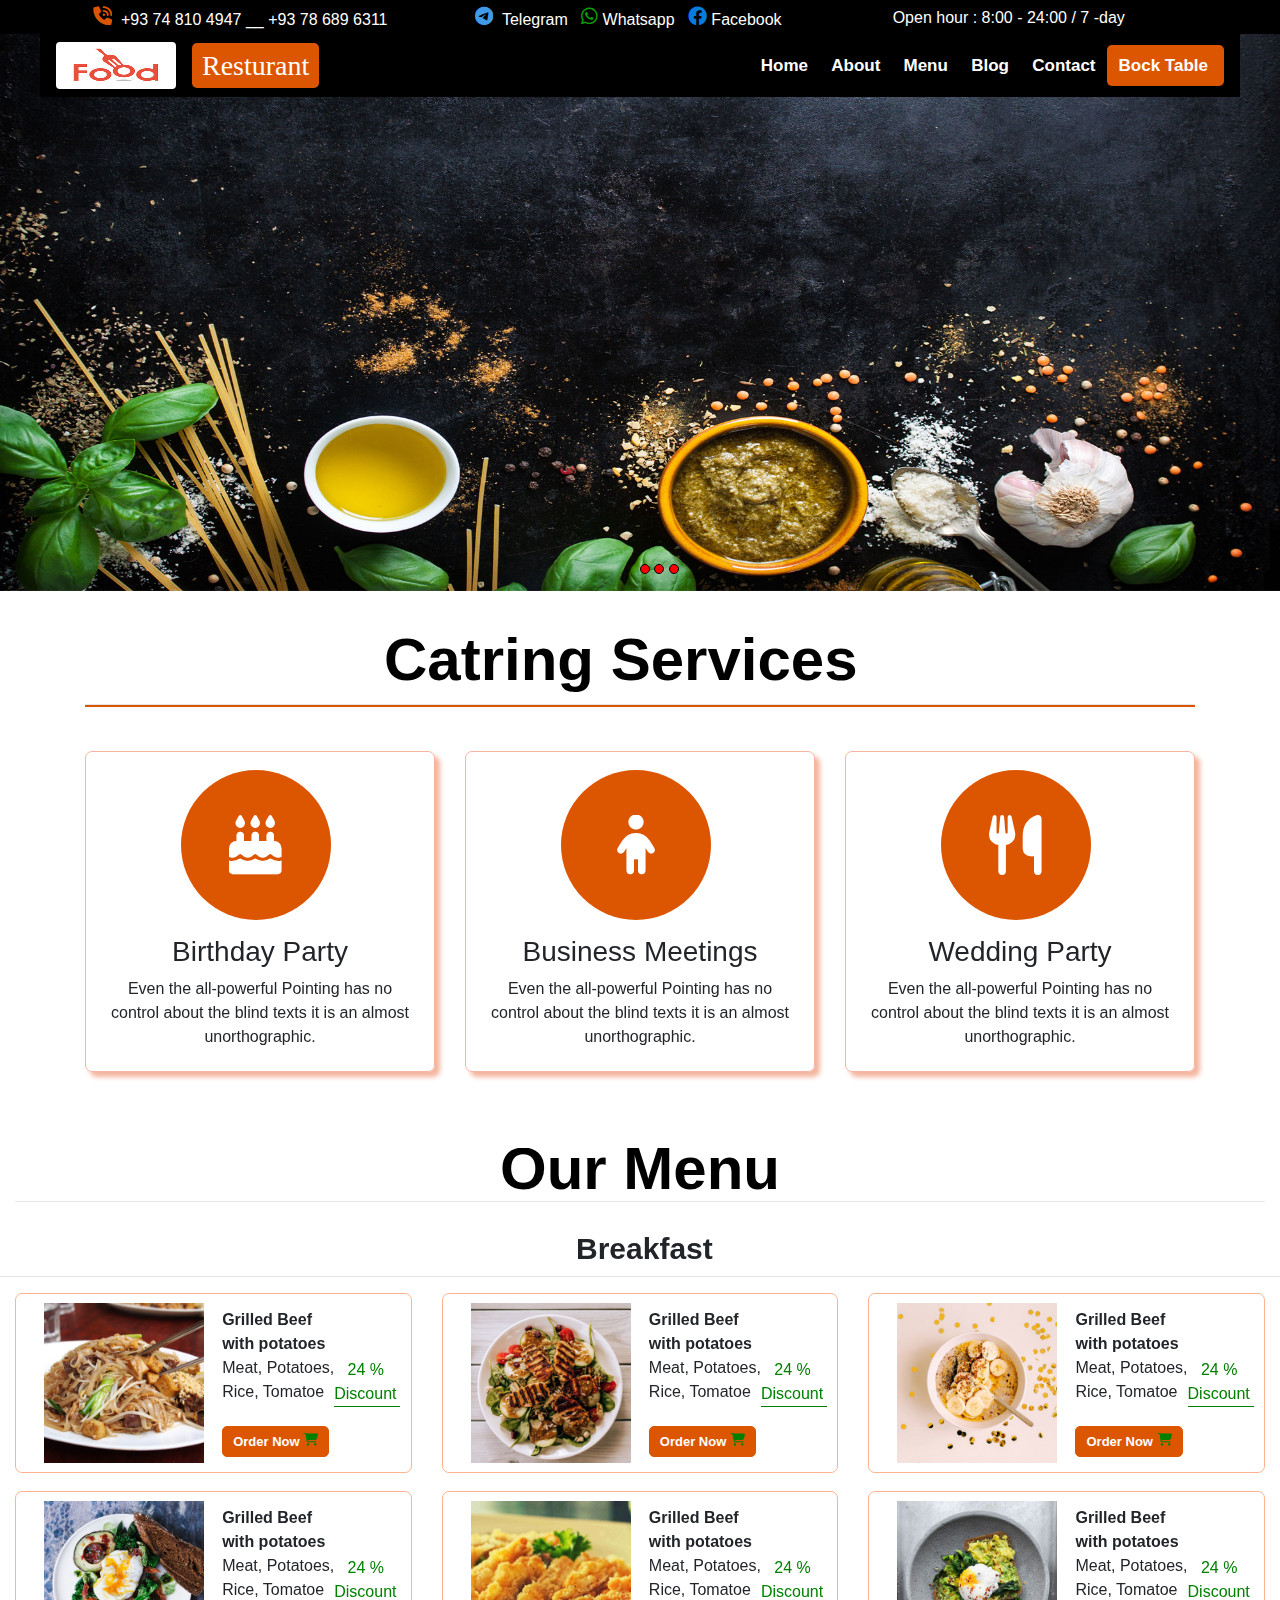
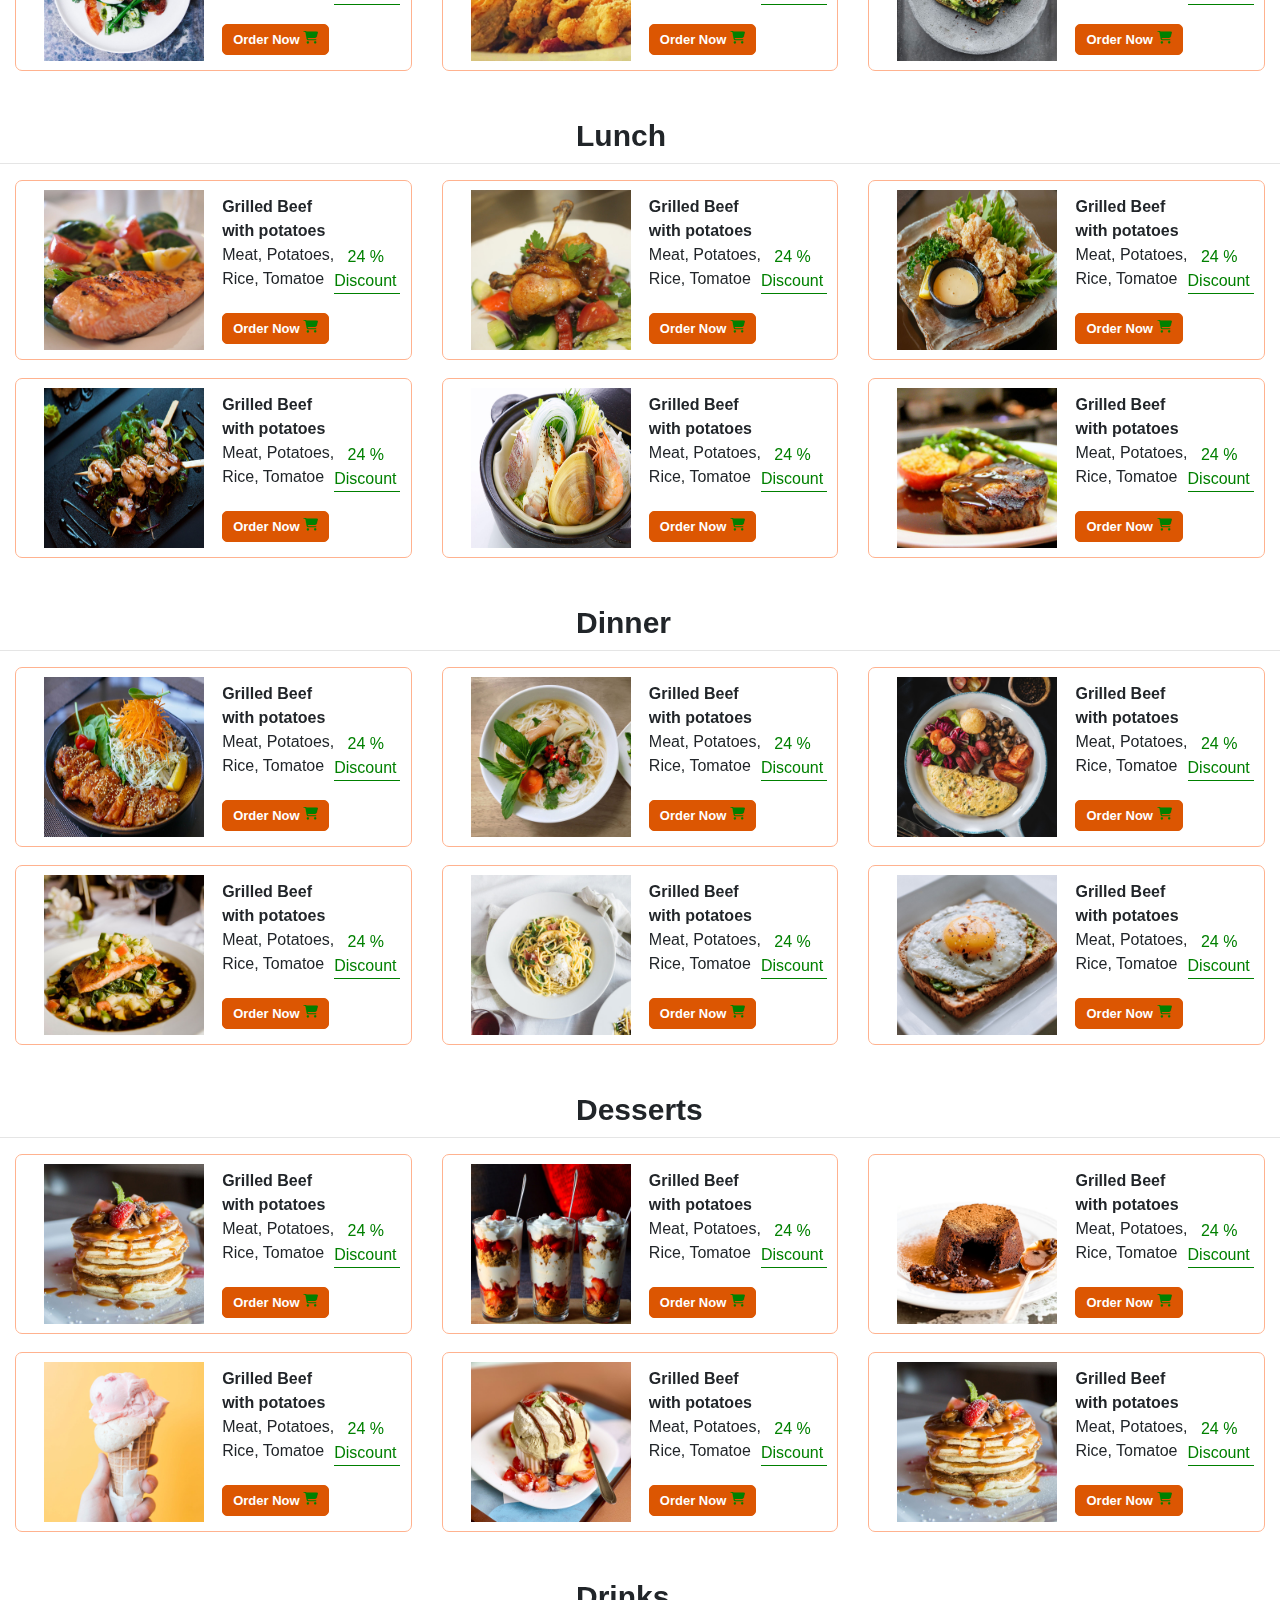
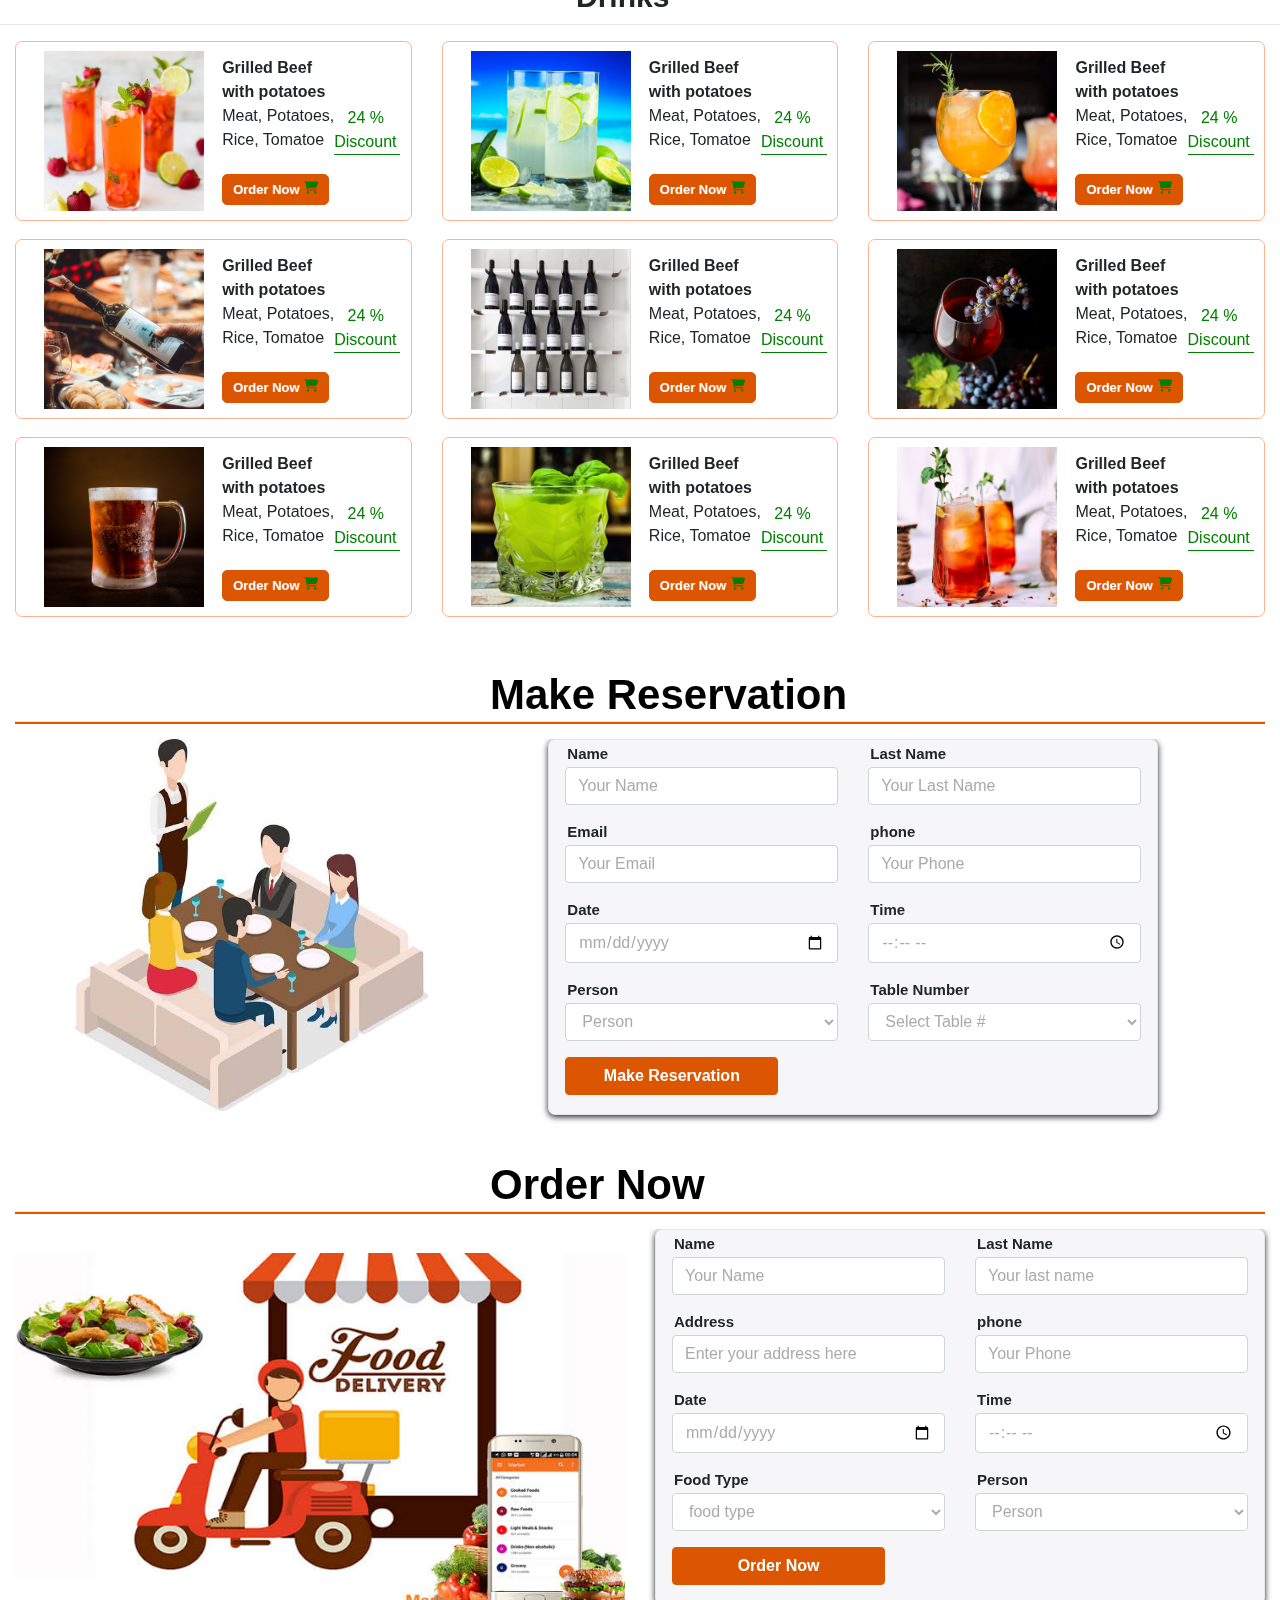
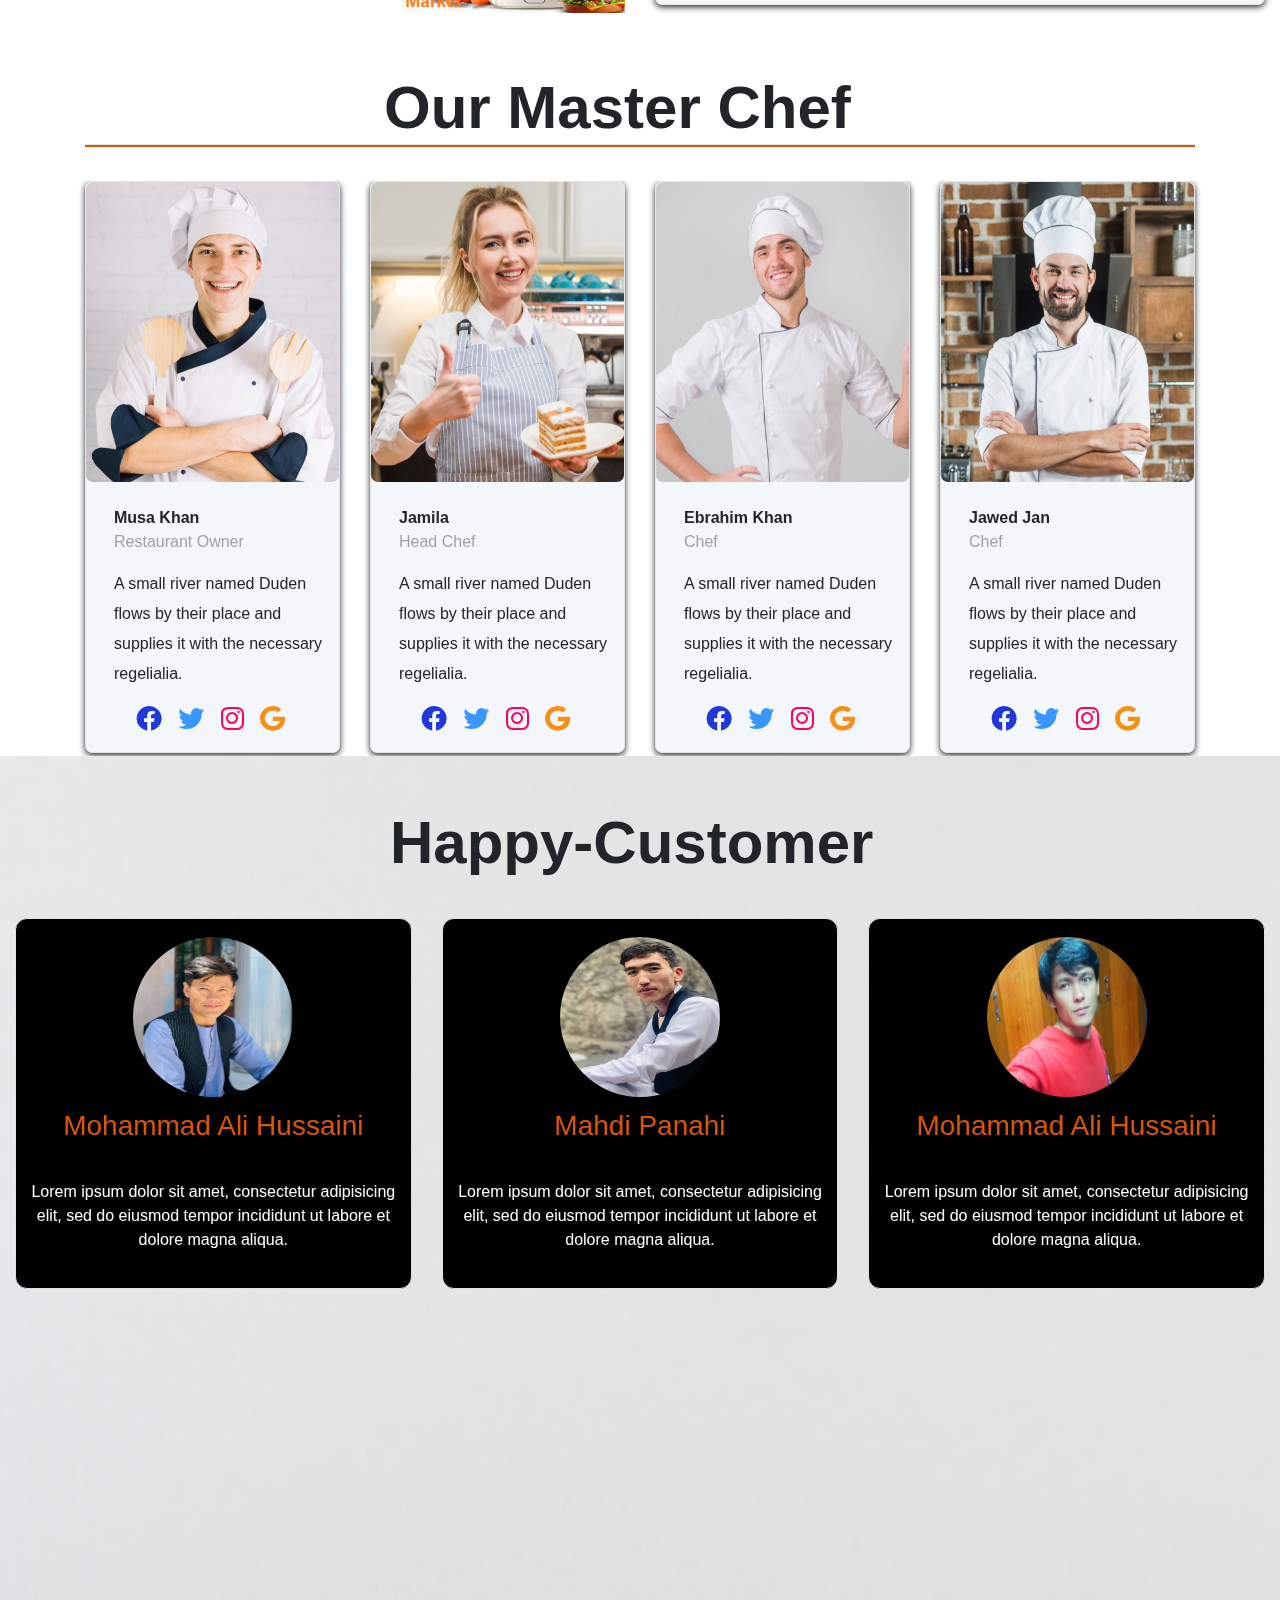
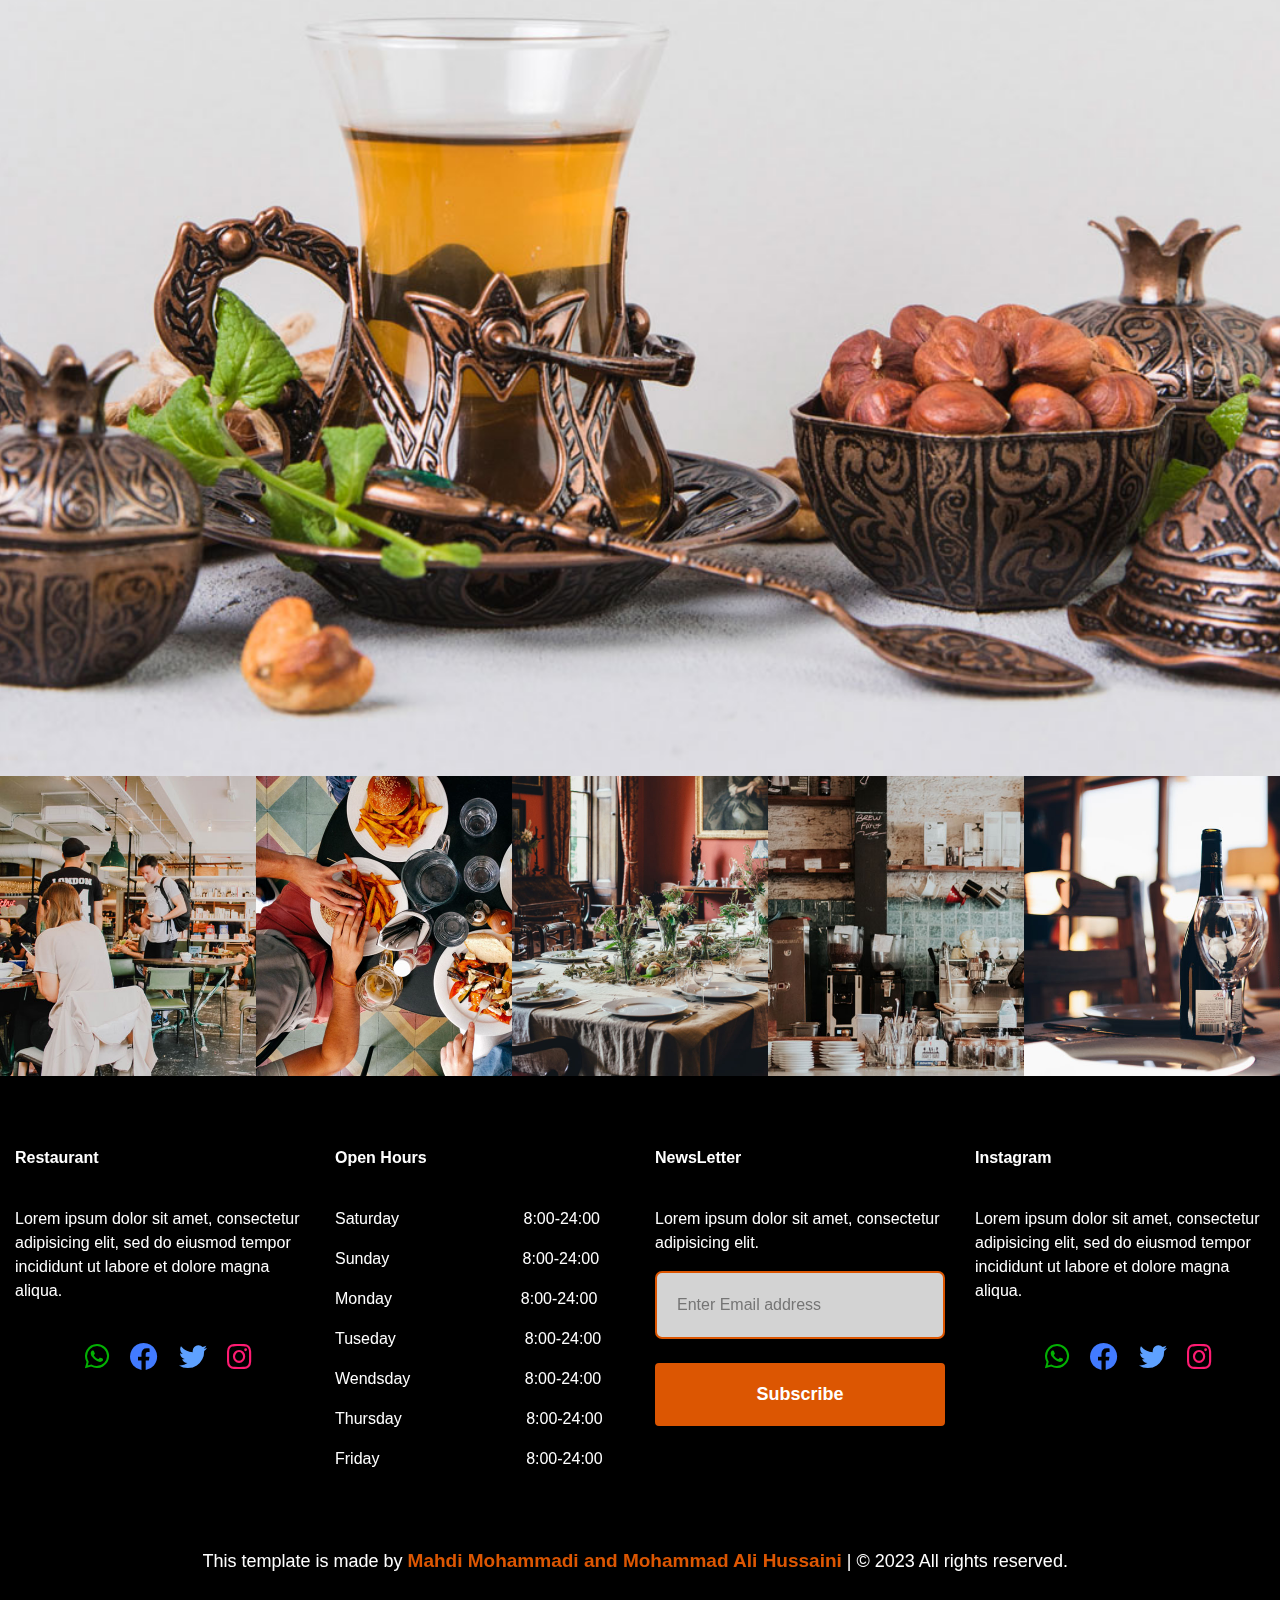
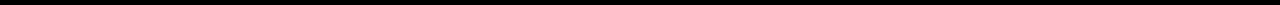
<file: HTML/index.html>
<!DOCTYPE html>
<html lang="en">
<head>
  <meta charset="UTF-8">
  <meta name="viewport" content="width=device-width, initial-scale=1.0">
  <meta name="Authors" content="Mohammad Ali Hussaini & Mahdi Mohammadi">
  <title>Home</title>
  <link rel="shortcut icon" href="../images/logo.png" type="image/x-icon">
  <link rel="stylesheet" href="../StyleCSS/style.css">
  <link rel="stylesheet" href="../bootstrap/bootstrap.min.css">
  <link rel="stylesheet" href="../fontawesome-free-6.4.0-web/fontawesome-free-6.4.0-web/css/all.min.css">
</head>
<body>

  <!---------------------- Start Brands Logo -------------------------->
   <div id="logo" class="contianer-fluid" >
    <div id="logobar" class="row">
      <div class="col"><span ><i class="fa-solid fa-phone-volume fa-beat-fade" style="color: rgb(220, 86, 2);margin-left: 35px;font-size: 19px;"></i>&nbsp; +93 74 810 4947 __ +93 78 689 6311</span></div>
      <div class="col"><span  ><i class="fa-brands fa-telegram" style="color: rgb(63, 154, 233); font-size: 19px;"></i>&nbsp; Telegram&nbsp;&nbsp;&nbsp;<i class="fa-brands fa-whatsapp" style="color: rgb(11, 160, 3); font-size: 19px;"></i>&nbsp;Whatsapp&nbsp;&nbsp;&nbsp;<i class="fa-brands fa-facebook" style="color: rgb(7, 123, 224); font-size: 19px;"></i>&nbsp;Facebook</span></div>
      <div class="col"><span >Open hour : 8:00 - 24:00 / 7 -day</span></div>
    </div>
   </div>
   <!--------------------- End Brands Logo ----------------------------->

   <!--------------------- Start Menue --------------------------------->
    <div id="hh" class="container">
      <nav class="navbar navbar-expand-lg menu "id=ali>
        <a href="" class="navbar-brand btn bg2" style="width: 120px; height: 47px;"><img src="../images/logo.png" style="width: 100%; height: 100%;" alt=""></a>
        <a href=""><h3>Resturant</h3></a>
        <button class="navbar-toggler nav-button" data-toggle="collapse" data-target="#mahdi">
         <div class="line1 bg-light"></div>
         <div class="line2 bg-light"></div>
         <div class="line3 bg-light"></div>
        </button>     
       <div class="collapse navbar-collapse" id="mahdi">
        <ul class="navbar-nav ml-auto sub-menu" >
          <li class="nav-item"><a href="#" class="nav-link">Home</a></li>
          <li class="nav-item"><a href="about.html" class="nav-link">About</a></li>
          <li class="nav-item"><a href="menu.html" class="nav-link">Menu</a></li>
          <li class="nav-item"><a href="blog.html" class="nav-link">Blog</a></li>
          <li class="nav-item"><a href="contact.html" class="nav-link">Contact</a></li>
          <li class="nav-item bg"><a href="bock.html" class="nav-link">Bock Table</a></li>
        </ul> 
       </div>
      </nav>
    </div>
   <!-------------------End Menui-----------------------  -->
   <!-----------------------slider------------------------------------ -->
    <div class="carousel slide carousel-fade" data-interval="2000" id="carousel" data-ride="carousel">
      <div class="carousel-inner">
        <div class="carousel-item active">
          <img src="../images/bgn_1.jpg"class="w-100 d-block" id="slide1" alt="">
        </div>
         <div class="carousel-item">
          <img src="../images/bgn_2.jpg" class="w-100 d-block" id="slide2"  alt="">
        </div>
         <div class="carousel-item">
          <img src="../images/bgn_3.jpg" class="w-100 d-block" id="slide3"  alt="">
        </div>
      </div>
      <span class="circle1"></span>
    <span class="circle2"></span>
    <span class="circle3"></span>
    </div>

   <!-- ---------------------End--slider------------------------------------ -->
   <!-- ---------------------------catring services--------------------------- -->
   
   <span  class="catring"><b>Catring Services</b></span>
   
    <div class="container">
      <hr class="hr">
      <div class="row">
        <div class="col-xl-4">
          <div class="card1">
            <span class="circle-card1"> <i class="fa fa-birthday-cake" style="color:white" aria-hidden="true"></i></i></span>
            <h3 style="overflow-y: hidden;margin-top: 15px;">Birthday Party</h3>
            <p style="z-index:-33">Even the all-powerful Pointing has no control about the blind texts it is an almost unorthographic.</p>
          </div>
        </div>
        <div class="col-xl-4">
          <div class="card2">
            <span class="circle-card1"> <i class="fa fa-child" style="color:white" aria-hidden="true"></i></i></span>
            <h3 style="overflow-y: hidden;margin-top: 15px;">Business Meetings</h3>
            <p style="z-index:-33999999999999">Even the all-powerful Pointing has no control about the blind texts it is an almost unorthographic.</p>
          </div>
        </div>
        <div class="col-xl-4">
         <div class="card3">
           <span class="circle-card1"> <i class="fa fa-cutlery" style="color:white" aria-hidden="true"></i></i></span>
           <h3 style="overflow-y: hidden;margin-top: 15px;">Wedding Party</h3>
           <p style="z-index:-33">Even the all-powerful Pointing has no control about the blind texts it is an almost unorthographic.</p>
         </div>
        </div>
      </div>
    </div>
   <!-- --------------------------end-catring services--------------------------- -->
   <!-- ------------------------our menu------------------------- -->
   <div class="container-fluid" id="men">
    <span  class="our-menu"><b>Our Menu</b></span><hr class="hrm">
  </div>
   <span  class="breakfast"><b>Breakfast</b></span><hr id="line">
   <div class="container-fluid">
    <div class="row">
      <div class="col-xl-4 col-md-6">
        <div style="overflow-y: hidden; " class="flex" id="flex23">
          <div id="ph"><img src="../images/breakfast-1.jpg" alt=""></div>
          <div class="flex2">
            <span ><b>  Grilled Beef   <br>  with potatoes</b></span>
            <p>Meat, Potatoes,<br> Rice, Tomatoe</p>
            <button id="orderBtn">Order Now <i class="fa fa-shopping-cart"></i></button>
          </div>
          <span class="persentages" >&nbsp;&nbsp; 24 % <br>Discount</span>    
          </div>
      </div>
      <div class="col-xl-4 col-md-6">
        <div class="flex" id="flex23">
          <div id="ph"><img src="../images/breakfast-2.jpg" alt=""></div>
          <div class="flex2">
            <span><b> Grilled Beef  <br>  with potatoes</b></span>
            <p>Meat, Potatoes,<br> Rice, Tomatoe</p>
            <button id="orderBtn">Order Now <i class="fa fa-shopping-cart"></i></button>
          </div>
          <span class="persentages" >&nbsp;&nbsp; 24 % <br>Discount</span>
        </div>
      </div>
     <div class="col-xl-4 col-md-6">
        <div id="flex23" class="flex">
          <div id="ph"><img src="../images/breakfast-3.jpg" alt=""></div>
          <div class="flex2">
            <span><b> Grilled Beef  <br>  with potatoes</b></span>
            <p>Meat, Potatoes,<br> Rice, Tomatoe</p>
            <button id="orderBtn">Order Now <i class="fa fa-shopping-cart"></i></button>
          </div>
          <span class="persentages" >&nbsp;&nbsp; 24 % <br>Discount</span>
        </div>
      </div>
      <div class="col-xl-4 col-md-6">
        <div id="flex23" class="flex">
          <div id="ph"><img src="../images/breakfast-4.jpg" alt=""></div>
          <div class="flex2">
            <span><b> Grilled Beef  <br>  with potatoes</b></span>
            <p>Meat, Potatoes,<br> Rice, Tomatoe</p>
            <button id="orderBtn">Order Now <i class="fa fa-shopping-cart"></i></button>
          </div>
          <span class="persentages" >&nbsp;&nbsp; 24 % <br>Discount</span>
        </div>
      </div>
      <div class="col-xl-4 col-md-6">
        <div id="flex23" class="flex">
          <div id="ph"><img src="../images/breakfast-5.jpg" alt=""></div>
          <div class="flex2">
            <span><b> Grilled Beef  <br>  with potatoes</b></span>
            <p>Meat, Potatoes,<br> Rice, Tomatoe</p>
            <button id="orderBtn">Order Now <i class="fa fa-shopping-cart"></i></button>
          </div>
          <span class="persentages" >&nbsp;&nbsp; 24 % <br>Discount</span>
        </div>
      </div>
      <div class="col-xl-4 col-md-6">
        <div id="flex23" class="flex">
          <div id="ph"><img src="../images/breakfast-6.jpg" alt=""></div>
          <div class="flex2">
            <span><b> Grilled Beef  <br>  with potatoes</b></span>
            <p>Meat, Potatoes,<br> Rice, Tomatoe</p>
            <button id="orderBtn">Order Now <i class="fa fa-shopping-cart"></i></button>
          </div>
          <span class="persentages" >&nbsp;&nbsp; 24 % <br>Discount</span>
        </div>
      </div>
</div>
   </div>
   <span  class="breakfast"><b>Lunch</b></span><hr id="line">
   <div class="container-fluid">
    <div class="row">
      <div class="col-xl-4 col-md-6">
        <div style="overflow-y: hidden;" class="flex" id="flex23">
          <div id="ph"><img src="../images/lunch-1.jpg" alt=""></div>
          <div class="flex2">
            <span ><b>  Grilled Beef   <br>  with potatoes</b></span>
            <p>Meat, Potatoes,<br> Rice, Tomatoe</p>
            <button id="orderBtn">Order Now <i class="fa fa-shopping-cart"></i></button>
          </div>
          <span class="persentages" >&nbsp;&nbsp; 24 % <br>Discount</span>
        </div>
      </div>
      <div class="col-xl-4 col-md-6">
        <div class="flex" id="flex23">
          <div id="ph"><img src="../images/lunch-2.jpg" alt=""></div>
          <div class="flex2">
            <span><b> Grilled Beef  <br>  with potatoes</b></span>
            <p>Meat, Potatoes,<br> Rice, Tomatoe</p>
            <button id="orderBtn">Order Now <i class="fa fa-shopping-cart"></i></button>
          </div>
          <span class="persentages" >&nbsp;&nbsp; 24 % <br>Discount</span>
        </div>
      </div>
     <div class="col-xl-4 col-md-6">
        <div id="flex23" class="flex">
          <div id="ph"><img src="../images/lunch-3.jpg" alt=""></div>
          <div class="flex2">
            <span><b> Grilled Beef  <br>  with potatoes</b></span>
            <p>Meat, Potatoes,<br> Rice, Tomatoe</p>
            <button id="orderBtn">Order Now <i class="fa fa-shopping-cart"></i></button>
          </div>
          <span class="persentages" >&nbsp;&nbsp; 24 % <br>Discount</span>
        </div>
      </div>
      <div class="col-xl-4 col-md-6">
        <div id="flex23" class="flex">
          <div id="ph"><img src="../images/lunch-4.jpg" alt=""></div>
          <div class="flex2">
            <span><b> Grilled Beef  <br>  with potatoes</b></span>
            <p>Meat, Potatoes,<br> Rice, Tomatoe</p>
            <button id="orderBtn">Order Now <i class="fa fa-shopping-cart"></i></button>
          </div>
          <span class="persentages" >&nbsp;&nbsp; 24 % <br>Discount</span>
        </div>
      </div>
      <div class="col-xl-4 col-md-6">
        <div id="flex23" class="flex">
          <div id="ph"><img src="../images/lunch-5.jpg" alt=""></div>
          <div class="flex2">
            <span><b> Grilled Beef  <br>  with potatoes</b></span>
            <p>Meat, Potatoes,<br> Rice, Tomatoe</p>
            <button id="orderBtn">Order Now <i class="fa fa-shopping-cart"></i></button>
          </div>
          <span class="persentages" >&nbsp;&nbsp; 24 % <br>Discount</span>
        </div>
      </div>
      <div class="col-xl-4 col-md-6">
        <div id="flex23" class="flex">
          <div id="ph"><img src="../images/lunch-6.jpg" alt=""></div>
          <div class="flex2">
            <span><b> Grilled Beef  <br>  with potatoes</b></span>
            <p>Meat, Potatoes,<br> Rice, Tomatoe</p>
            <button id="orderBtn">Order Now <i class="fa fa-shopping-cart"></i></button>
          </div>
          <span class="persentages" >&nbsp;&nbsp; 24 % <br>Discount</span>
        </div>
      </div>
</div>
   </div>

   <span  class="breakfast"><b>Dinner</b></span><hr id="line">
   <div class="container-fluid">
    <div class="row">
      <div class="col-xl-4 col-md-6">
        <div style="overflow-y: hidden;" class="flex" id="flex23">
          <div id="ph"><img src="../images/dinner-1.jpg" alt=""></div>
          <div class="flex2">
            <span ><b>  Grilled Beef   <br>  with potatoes</b></span>
            <p>Meat, Potatoes,<br> Rice, Tomatoe</p>
            <button id="orderBtn">Order Now <i class="fa fa-shopping-cart"></i></button>
          </div>
          <span class="persentages" >&nbsp;&nbsp; 24 % <br>Discount</span>
        </div>
      </div>
      <div class="col-xl-4 col-md-6">
        <div class="flex" id="flex23">
          <div id="ph"><img src="../images/dinner-2.jpg" alt=""></div>
          <div class="flex2">
            <span><b> Grilled Beef  <br>  with potatoes</b></span>
            <p>Meat, Potatoes,<br> Rice, Tomatoe</p>
            <button id="orderBtn">Order Now <i class="fa fa-shopping-cart"></i></button>
          </div>
          <span class="persentages" >&nbsp;&nbsp; 24 % <br>Discount</span>
        </div>
      </div>
     <div class="col-xl-4 col-md-6">
        <div id="flex23" class="flex">
          <div id="ph"><img src="../images/dinner-3.jpg" alt=""></div>
          <div class="flex2">
            <span><b> Grilled Beef  <br>  with potatoes</b></span>
            <p>Meat, Potatoes,<br> Rice, Tomatoe</p>
            <button id="orderBtn">Order Now <i class="fa fa-shopping-cart"></i></button>
          </div>
          <span class="persentages" >&nbsp;&nbsp; 24 % <br>Discount</span>
        </div>
      </div>
      <div class="col-xl-4 col-md-6">
        <div id="flex23" class="flex">
          <div id="ph"><img src="../images/dinner-4.jpg" alt=""></div>
          <div class="flex2">
            <span><b> Grilled Beef  <br>  with potatoes</b></span>
            <p>Meat, Potatoes,<br> Rice, Tomatoe</p>
            <button id="orderBtn">Order Now <i class="fa fa-shopping-cart"></i></button>
          </div>
          <span class="persentages" >&nbsp;&nbsp; 24 % <br>Discount</span>
        </div>
      </div>
      <div class="col-xl-4 col-md-6">
        <div id="flex23" class="flex">
          <div id="ph"><img src="../images/dinner-5.jpg" alt=""></div>
          <div class="flex2">
            <span><b> Grilled Beef  <br>  with potatoes</b></span>
            <p>Meat, Potatoes,<br> Rice, Tomatoe</p>
            <button id="orderBtn">Order Now <i class="fa fa-shopping-cart"></i></button>
          </div>
          <span class="persentages" >&nbsp;&nbsp; 24 % <br>Discount</span>
        </div>
      </div>
      <div class="col-xl-4 col-md-6">
        <div id="flex23" class="flex">
          <div id="ph"><img src="../images/dinner-6.jpg" alt=""></div>
          <div class="flex2">
            <span><b> Grilled Beef  <br>  with potatoes</b></span>
            <p>Meat, Potatoes,<br> Rice, Tomatoe</p>
            <button id="orderBtn">Order Now <i class="fa fa-shopping-cart"></i></button>
          </div>
          <span class="persentages" >&nbsp;&nbsp; 24 % <br>Discount</span>
        </div>
      </div>
</div>
   </div>

   <span  class="breakfast"><b>Desserts</b></span><hr id="line">
   <div class="container-fluid">
    <div class="row">
      <div class="col-xl-4 col-md-6">
        <div style="overflow-y: hidden;" class="flex" id="flex23">
          <div id="ph"><img src="../images/dessert-1.jpg" alt=""></div>
          <div class="flex2">
            <span ><b>  Grilled Beef   <br>  with potatoes</b></span>
            <p>Meat, Potatoes,<br> Rice, Tomatoe</p>
            <button id="orderBtn">Order Now <i class="fa fa-shopping-cart"></i></button>
          </div>
          <span class="persentages" >&nbsp;&nbsp; 24 % <br>Discount</span>
        </div>
      </div>
      <div class="col-xl-4 col-md-6">
        <div class="flex" id="flex23">
          <div id="ph"><img src="../images/dessert-2.jpg" alt=""></div>
          <div class="flex2">
            <span><b> Grilled Beef  <br>  with potatoes</b></span>
            <p>Meat, Potatoes,<br> Rice, Tomatoe</p>
            <button id="orderBtn">Order Now <i class="fa fa-shopping-cart"></i></button>
          </div>
          <span class="persentages" >&nbsp;&nbsp; 24 % <br>Discount</span>
        </div>
      </div>
     <div class="col-xl-4 col-md-6">
        <div id="flex23" class="flex">
          <div id="ph"><img src="../images/dessert-3.jpg" alt=""></div>
          <div class="flex2">
            <span><b> Grilled Beef  <br>  with potatoes</b></span>
            <p>Meat, Potatoes,<br> Rice, Tomatoe</p>
            <button id="orderBtn">Order Now <i class="fa fa-shopping-cart"></i></button>
          </div>
          <span class="persentages" >&nbsp;&nbsp; 24 % <br>Discount</span>
        </div>
      </div>
      <div class="col-xl-4 col-md-6">
        <div id="flex23" class="flex">
          <div id="ph"><img src="../images/dessert-4.jpg" alt=""></div>
          <div class="flex2">
            <span><b> Grilled Beef  <br>  with potatoes</b></span>
            <p>Meat, Potatoes,<br> Rice, Tomatoe</p>
            <button id="orderBtn">Order Now <i class="fa fa-shopping-cart"></i></button>
          </div>
          <span class="persentages" >&nbsp;&nbsp; 24 % <br>Discount</span>
        </div>
      </div>
      <div class="col-xl-4 col-md-6">
        <div id="flex23" class="flex">
          <div id="ph"><img src="../images/dessert-5.jpg" alt=""></div>
          <div class="flex2">
            <span><b> Grilled Beef  <br>  with potatoes</b></span>
            <p>Meat, Potatoes,<br> Rice, Tomatoe</p>
            <button id="orderBtn">Order Now <i class="fa fa-shopping-cart"></i></button>
          </div>
          <span class="persentages" >&nbsp;&nbsp; 24 % <br>Discount</span>
        </div>
      </div>
      <div class="col-xl-4 col-md-6">
        <div id="flex23" class="flex">
          <div id="ph"><img src="../images/dessert-1.jpg" alt=""></div>
          <div class="flex2">
            <span><b> Grilled Beef  <br>  with potatoes</b></span>
            <p>Meat, Potatoes,<br> Rice, Tomatoe</p>
            <button id="orderBtn">Order Now <i class="fa fa-shopping-cart"></i></button>
          </div>
          <span class="persentages" >&nbsp;&nbsp; 24 % <br>Discount</span>
        </div>
      </div>
</div>
   </div>
   <span  class="breakfast"><b>Drinks</b></span><hr id="line">
   <div class="container-fluid">
    <div class="row">
      <div class="col-xl-4 col-md-6">
        <div style="overflow-y: hidden;" class="flex" id="flex23">
          <div id="ph"><img src="../images/drink-1.jpg" alt=""></div>
          <div class="flex2">
            <span ><b>  Grilled Beef   <br>  with potatoes</b></span>
            <p>Meat, Potatoes,<br> Rice, Tomatoe</p>
            <button id="orderBtn">Order Now <i class="fa fa-shopping-cart"></i></button>
          </div>
          <span class="persentages" >&nbsp;&nbsp; 24 % <br>Discount</span>
        </div>
      </div>
      <div class="col-xl-4 col-md-6">
        <div class="flex" id="flex23">
          <div id="ph"><img src="../images/drink-2.jpg" alt=""></div>
          <div class="flex2">
            <span><b> Grilled Beef  <br>  with potatoes</b></span>
            <p>Meat, Potatoes,<br> Rice, Tomatoe</p>
            <button id="orderBtn">Order Now <i class="fa fa-shopping-cart"></i></button>
          </div>
          <span class="persentages" >&nbsp;&nbsp; 24 % <br>Discount</span>
        </div>
      </div>
     <div class="col-xl-4 col-md-6">
        <div id="flex23" class="flex">
          <div id="ph"><img src="../images/drink-3.jpg" alt=""></div>
          <div class="flex2">
            <span><b> Grilled Beef  <br>  with potatoes</b></span>
            <p>Meat, Potatoes,<br> Rice, Tomatoe</p>
            <button id="orderBtn">Order Now <i class="fa fa-shopping-cart"></i></button>
          </div>
          <span class="persentages" >&nbsp;&nbsp; 24 % <br>Discount</span>
        </div>
      </div>
      <div class="col-xl-4 col-md-6">
        <div style="overflow-y: hidden;" class="flex" id="flex23">
          <div id="ph"><img src="../images/wine-1.jpg" alt=""></div>
          <div class="flex2">
            <span ><b>  Grilled Beef   <br>  with potatoes</b></span>
            <p>Meat, Potatoes,<br> Rice, Tomatoe</p>
            <button id="orderBtn">Order Now <i class="fa fa-shopping-cart"></i></button>
          </div>
          <span class="persentages" >&nbsp;&nbsp; 24 % <br>Discount</span>
        </div>
      </div>
      <div class="col-xl-4 col-md-6">
        <div class="flex" id="flex23">
          <div id="ph"><img src="../images/wine-2.jpg" alt=""></div>
          <div class="flex2">
            <span><b> Grilled Beef  <br>  with potatoes</b></span>
            <p>Meat, Potatoes,<br> Rice, Tomatoe</p>
            <button id="orderBtn">Order Now <i class="fa fa-shopping-cart"></i></button>
          </div>
          <span class="persentages" >&nbsp;&nbsp; 24 % <br>Discount</span>
        </div>
      </div>
     <div class="col-xl-4 col-md-6">
        <div id="flex23" class="flex">
          <div id="ph"><img src="../images/wine-3.jpg" alt=""></div>
          <div class="flex2">
            <span><b> Grilled Beef  <br>  with potatoes</b></span>
            <p>Meat, Potatoes,<br> Rice, Tomatoe</p>
            <button id="orderBtn">Order Now <i class="fa fa-shopping-cart"></i></button>
          </div>
          <span class="persentages" >&nbsp;&nbsp; 24 % <br>Discount</span>
        </div>
      </div>
      <div class="col-xl-4 col-md-6">
        <div style="overflow-y: hidden;" class="flex" id="flex23">
          <div id="ph"><img src="../images/drink-4.jpg" alt=""></div>
          <div class="flex2">
            <span ><b>  Grilled Beef   <br>  with potatoes</b></span>
            <p>Meat, Potatoes,<br> Rice, Tomatoe</p>
            <button id="orderBtn">Order Now <i class="fa fa-shopping-cart"></i></button>
          </div>
          <span class="persentages" >&nbsp;&nbsp; 24 % <br>Discount</span>
        </div>
      </div>
      <div class="col-xl-4 col-md-6">
        <div class="flex" id="flex23">
          <div id="ph"><img src="../images/drink-5.jpg" alt=""></div>
          <div class="flex2">
            <span><b> Grilled Beef  <br>  with potatoes</b></span>
            <p>Meat, Potatoes,<br> Rice, Tomatoe</p>
            <button id="orderBtn">Order Now <i class="fa fa-shopping-cart"></i></button>
          </div>
          <span class="persentages" >&nbsp;&nbsp; 24 % <br>Discount</span>
        </div>
      </div>
     <div class="col-xl-4 col-md-6">
        <div id="flex23" class="flex">
          <div id="ph"><img src="../images/drink-6.jpg" alt=""></div>
          <div class="flex2">
            <span><b> Grilled Beef  <br>  with potatoes</b></span>
            <p>Meat, Potatoes,<br> Rice, Tomatoe</p>
            <button id="orderBtn">Order Now <i class="fa fa-shopping-cart"></i></button>
          </div>
          <span class="persentages" >&nbsp;&nbsp; 24 % <br>Discount</span>
        </div>
      </div>
    </div>
  </div>
   <!-- ---------------------end---our menu------------------------- -->

   <!-------------------------Make Reservation---------------------------->
   <section class="Maker">
    <div class="container-fluid">
     <span  class="make"><b>Make Reservation</b></span>
     <hr class="hr">
    <div class="row row-form">
     <div class="col-md-5">
      <img src="../images/res.jpeg" alt="" style="width: 70%; margin-left: 12%;">
    </div> 
     <div class="col-md-6 form">
       <form action="#" method="get">
         <div class="row">
           <div class="col-md-6">
             <div class="form-group">
               <label for="name">Name</label><br>
               <input type="text" class="form-control" name="name" id="name" placeholder="Your Name" required>
             </div>
           </div>

           <div class="col-md-6">
            <div class="form-group">
              <label for="lastName">Last Name</label><br>
              <input type="text" class="form-control" name="lastName" id="name" placeholder="Your Last Name" required>
            </div>
          </div>
 
           <div class="col-md-6">
             <div class="form-group">
               <label for="name">Email</label><br>
               <input type="email" class="form-control" name="email" id="email" placeholder="Your Email" required>
             </div>
           </div>
 
           <div class="col-md-6">
             <div class="form-group">
               <label for="name">phone</label><br>
               <input type="number" class="form-control" name="number" id="number" placeholder="Your Phone" required>
             </div>
           </div>
 
           <div class="col-md-6">
             <div class="form-group">
               <label for="name">Date</label><br>
               <input type="date" class="form-control" name="date" id="date" placeholder="Date" required>
             </div>
           </div>
 
           <div class="col-md-6">
             <div class="form-group">
               <label for="name">Time</label><br>
               <input type="time" class="form-control" name="time" id="time" placeholder="Time" required>
             </div>
           </div>
 
           <div class="col-md-6">
             <div class="form-group">
               <label for="name">Person</label><br>
               <div class="select">
                 <select class="form-control" name="" id="sele" required>
                   <option value="">Person</option>
                   <option value="">1 - 2</option>
                   <option value="">2 - 4</option>
                   <option value="">4 - 6</option>
                   <option value="">6 - 8</option>
                   <option value="">8 - 10</option>
                   <option value="">10 - 12</option>
                   <option value="">10 - 12</option>
                   <option value="">12 - 16</option>
                   <option value="">16 - 20</option>
                 </select>
               </div>
             </div>
           </div>

           <div class="col-md-6">
            <div class="form-group">
              <label for="name">Table Number</label><br>
              <div class="select">
                <select class="form-control" name="" id="sele" required>
                  <option value="">Select Table #</option>
                  <option value="">A 1</option>
                  <option value="">A 2</option>
                  <option value="">A 3</option>
                  <option value="">A 4</option>
                  <option value="">A 5</option>
                  <option value="">A 6</option>
                  <option value="">A 7</option>
                  <option value="">A 8</option>
                  <option value="">A 9</option>
                  <option value="">A10</option>
                  <option value="">B 1</option>
                  <option value="">B 2</option>
                  <option value="">B 3</option>
                  <option value="">B 4</option>
                  <option value="">B 5</option>
                  <option value="">B 6</option>
                  <option value="">B 7</option>
                  <option value="">B 8</option>
                  <option value="">B 9</option>
                  <option value="">B10</option>
                </select>
              </div>
            </div>
          </div>
 
           <div class="col-md-12">
             <div class="form-group">
               <input type="submit" name="submit" id="submit" value="Make Reservation" class="btn btn-primary">
             </div>
           </div>
 
         </div>
       </form>
     </div>
    </div>
    </div>
   </section>


<!---------------Order Now--------------------->
<section class="Maker">
  <div class="container-fluid">
   <span  class="make"><b>Order Now</b></span>
   <hr class="hr">
  <div class="row row-form">
   <div class="col-md-6">
    <img src="../images/ord.jpeg" alt="" style="width: 100%; margin-top: 4%;">
   </div> 
   <div class="col-md-6 form">
     <form action="#" method="get">
       <div class="row">
         <div class="col-md-6">
           <div class="form-group">
             <label for="name">Name</label><br>
             <input type="text" class="form-control" name="name" id="name" placeholder="Your Name">
           </div>
         </div>
         <div class="col-md-6">
          <div class="form-group">
            <label for="name">Last Name</label><br>
            <input type="text" class="form-control" name="lastName" id="lastName" placeholder="Your last name">
          </div>
        </div>

        <div class="col-md-6">
          <div class="form-group">
            <label for="name">Address</label><br>
            <input type="text" class="form-control" name="lastName" id="lastName" placeholder="Enter your address here">
          </div>
        </div>

         <div class="col-md-6">
           <div class="form-group">
             <label for="name">phone</label><br>
             <input type="number" class="form-control" name="number" id="number" placeholder="Your Phone">
           </div>
         </div>

         <div class="col-md-6">
           <div class="form-group">
             <label for="name">Date</label><br>
             <input type="date" class="form-control" name="date" id="date" placeholder="Date">
           </div>
         </div>

         <div class="col-md-6">
           <div class="form-group">
             <label for="name">Time</label><br>
             <input type="time" class="form-control" name="time" id="time" placeholder="Time">
           </div>
         </div>

         <div class="col-md-6">
          <div class="form-group">
            <label for="name">Food Type</label><br>
            <div class="select">
              <select class="form-control" name="" id="sele">
                <option value="">food type</option>
                <option value="">Kabab</option>
                <option value="">A</option>
                <option value="">B</option>
                <option value="">C</option>
                <option value="">D</option>
              </select>
            </div>
          </div>
        </div>

         <div class="col-md-6">
           <div class="form-group">
             <label for="name">Person</label><br>
             <div class="select">
               <select class="form-control" name="" id="sele">
                 <option value="">Person</option>
                 <option value="">1-2</option>
                 <option value="">2-4</option>
                 <option value="">4-6</option>
                 <option value="">6-8</option>
                 <option value="">8-10</option>
                 <option value="">12-14</option>
                 <option value="">16-20</option>
               </select>
             </div>
           </div>
         </div>

         <div class="col-md-12">
           <div class="form-group">
             <input type="submit" name="submit" id="submit" value="Order Now" class="btn btn-primary">
           </div>
         </div>

       </div>
     </form>
   </div>
  </div>
  </div>
 </section>
<!--------------End Order now  ---------------->
<!--------------------Our Chef----------------->
    <span  class="our-chef"><b>Our Master Chef</b></span>
    <div class="container">
      <hr class="hr">
     <div class="row">
       <div class="col-xl-3 col-md-6">
         <div class="main">
           <img src="../images/chef-1.jpg" alt="">
         <div class="content">
           <b>Musa Khan</b><br><span>Restaurant Owner</span>
         <p class="pra">A small river named Duden flows by their place and supplies it with the necessary regelialia.</p>
         <i style="color:rgb(33, 55, 218); margin-left: 10%;" class="fa-brands fa-facebook"></i>
         <i style="color:rgba(54, 148, 255, 0.985);" class="fa-brands fa-twitter"></i>
         <i style="color:rgb(255, 0, 93);" class="fa-brands fa-instagram"></i>
         <i style="color:rgb(247, 143, 23)" class="fa-brands fa-google"></i>
         </div>
         </div>
       </div>
       <div class="col-xl-3 col-md-6">
         <div class="main">
           <img src="../images/chef-2.jpg" alt="">
         <div class="content">
           <b>Jamila</b><br><span>Head Chef</span>
         <p class="pra"> A small river named Duden flows by their place and supplies it with the necessary regelialia.</p>
         <i style="color:rgb(33, 55, 218); margin-left: 10%;" class="fa-brands fa-facebook"></i>
         <i style="color:rgba(54, 148, 255, 0.985);" class="fa-brands fa-twitter"></i>
         <i style="color:rgb(255, 0, 93);" class="fa-brands fa-instagram"></i>
         <i style="color:rgb(247, 143, 23)" class="fa-brands fa-google"></i>
         </div>
         </div>
       </div>
       <div class="col-xl-3 col-md-6">
         <div class="main">
           <img src="../images/chef-3.jpg" alt="">
        <div class="content">
          <b>Ebrahim Khan</b><br><span>Chef</span>
         <p class="pra">A small river named Duden flows by their place and supplies it with the necessary regelialia.</p>
         <i style="color:rgb(33, 55, 218); margin-left: 10%;" class="fa-brands fa-facebook"></i>
         <i style="color:rgba(54, 148, 255, 0.985);" class="fa-brands fa-twitter"></i>
         <i style="color:rgb(255, 0, 93);" class="fa-brands fa-instagram"></i>
         <i style="color:rgb(247, 143, 23)" class="fa-brands fa-google"></i>
        </div>
         </div>
       </div>
       <div class="col-xl-3 col-md-6">
         <div class="main">
           <img src="../images/chef-4.jpg" alt="">
         <div class="content">
           <b>Jawed Jan</b><br><span>Chef</span>
         <p class="pra">A small river named Duden flows by their place and supplies it with the necessary regelialia.</p>
         <i style="color:rgb(33, 55, 218); margin-left: 10%;" class="fa-brands fa-facebook"></i>
         <i style="color:rgba(54, 148, 255, 0.985);" class="fa-brands fa-twitter"></i>
         <i style="color:rgb(255, 0, 93);" class="fa-brands fa-instagram"></i>
         <i style="color:rgb(247, 143, 23)" class="fa-brands fa-google"></i>
         </div>
         </div>
       </div>
     </div>
    </div>
   <!-----------------------End our chef---------------------------->
   <!-----------------------happy customer---------------------------->
   <div class="container-fluid" id="happy">
     <span  class="happy-header"><b>Happy-Customer</b></span>
    <div class="row">
      <div class="col-xl-4 col-md-6">
        <div class="border">
          <img src="../images/person_1.jpg" alt="">
          <h3 style="overflow-y: hidden;">Mohammad Ali Hussaini</h3>
        <p>Lorem ipsum dolor sit amet, consectetur adipisicing elit, sed do eiusmod tempor incididunt ut labore et dolore magna aliqua.</p>
        </div>
      </div>
      <div class="col-xl-4 col-md-6">
       <div class="border">
         <img src="../images/person_2.jpg" alt="">
         <h3 style="overflow-y: hidden;">Mahdi Panahi</h3>
        <p>Lorem ipsum dolor sit amet, consectetur adipisicing elit, sed do eiusmod tempor incididunt ut labore et dolore magna aliqua.</p>
       </div>
      </div>
      <div class="col-xl-4 ">
        <div class="border">
          <img src="../images/person_3.jpeg" alt="">
          <h3 style="overflow-y: hidden;">Mohammad Ali Hussaini</h3>
        <p>Lorem ipsum dolor sit amet, consectetur adipisicing elit, sed do eiusmod tempor incididunt ut labore et dolore magna aliqua.</p>
        </div>
      </div>
    </div>
   </div>
   <!-----------------------End happy customer---------------------------->
   <!-----------------------gallery---------------------------->
   <section>
    <div class="gallary">
      <img src="../images/insta-1.jpg" alt="Picture">
      <img src="../images/insta-2.jpg" alt="picture">
      <img src="../images/insta-3.jpg" alt="Picture">
      <img src="../images/insta-4.jpg" alt="Picture">
      <img src="../images/insta-5.jpg" alt="picture">
    </div>
   </section>
   <!-----------------------End gallery---------------------------->
   <!-----------------------footer---------------------------->
   <footer>
    <div class="container-fluid">
      <div class="row">
        <div class="col-xl-3 col-lg-6 ">
          <span class="color"><b>Restaurant</b></span>
          <p style="color:white">Lorem ipsum dolor sit amet, consectetur adipisicing elit, sed do eiusmod tempor incididunt ut labore et dolore magna aliqua.</p>
          <div class="icon">
            <i style="color: rgb(3, 177, 3);" class="fa-brands fa-whatsapp"></i>
            <i style="color:rgb(66, 123, 255)" class="fa-brands fa-facebook"></i>
        <i style="color:rgb(94, 161, 255);" class="fa-brands fa-twitter"></i>
        <i style="color:rgb(255, 27, 114);" class="fa-brands fa-instagram"></i>
          </div>
        </div>
        <div class="col-xl-3 col-lg-6">
            <span class="color"><b>Open Hours</b></span>
            <div class="weeks">
          <p class="week">Saturday <span style="color:white" class="hour">8:00-24:00</span></p>
          <p class="week">Sunday &nbsp;&nbsp;<span style="color:white" class="hour">8:00-24:00</span></p>
          <p class="week">Monday &nbsp;<span style="color:white" class="hour">8:00-24:00</span></p>
          <p class="week">Tuseday &nbsp;<span style="color:white" class="hour">8:00-24:00</span></p>
          <p class="week">Wendsday <span style="color:white" class="hour" id="wend">8:00-24:00</span></p>
          <p class="week">Thursday <span style="color:white" class="hour">8:00-24:00</span></p>
          <p class="week">Friday &nbsp;&nbsp;&nbsp;&nbsp;&nbsp;<span style="color:white" class="hour">8:00-24:00</span></p>
          </div>
        </div>
        <div class="col-xl-3 col-lg-6">
          <span class="color"><b>NewsLetter</b></span>
          <p style="color:white">Lorem ipsum dolor sit amet, consectetur adipisicing elit.</p>
          <input type="text" name="email" id="email-footer" placeholder="Enter Email address"><br><br>
          <button id="But" class="btn w-100 py-3" >Subscribe</button>
        </div>
        <div class="col-xl-3 col-lg-6">
          <span class="color"><b>Instagram</b></span>
          <p style="color:white">Lorem ipsum dolor sit amet, consectetur adipisicing elit, sed do eiusmod tempor incididunt ut labore et dolore magna aliqua.</p>
           <div class="icon">
            <i style="color: rgb(3, 177, 3);" class="fa-brands fa-whatsapp"></i>
            <i style="color:rgb(66, 123, 255)" class="fa-brands fa-facebook"></i>
        <i style="color:rgb(94, 161, 255);" class="fa-brands fa-twitter"></i>
        <i style="color:rgb(255, 27, 114);" class="fa-brands fa-instagram"></i>
          </div>
      </div>
    </div>
    <span class="color" id="copyright">This template is made by <span id="developers">Mahdi Mohammadi and Mohammad Ali Hussaini</span> | &copy; 2023 All rights reserved.</span>
   </footer>
   <!-----------------------End footer---------------------------->

   
 <div class="up" style="background-color: rgba(253, 106, 15, 0.899);"><a href=""><i class="k fas fa-arrow-up" style="color:white;z-index: 999999999999999999999999999999999999999999999;overflow-y: hidden;"></i></a></div>

  <script src="../bootstrap/jquery-3.6.1.min.js"></script>
  <script src="../bootstrap/bootstrap.bundle.min.js"></script>
  <script src="../JavaScript/javaScript.js"></script>
</body>
</html>
</file>
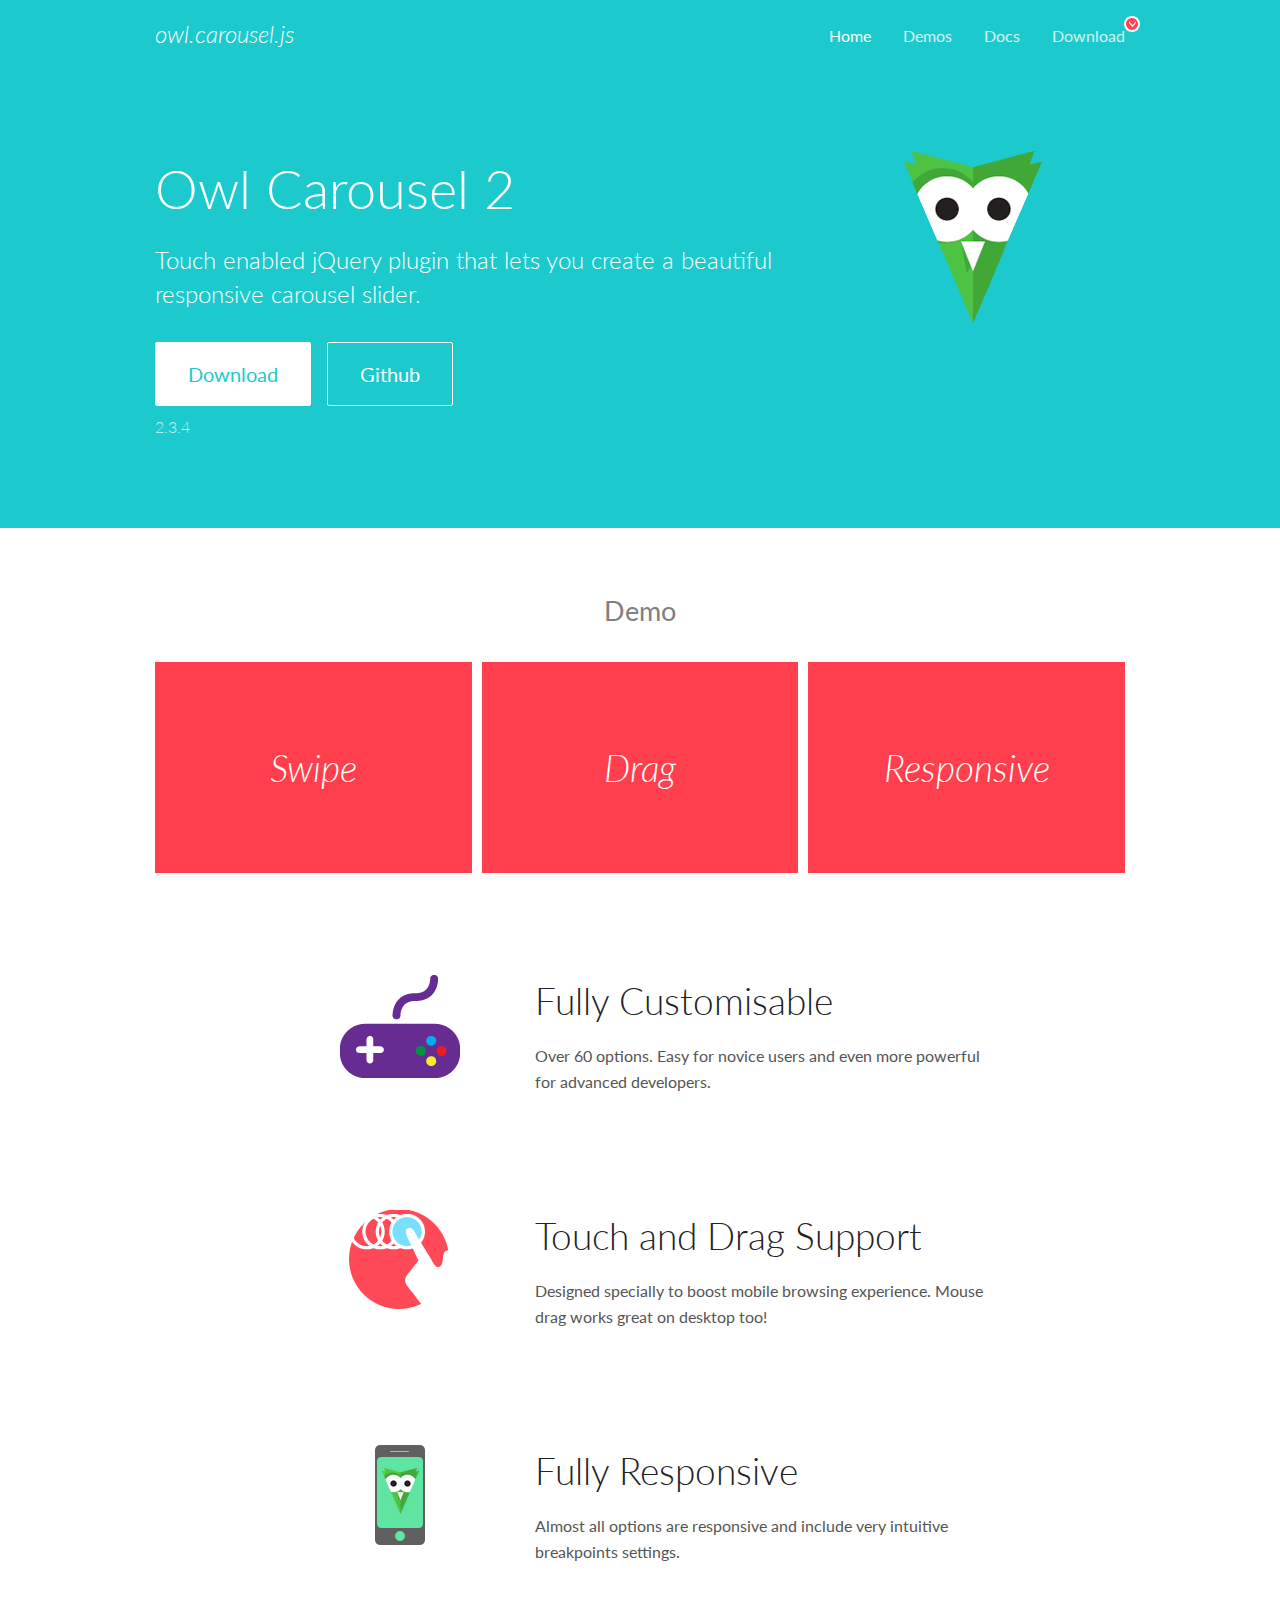
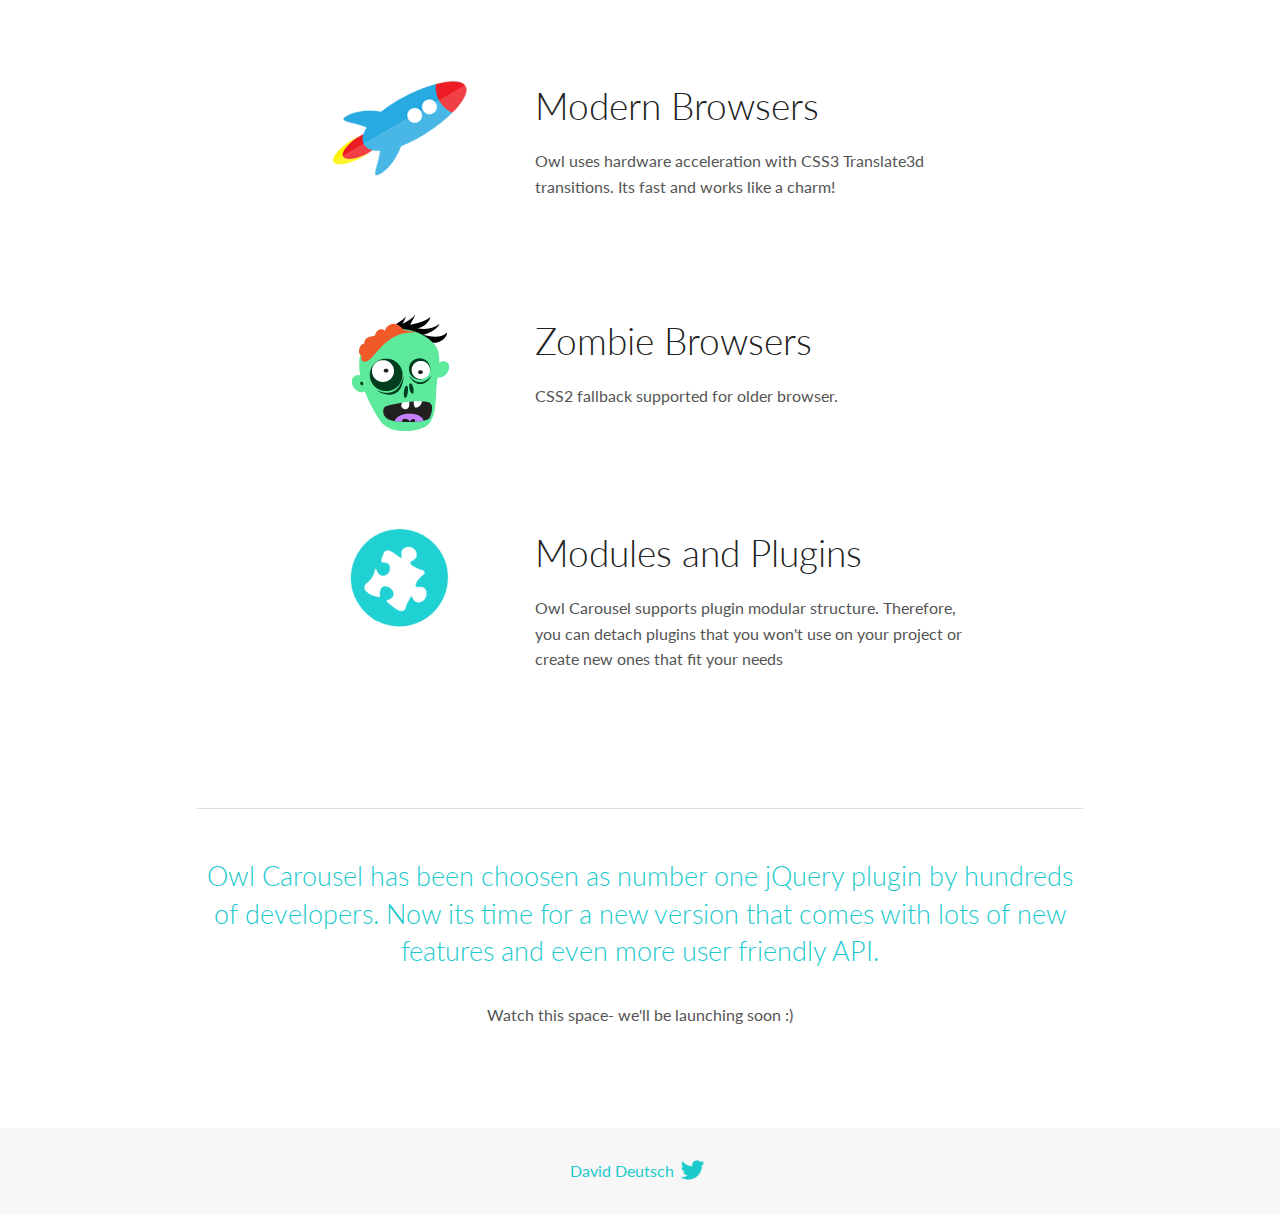
<file: OwlCarousel2-2.3.4/OwlCarousel2-2.3.4/docs/index.html>
<!DOCTYPE html>
<html lang="en">
  <head>

    <!-- head -->
    <meta charset="utf-8">
    <meta name="msapplication-tap-highlight" content="no" />
    <meta name="viewport" content="width=device-width, initial-scale=1.0" />
    <meta name="description" content="Touch enabled jQuery plugin that lets you create beautiful responsive carousel slider.">
    <meta name="author" content="David Deutsch">
    <title>
      Home | Owl Carousel | 2.3.4
    </title>

    <!-- Stylesheets -->
    <link href='https://fonts.googleapis.com/css?family=Lato:300,400,700,400italic,300italic' rel='stylesheet' type='text/css'>
    <link rel="stylesheet" href="assets/css/docs.theme.min.css">

    <!-- Owl Stylesheets -->
    <link rel="stylesheet" href="assets/owlcarousel/assets/owl.carousel.min.css">
    <link rel="stylesheet" href="assets/owlcarousel/assets/owl.theme.default.min.css">

    <!-- HTML5 shim and Respond.js IE8 support of HTML5 elements and media queries -->

    <!--[if lt IE 9]>
      <script src="https://oss.maxcdn.com/libs/html5shiv/3.7.0/html5shiv.js"></script>
      <script src="https://oss.maxcdn.com/libs/respond.js/1.3.0/respond.min.js"></script>
    <![endif]-->

    <!-- Favicons -->
    <link rel="apple-touch-icon-precomposed" sizes="144x144" href="assets/ico/apple-touch-icon-144-precomposed.png">
    <link rel="shortcut icon" href="assets/ico/favicon.png">
    <link rel="shortcut icon" href="favicon.ico">

    <!-- Yeah i know js should not be in header. Its required for demos.-->

    <!-- javascript -->
    <script src="assets/vendors/jquery.min.js"></script>
    <script src="assets/owlcarousel/owl.carousel.js"></script>
  </head>
  <body>

    <!-- header -->
    <header class="header">
      <div class="row">
        <div class="large-12 columns">
          <div class="brand left">
            <h3>
              <a href="/OwlCarousel2/">owl.carousel.js</a> 
            </h3>
          </div>
          <a id="toggle-nav" class="right">
            <span></span> <span></span> <span></span> 
          </a> 
          <div class="nav-bar">
            <ul class="clearfix">
              <li class="active">
                <a href="/OwlCarousel2/index.html">Home</a> 
              </li>
              <li> <a href="/OwlCarousel2/demos/demos.html">Demos</a>  </li>
              <li> <a href="/OwlCarousel2/docs/started-welcome.html">Docs</a>  </li>
              <li>
                <a href="https://github.com/OwlCarousel2/OwlCarousel2/archive/2.3.4.zip">Download</a> 
                <span class="download"></span> 
              </li>
            </ul>
          </div>
        </div>
      </div>
    </header>

    <!-- home panel -->
    <section id="hero">
      <div class="row">
        <div class="large-8 medium-8 columns">
          <h1>Owl Carousel 2</h1>
          <h4>Touch enabled jQuery plugin that lets you create a beautiful responsive carousel slider.</h4>
          <a href="https://github.com/OwlCarousel2/OwlCarousel2/archive/2.3.4.zip" class="hero-button">Download</a> 
          <a href="https://github.com/OwlCarousel2/OwlCarousel2" class="hero-button outline">Github</a> 
          <p>2.3.4</p>
        </div>
        <div class="large-4 medium-4 columns">
          <img class="owl-logo" src="assets/img/owl-logo.png" alt="mr. Owl">
        </div>
      </div>
    </section>

    <!-- body -->
    <div class="home-demo">
      <div class="row">
        <div class="large-12 columns">
          <h3>Demo</h3>
          <div class="owl-carousel">
            <div class="item">
              <h2>Swipe</h2>
            </div>
            <div class="item">
              <h2>Drag</h2>
            </div>
            <div class="item">
              <h2>Responsive</h2>
            </div>
            <div class="item">
              <h2>CSS3</h2>
            </div>
            <div class="item">
              <h2>Fast</h2>
            </div>
            <div class="item">
              <h2>Easy</h2>
            </div>
            <div class="item">
              <h2>Free</h2>
            </div>
            <div class="item">
              <h2>Upgradable</h2>
            </div>
            <div class="item">
              <h2>Tons of options</h2>
            </div>
            <div class="item">
              <h2>Infinity</h2>
            </div>
            <div class="item">
              <h2>Auto Width</h2>
            </div>
          </div>
        </div>
      </div>
    </div>
    <script>
      var owl = $('.owl-carousel');
      owl.owlCarousel({
        margin: 10,
        loop: true,
        responsive: {
          0: {
            items: 1
          },
          600: {
            items: 2
          },
          1000: {
            items: 3
          }
        }
      })
    </script>

    <!-- features -->
    <div id="features">
      <div class="row">
        <div class="small-12 medium-9 small-centered columns">
          <section class="row feature">
            <div class="medium-4 small-12 columns">
              <img src="assets/img/feature-options.png" alt="">
            </div>
            <div class="medium-8 small-12 columns">
              <h2>Fully Customisable</h2>
              <p>Over 60 options. Easy for novice users and even more powerful for advanced developers.</p>
            </div>
          </section>
          <section class="row feature">
            <div class="medium-4 small-12 columns">
              <img src="assets/img/feature-drag.png" alt="">
            </div>
            <div class="medium-8 small-12 columns">
              <h2>Touch and Drag Support</h2>
              <p>Designed specially to boost mobile browsing experience. Mouse drag works great on desktop too!</p>
            </div>
          </section>
          <section class="row feature">
            <div class="medium-4 small-12 columns">
              <img src="assets/img/feature-responsive.png" alt="">
            </div>
            <div class="medium-8 small-12 columns">
              <h2>Fully Responsive</h2>
              <p>Almost all options are responsive and include very intuitive breakpoints settings.</p>
            </div>
          </section>
          <section class="row feature">
            <div class="medium-4 small-12 columns">
              <img src="assets/img/feature-modern.png" alt="">
            </div>
            <div class="medium-8 small-12 columns">
              <h2>Modern Browsers</h2>
              <p>Owl uses hardware acceleration with CSS3 Translate3d transitions. Its fast and works like a charm! </p>
            </div>
          </section>
          <section class="row feature">
            <div class="medium-4 small-12 columns">
              <img src="assets/img/feature-zombie.png" alt="">
            </div>
            <div class="medium-8 small-12 columns">
              <h2>Zombie Browsers</h2>
              <p>CSS2 fallback supported for older browser.</p>
            </div>
          </section>
          <section class="row feature">
            <div class="medium-4 small-12 columns">
              <img src="assets/img/feature-module.png" alt="">
            </div>
            <div class="medium-8 small-12 columns">
              <h2>Modules and Plugins</h2>
              <p>Owl Carousel supports plugin modular structure. Therefore, you can detach plugins that you won&#x27;t use on your project or create new ones that fit your needs</p>
            </div>
          </section>
        </div>
      </div>
    </div>

    <!-- footer -->
    <section id="teaser-text">
      <div class="row">
        <div class="small-12 medium-11 small-centered columns">
          <hr>
          <h3 id="owl-carousel-has-been-choosen-as-number-one-jquery-plugin-by-hundreds-of-developers-now-its-time-for-a-new-version-that-comes-with-lots-of-new-features-and-even-more-user-friendly-api-">Owl Carousel has been choosen as number one jQuery plugin by hundreds of developers. Now its time for a new version that comes with lots of new features and even more user friendly API.</h3>
          <p>Watch this space- we&#39;ll be launching soon :)</p>
        </div>
      </div>
    </section>

    <!-- footer -->
    <footer class="footer">
      <div class="row">
        <div class="large-12 columns">
          <h5>
            <a href="/OwlCarousel2/docs/support-contact.html">David Deutsch</a> 
            <a id="custom-tweet-button" href="https://twitter.com/share?url=https://github.com/OwlCarousel2/OwlCarousel2&text=Owl Carousel - This is so awesome! " target="_blank"></a> 
          </h5>
        </div>
      </div>
    </footer>

    <!-- vendors -->
    <script src="assets/vendors/highlight.js"></script>
    <script src="assets/js/app.js"></script>
  </body>
</html>
</file>
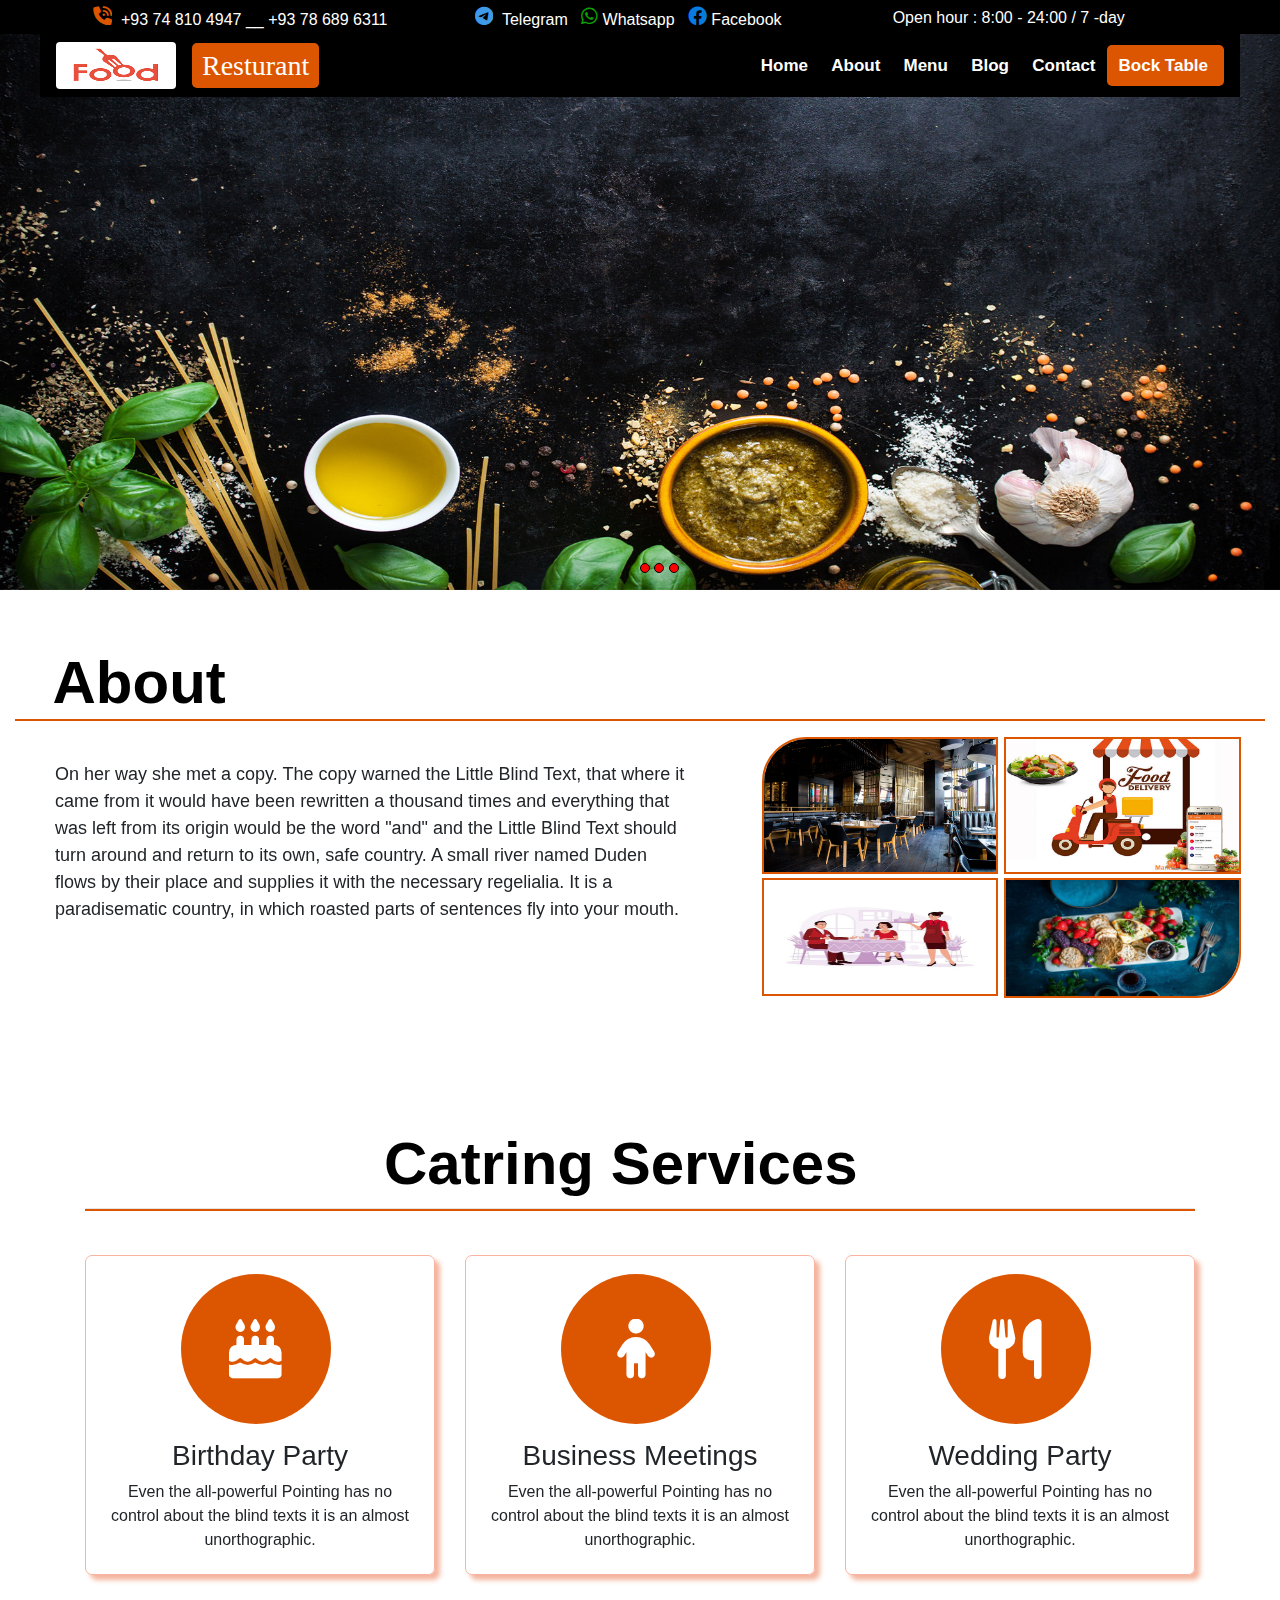
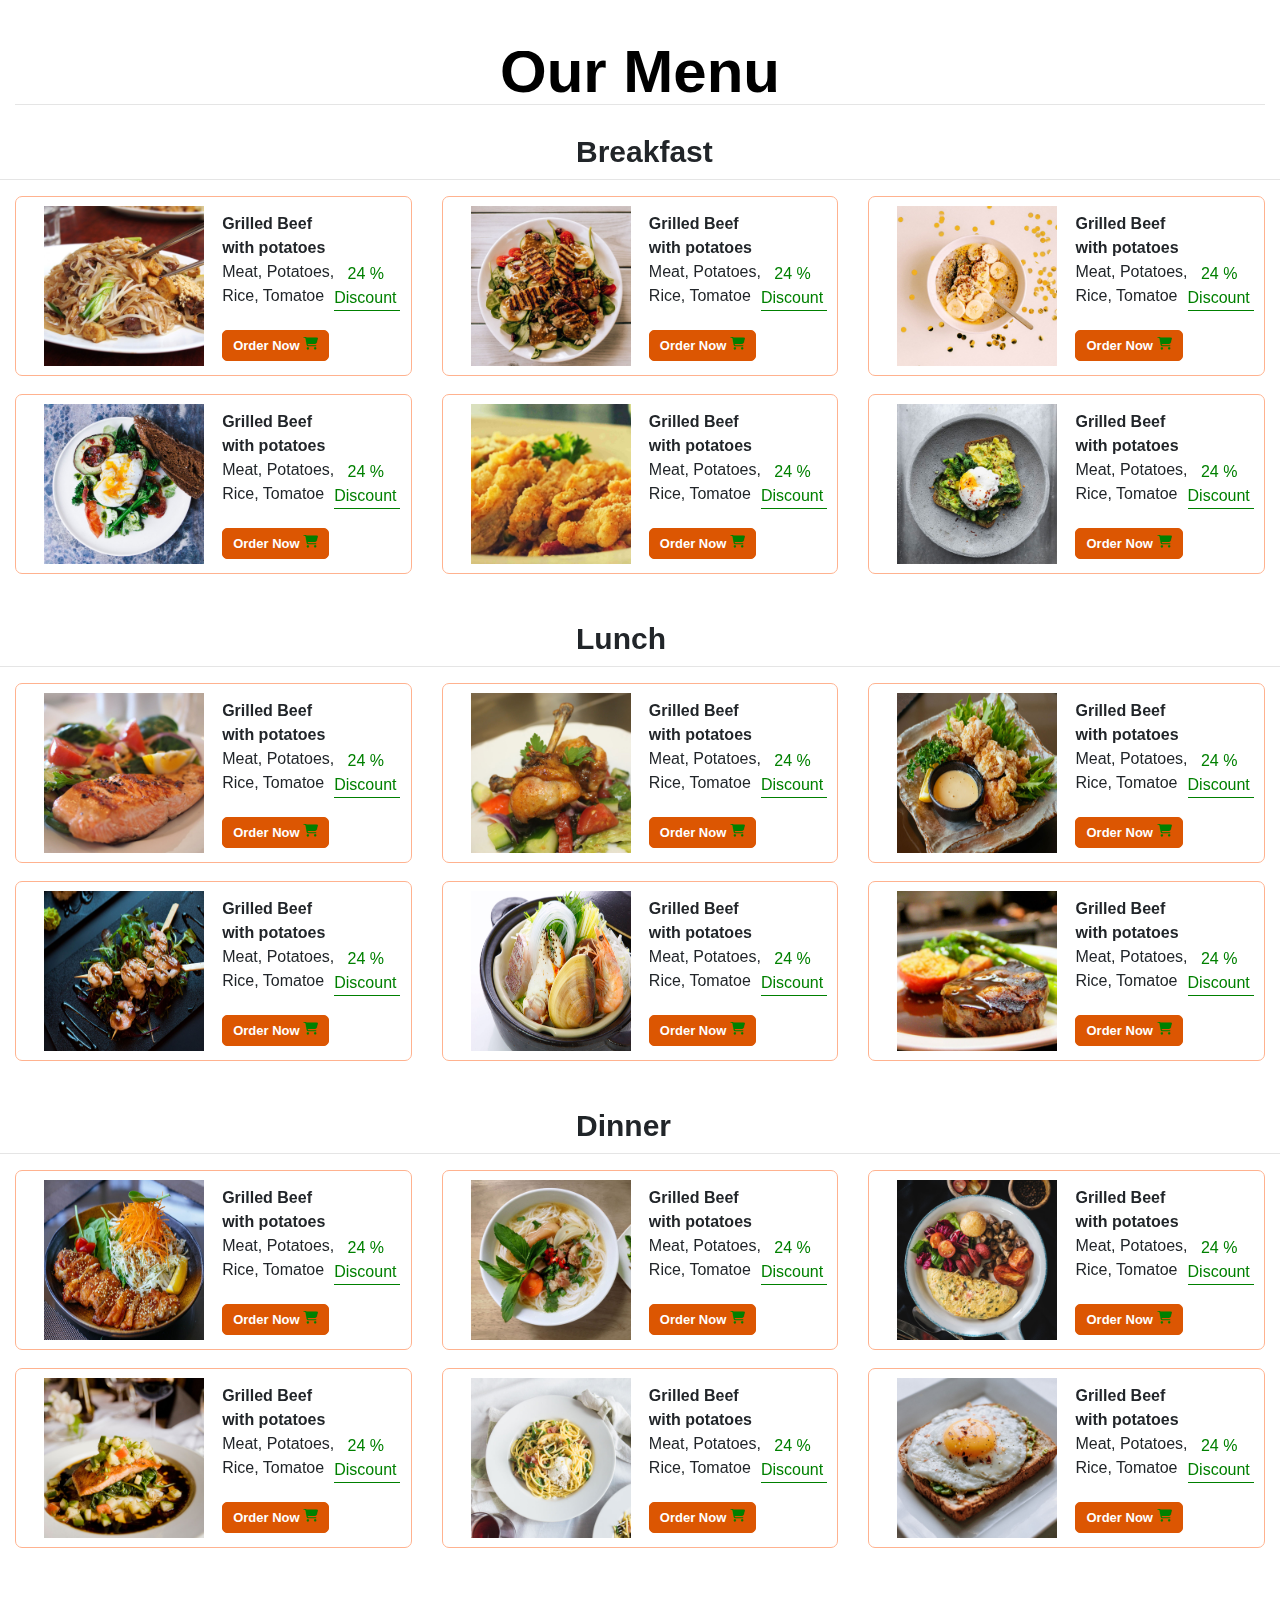
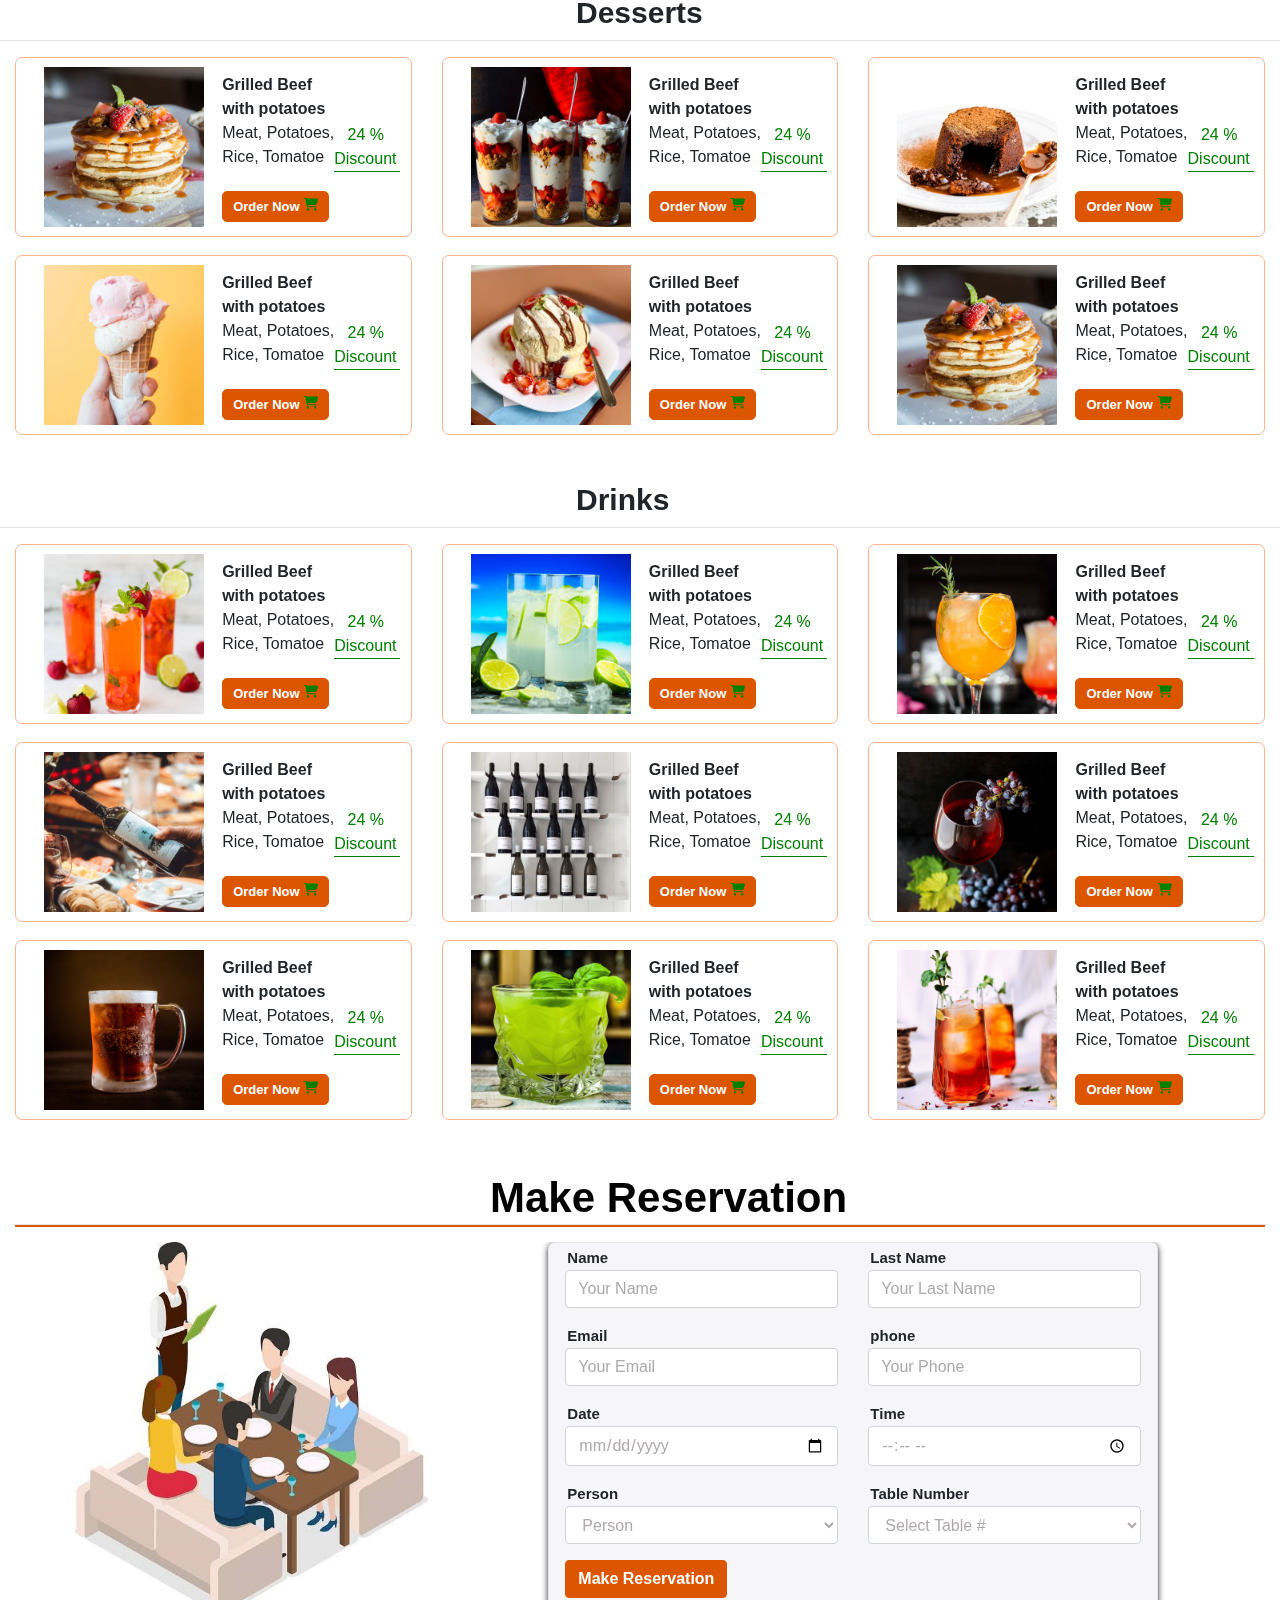
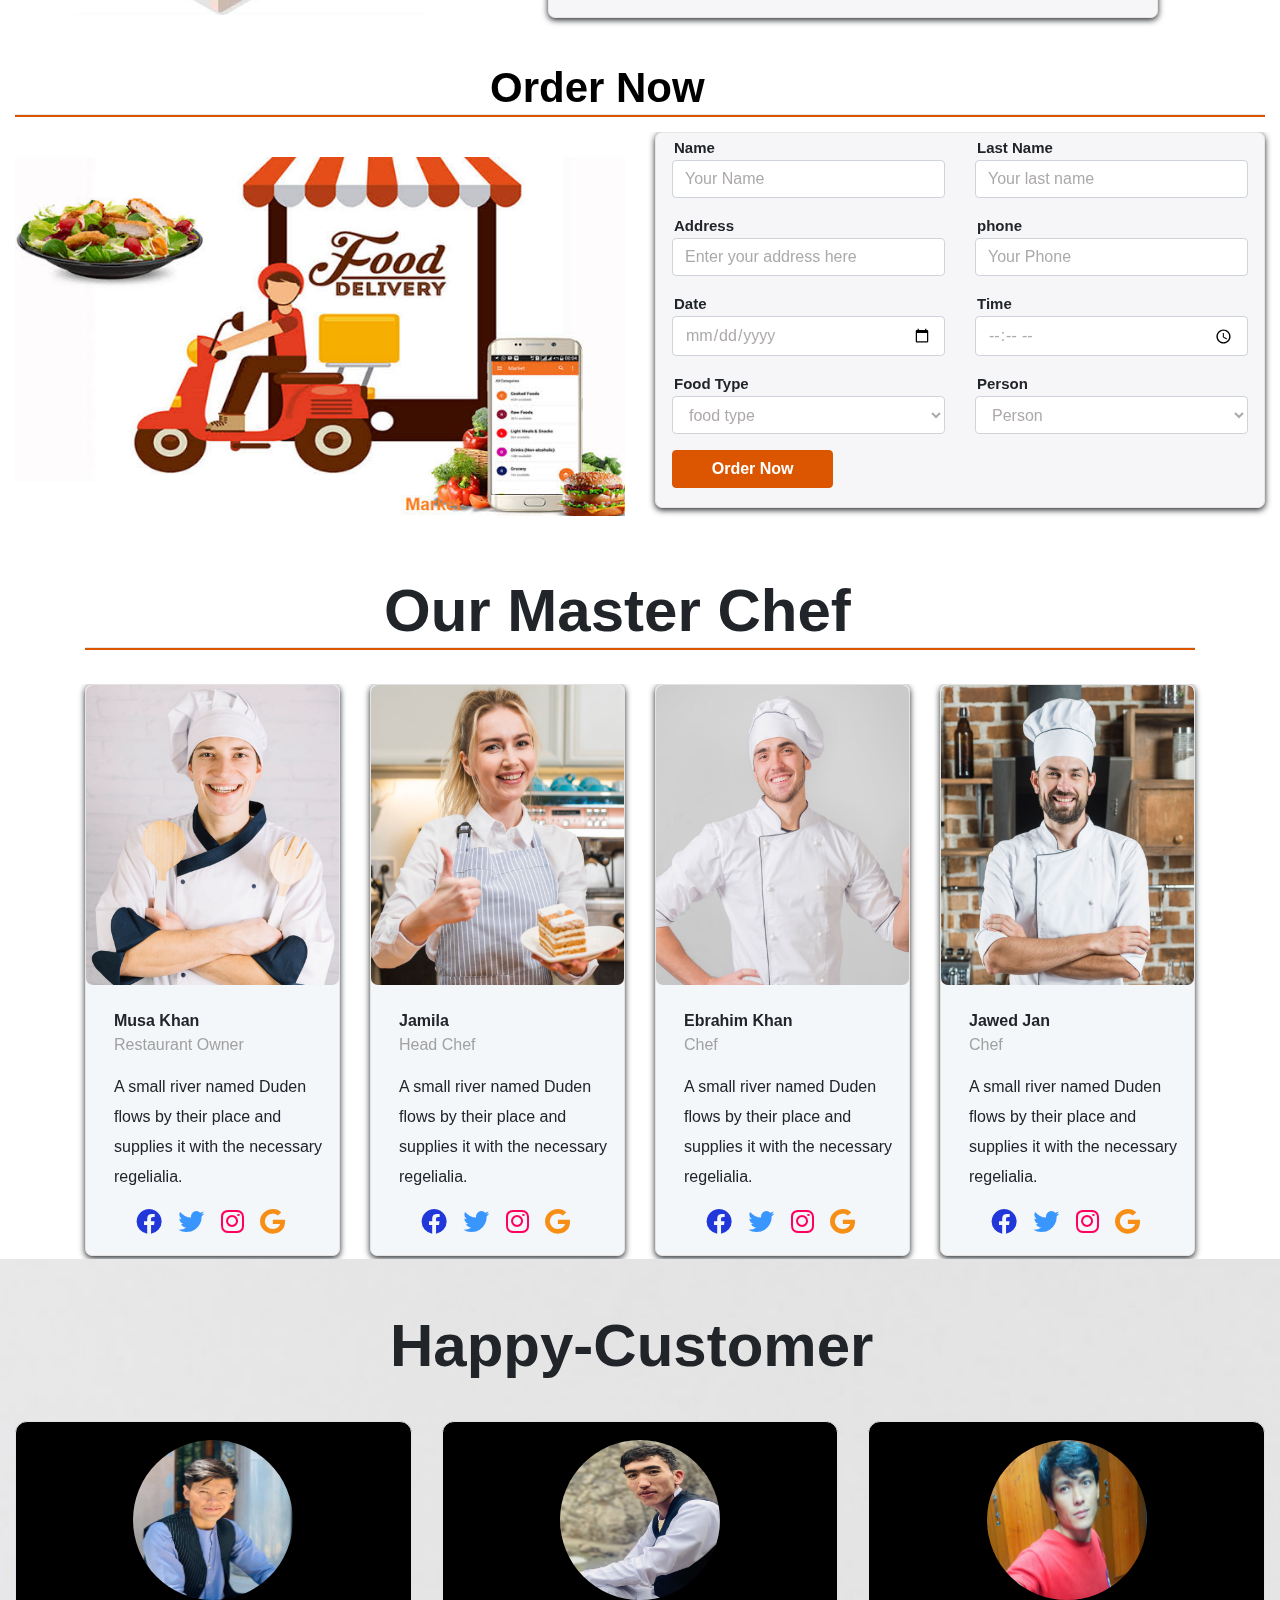
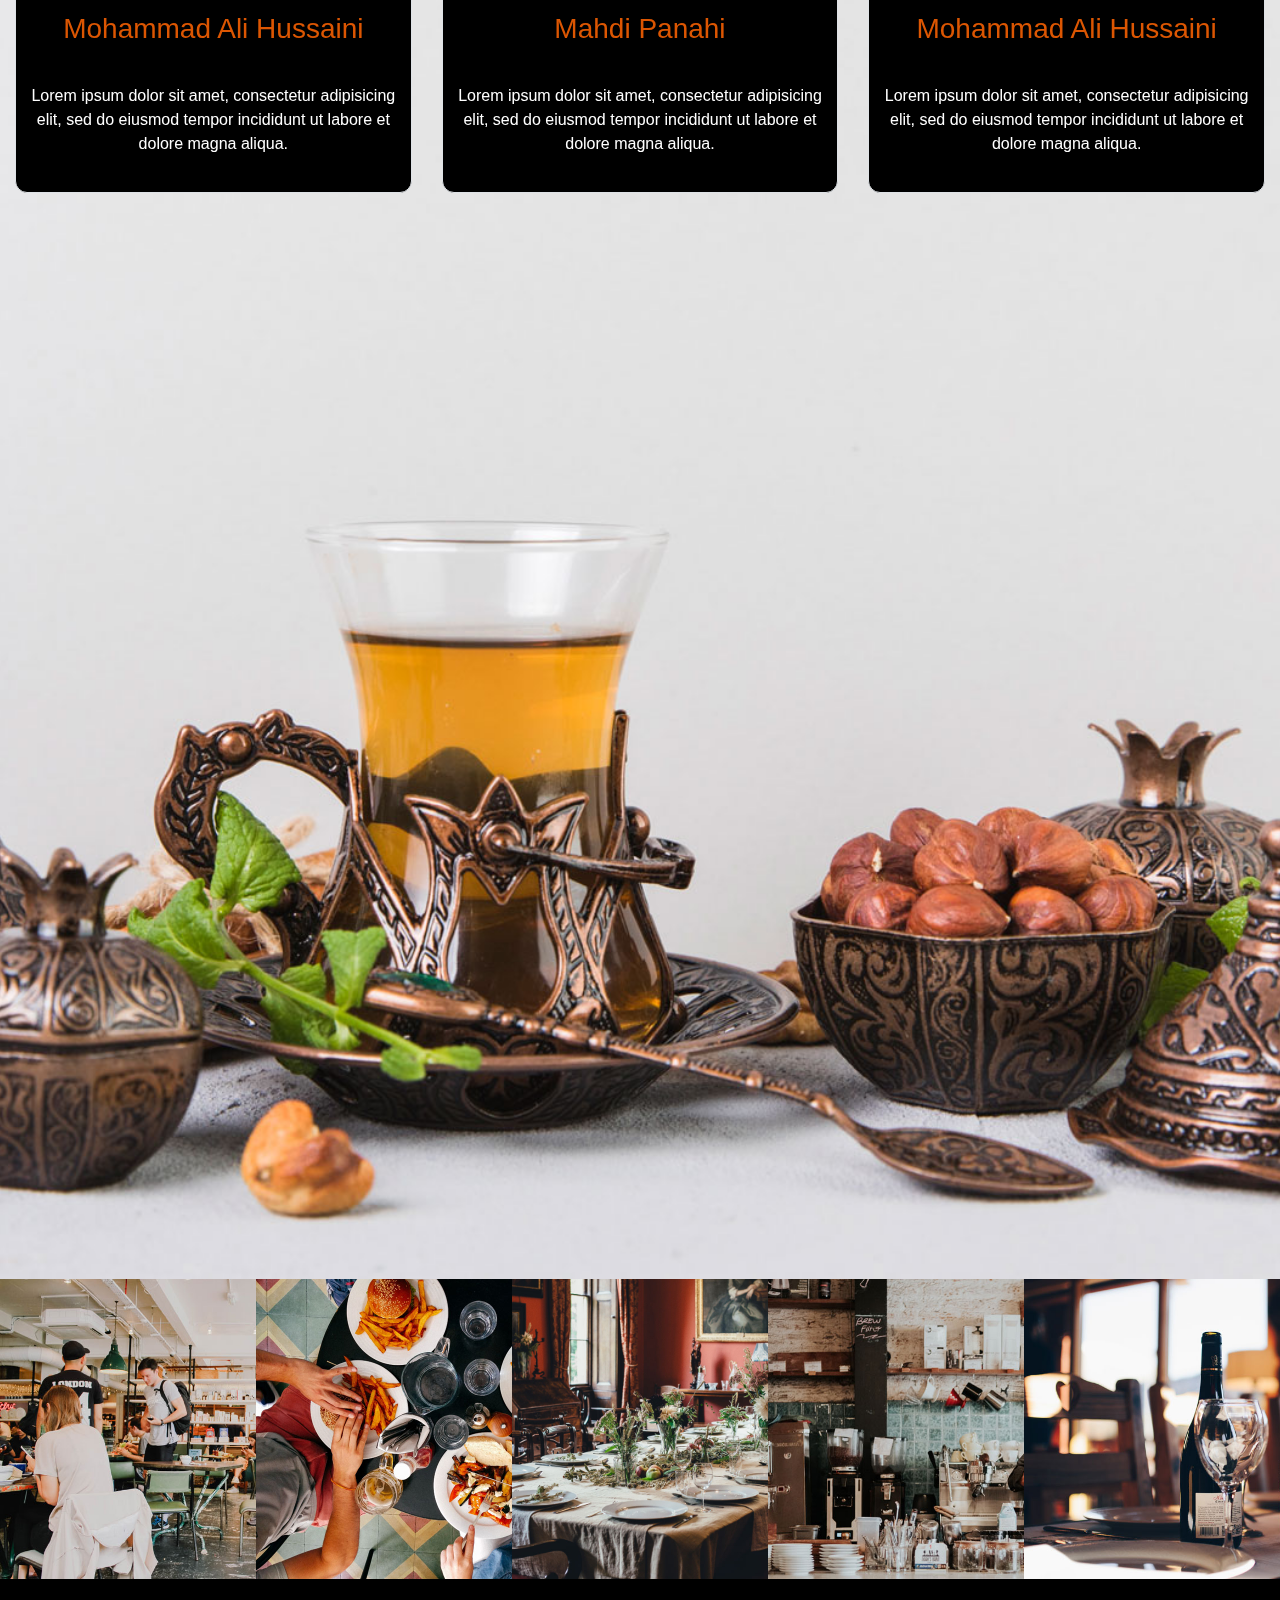
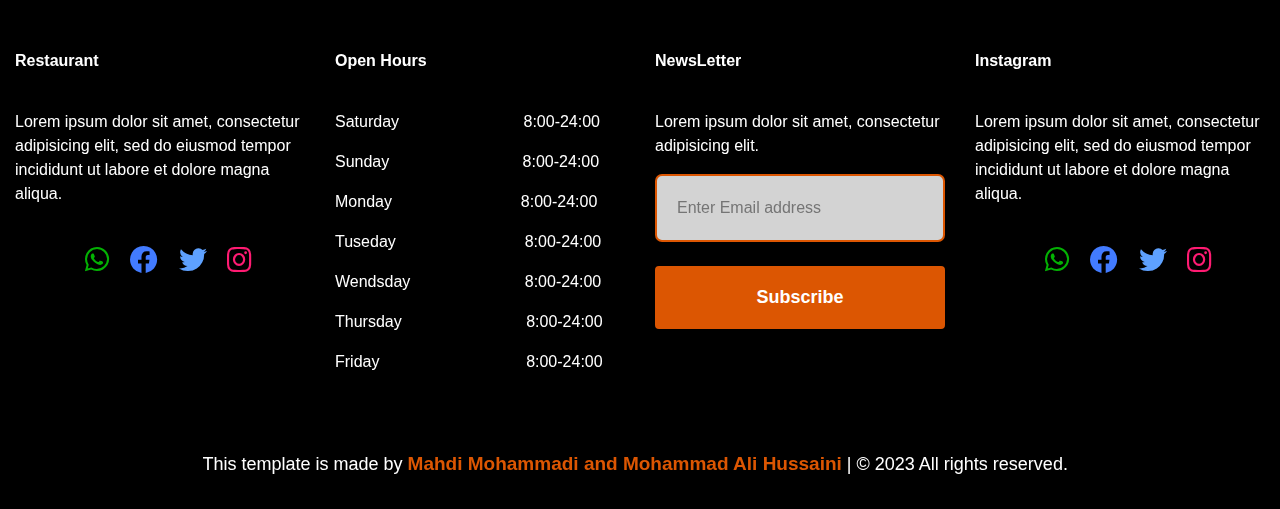
<file: HTML/about.html>
<!DOCTYPE html>
<html lang="en">
<head>
  <meta charset="UTF-8">
  <meta name="viewport" content="width=device-width, initial-scale=1.0">
  <meta name="Authors" content="Mohammad Ali Hussaini & Mahdi Mohammadi">
  <title>Home</title>
  <link rel="shortcut icon" href="../images/logo.png" type="image/x-icon">
  <link rel="stylesheet" href="../StyleCSS/about.css">
  <link rel="stylesheet" href="../bootstrap/bootstrap.min.css">
  <link rel="stylesheet" href="../fontawesome-free-6.4.0-web/fontawesome-free-6.4.0-web/css/all.min.css">
</head>
<body>
<!---------------------- Start Brands Logo -------------------------->
  <div id="logo" class="contianer-fluid" >
    <div id="logobar" class="row">
      <div class="col"><span ><i class="fa-solid fa-phone-volume fa-beat-fade" style="color: rgb(220, 86, 2);margin-left: 35px;font-size: 19px;"></i>&nbsp; +93 74 810 4947 __ +93 78 689 6311</span></div>
      <div class="col"><span  ><i class="fa-brands fa-telegram" style="color: rgb(63, 154, 233); font-size: 19px;"></i>&nbsp; Telegram&nbsp;&nbsp;&nbsp;<i class="fa-brands fa-whatsapp" style="color: rgb(11, 160, 3); font-size: 19px;"></i>&nbsp;Whatsapp&nbsp;&nbsp;&nbsp;<i class="fa-brands fa-facebook" style="color: rgb(7, 123, 224); font-size: 19px;"></i>&nbsp;Facebook</span></div>
      <div class="col"><span >Open hour : 8:00 - 24:00 / 7 -day</span></div>
    </div>
  </div>
<!--------------------- End Brands Logo ---------------->

<!-------------------Menue-----------------------  -->
   <div id="hh" class="container">
    <nav class="navbar navbar-expand-lg menu "id=ali>
      <a href="" class="navbar-brand btn bg2" style="width: 120px; height: 47px;"><img src="../images/logo.png" style="width: 100%; height: 100%;" alt=""></a>
      <a href=""><h3>Resturant</h3></a>
      <button class="navbar-toggler nav-button" data-toggle="collapse" data-target="#mahdi">
       <div class="line1 bg-light"></div>
       <div class="line2 bg-light"></div>
       <div class="line3 bg-light"></div>
      </button>     
     <div class="collapse navbar-collapse" id="mahdi">
      <ul class="navbar-nav ml-auto sub-menu" >
        <li class="nav-item"><a href="index.html" class="nav-link">Home</a></li>
        <li class="nav-item"><a href="#" class="nav-link">About</a></li>
        <li class="nav-item"><a href="menu.html" class="nav-link">Menu</a></li>
        <li class="nav-item"><a href="blog.html" class="nav-link">Blog</a></li>
        <li class="nav-item"><a href="contact.html" class="nav-link">Contact</a></li>
        <li class="nav-item bg"><a href="bock.html" class="nav-link">Bock Table</a></li>
      </ul> 
     </div>
    </nav>
  </div>
 <!-------------------End Menui-----------------------  -->
 <!-- -----------------------slider----------------------->
   <div class="carousel slide carousel-fade" data-interval="2000" id="carousel" data-ride="carousel">
    <div class="carousel-inner">
      <div class="carousel-item active">
        <img src="../images/bgn_1.jpg"class="w-100 d-block" id="slide1" alt="">
      </div>
       <div class="carousel-item">
        <img src="../images/bgn_2.jpg" class="w-100 d-block" id="slide2"  alt="">
      </div>
       <div class="carousel-item">
        <img src="../images/bgn_3.jpg" class="w-100 d-block" id="slide3"  alt="">
      </div>
    </div>
    <span class="circle1"></span>
  <span class="circle2"></span>
  <span class="circle3"></span>
  </div>
    
    
   <!-- ---------------------End--slider----------------------------- -->
   <!-- ------------------------about-------------------------------- -->
    <div class="container-fluid">
      <span  class="about"><b>About</b></span><hr id="A-line">
    </div>
    <div class="container-fluid">
      <div class="row">
        <div class="col-md-7"><p id="about">On her way she met a copy. The copy warned the Little Blind Text, that where it came from it would have been rewritten a thousand times and everything that was left from its origin would be the word "and" and the Little Blind Text should turn around and return to its own, safe country. A small river named Duden flows by their place and supplies it with the necessary regelialia. It is a paradisematic country, in which roasted parts of  sentences fly into your mouth.</p></div>
        <div class="col-md-5">
          <div class="row">
            <div class="col-md-6 col-sm-12" style="margin: 0px -24px 4px 0px;"><img src="../images/bgn_2.jpg" alt="" style="width: 100%; height: 100%; border-radius: 45px 0px 0px 0px; border:2px double rgb(220, 86, 2)" ></div>
            <div class="col-md-6 col-sm-12" ><img src="../images/ord.jpeg" alt=""style="width: 100%; height:97%; border:2px double rgb(220, 86, 2)"></div>
            <div class="col-md-6 "style="margin: 0px -24px 4px 0px;"><img src="../images/reser.jpeg" alt="" style=" width: 100%; height: 50%; border:2px double rgb(220, 86, 2)"></div>
            <div class="col-md-6"><img src="../images/bgn_3.jpg" alt=""style="width: 100%; border-radius:0px 0px 45px 0px; border:2px double rgb(220, 86, 2)" ></div>
          </div>
        </div>
      </div>
    </div>
    
   <!-- -----------------------end-about-------------------------------- -->
   <!-------------------------catring services--------------------------- -->
   
   <span  class="catring"><b>Catring Services</b></span>
    <div class="container" style="position: relative;">
      <hr class="hr">
      <div class="row">
        <div class="col-xl-4">
          <div class="card1">
            <span class="circle-card1"> <i class="fa fa-birthday-cake" style="color:white" aria-hidden="true"></i></i></span>
            <h3 style="overflow-y: hidden;margin-top: 15px;">Birthday Party</h3>
            <p style="z-index:-33">Even the all-powerful Pointing has no control about the blind texts it is an almost unorthographic.</p>
          </div>
        </div>
        <div class="col-xl-4">
          <div class="card2">
            <span class="circle-card1"> <i class="fa fa-child" style="color:white" aria-hidden="true"></i></i></span>
            <h3 style="overflow-y: hidden;margin-top: 15px;">Business Meetings</h3>
            <p style="z-index:-33999999999999">Even the all-powerful Pointing has no control about the blind texts it is an almost unorthographic.</p>
          </div>
        </div>
        <div class="col-xl-4">
         <div class="card3">
           <span class="circle-card1"> <i class="fa fa-cutlery" style="color:white" aria-hidden="true"></i></i></span>
           <h3 style="overflow-y: hidden;margin-top: 15px;">Wedding Party</h3>
           <p style="z-index:-33">Even the all-powerful Pointing has no control about the blind texts it is an almost unorthographic.</p>
         </div>
        </div>
      </div>
    </div>
  <!-------------end-catring services----------------------------->
  <!--------------------------our menu------------------------- -->
  <div class="container-fluid" id="men">
    <span  class="our-menu"><b>Our Menu</b></span><hr class="hrm">
  </div>
   <span  class="breakfast"><b>Breakfast</b></span><hr id="line">
   <div class="container-fluid">
    <div class="row">
      <div class="col-xl-4 col-md-6">
        <div style="overflow-y: hidden; " class="flex" id="flex23">
          <div id="ph"><img src="../images/breakfast-1.jpg" alt=""></div>
          <div class="flex2">
            <span ><b>  Grilled Beef   <br>  with potatoes</b></span>
            <p>Meat, Potatoes,<br> Rice, Tomatoe</p>
            <button id="orderBtn">Order Now <i class="fa fa-shopping-cart"></i></button>
          </div>
          <span class="persentages" >&nbsp;&nbsp; 24 % <br>Discount</span>    
          </div>
      </div>
      <div class="col-xl-4 col-md-6">
        <div class="flex" id="flex23">
          <div id="ph"><img src="../images/breakfast-2.jpg" alt=""></div>
          <div class="flex2">
            <span><b> Grilled Beef  <br>  with potatoes</b></span>
            <p>Meat, Potatoes,<br> Rice, Tomatoe</p>
            <button id="orderBtn">Order Now <i class="fa fa-shopping-cart"></i></button>
          </div>
          <span class="persentages" >&nbsp;&nbsp; 24 % <br>Discount</span>
        </div>
      </div>
     <div class="col-xl-4 col-md-6">
        <div id="flex23" class="flex">
          <div id="ph"><img src="../images/breakfast-3.jpg" alt=""></div>
          <div class="flex2">
            <span><b> Grilled Beef  <br>  with potatoes</b></span>
            <p>Meat, Potatoes,<br> Rice, Tomatoe</p>
            <button id="orderBtn">Order Now <i class="fa fa-shopping-cart"></i></button>
          </div>
          <span class="persentages" >&nbsp;&nbsp; 24 % <br>Discount</span>
        </div>
      </div>
      <div class="col-xl-4 col-md-6">
        <div id="flex23" class="flex">
          <div id="ph"><img src="../images/breakfast-4.jpg" alt=""></div>
          <div class="flex2">
            <span><b> Grilled Beef  <br>  with potatoes</b></span>
            <p>Meat, Potatoes,<br> Rice, Tomatoe</p>
            <button id="orderBtn">Order Now <i class="fa fa-shopping-cart"></i></button>
          </div>
          <span class="persentages" >&nbsp;&nbsp; 24 % <br>Discount</span>
        </div>
      </div>
      <div class="col-xl-4 col-md-6">
        <div id="flex23" class="flex">
          <div id="ph"><img src="../images/breakfast-5.jpg" alt=""></div>
          <div class="flex2">
            <span><b> Grilled Beef  <br>  with potatoes</b></span>
            <p>Meat, Potatoes,<br> Rice, Tomatoe</p>
            <button id="orderBtn">Order Now <i class="fa fa-shopping-cart"></i></button>
          </div>
          <span class="persentages" >&nbsp;&nbsp; 24 % <br>Discount</span>
        </div>
      </div>
      <div class="col-xl-4 col-md-6">
        <div id="flex23" class="flex">
          <div id="ph"><img src="../images/breakfast-6.jpg" alt=""></div>
          <div class="flex2">
            <span><b> Grilled Beef  <br>  with potatoes</b></span>
            <p>Meat, Potatoes,<br> Rice, Tomatoe</p>
            <button id="orderBtn">Order Now <i class="fa fa-shopping-cart"></i></button>
          </div>
          <span class="persentages" >&nbsp;&nbsp; 24 % <br>Discount</span>
        </div>
      </div>
</div>
   </div>
   <span  class="breakfast"><b>Lunch</b></span><hr id="line">
   <div class="container-fluid">
    <div class="row">
      <div class="col-xl-4 col-md-6">
        <div style="overflow-y: hidden;" class="flex" id="flex23">
          <div id="ph"><img src="../images/lunch-1.jpg" alt=""></div>
          <div class="flex2">
            <span ><b>  Grilled Beef   <br>  with potatoes</b></span>
            <p>Meat, Potatoes,<br> Rice, Tomatoe</p>
            <button id="orderBtn">Order Now <i class="fa fa-shopping-cart"></i></button>
          </div>
          <span class="persentages" >&nbsp;&nbsp; 24 % <br>Discount</span>
        </div>
      </div>
      <div class="col-xl-4 col-md-6">
        <div class="flex" id="flex23">
          <div id="ph"><img src="../images/lunch-2.jpg" alt=""></div>
          <div class="flex2">
            <span><b> Grilled Beef  <br>  with potatoes</b></span>
            <p>Meat, Potatoes,<br> Rice, Tomatoe</p>
            <button id="orderBtn">Order Now <i class="fa fa-shopping-cart"></i></button>
          </div>
          <span class="persentages" >&nbsp;&nbsp; 24 % <br>Discount</span>
        </div>
      </div>
     <div class="col-xl-4 col-md-6">
        <div id="flex23" class="flex">
          <div id="ph"><img src="../images/lunch-3.jpg" alt=""></div>
          <div class="flex2">
            <span><b> Grilled Beef  <br>  with potatoes</b></span>
            <p>Meat, Potatoes,<br> Rice, Tomatoe</p>
            <button id="orderBtn">Order Now <i class="fa fa-shopping-cart"></i></button>
          </div>
          <span class="persentages" >&nbsp;&nbsp; 24 % <br>Discount</span>
        </div>
      </div>
      <div class="col-xl-4 col-md-6">
        <div id="flex23" class="flex">
          <div id="ph"><img src="../images/lunch-4.jpg" alt=""></div>
          <div class="flex2">
            <span><b> Grilled Beef  <br>  with potatoes</b></span>
            <p>Meat, Potatoes,<br> Rice, Tomatoe</p>
            <button id="orderBtn">Order Now <i class="fa fa-shopping-cart"></i></button>
          </div>
          <span class="persentages" >&nbsp;&nbsp; 24 % <br>Discount</span>
        </div>
      </div>
      <div class="col-xl-4 col-md-6">
        <div id="flex23" class="flex">
          <div id="ph"><img src="../images/lunch-5.jpg" alt=""></div>
          <div class="flex2">
            <span><b> Grilled Beef  <br>  with potatoes</b></span>
            <p>Meat, Potatoes,<br> Rice, Tomatoe</p>
            <button id="orderBtn">Order Now <i class="fa fa-shopping-cart"></i></button>
          </div>
          <span class="persentages" >&nbsp;&nbsp; 24 % <br>Discount</span>
        </div>
      </div>
      <div class="col-xl-4 col-md-6">
        <div id="flex23" class="flex">
          <div id="ph"><img src="../images/lunch-6.jpg" alt=""></div>
          <div class="flex2">
            <span><b> Grilled Beef  <br>  with potatoes</b></span>
            <p>Meat, Potatoes,<br> Rice, Tomatoe</p>
            <button id="orderBtn">Order Now <i class="fa fa-shopping-cart"></i></button>
          </div>
          <span class="persentages" >&nbsp;&nbsp; 24 % <br>Discount</span>
        </div>
      </div>
</div>
   </div>

   <span  class="breakfast"><b>Dinner</b></span><hr id="line">
   <div class="container-fluid">
    <div class="row">
      <div class="col-xl-4 col-md-6">
        <div style="overflow-y: hidden;" class="flex" id="flex23">
          <div id="ph"><img src="../images/dinner-1.jpg" alt=""></div>
          <div class="flex2">
            <span ><b>  Grilled Beef   <br>  with potatoes</b></span>
            <p>Meat, Potatoes,<br> Rice, Tomatoe</p>
            <button id="orderBtn">Order Now <i class="fa fa-shopping-cart"></i></button>
          </div>
          <span class="persentages" >&nbsp;&nbsp; 24 % <br>Discount</span>
        </div>
      </div>
      <div class="col-xl-4 col-md-6">
        <div class="flex" id="flex23">
          <div id="ph"><img src="../images/dinner-2.jpg" alt=""></div>
          <div class="flex2">
            <span><b> Grilled Beef  <br>  with potatoes</b></span>
            <p>Meat, Potatoes,<br> Rice, Tomatoe</p>
            <button id="orderBtn">Order Now <i class="fa fa-shopping-cart"></i></button>
          </div>
          <span class="persentages" >&nbsp;&nbsp; 24 % <br>Discount</span>
        </div>
      </div>
     <div class="col-xl-4 col-md-6">
        <div id="flex23" class="flex">
          <div id="ph"><img src="../images/dinner-3.jpg" alt=""></div>
          <div class="flex2">
            <span><b> Grilled Beef  <br>  with potatoes</b></span>
            <p>Meat, Potatoes,<br> Rice, Tomatoe</p>
            <button id="orderBtn">Order Now <i class="fa fa-shopping-cart"></i></button>
          </div>
          <span class="persentages" >&nbsp;&nbsp; 24 % <br>Discount</span>
        </div>
      </div>
      <div class="col-xl-4 col-md-6">
        <div id="flex23" class="flex">
          <div id="ph"><img src="../images/dinner-4.jpg" alt=""></div>
          <div class="flex2">
            <span><b> Grilled Beef  <br>  with potatoes</b></span>
            <p>Meat, Potatoes,<br> Rice, Tomatoe</p>
            <button id="orderBtn">Order Now <i class="fa fa-shopping-cart"></i></button>
          </div>
          <span class="persentages" >&nbsp;&nbsp; 24 % <br>Discount</span>
        </div>
      </div>
      <div class="col-xl-4 col-md-6">
        <div id="flex23" class="flex">
          <div id="ph"><img src="../images/dinner-5.jpg" alt=""></div>
          <div class="flex2">
            <span><b> Grilled Beef  <br>  with potatoes</b></span>
            <p>Meat, Potatoes,<br> Rice, Tomatoe</p>
            <button id="orderBtn">Order Now <i class="fa fa-shopping-cart"></i></button>
          </div>
          <span class="persentages" >&nbsp;&nbsp; 24 % <br>Discount</span>
        </div>
      </div>
      <div class="col-xl-4 col-md-6">
        <div id="flex23" class="flex">
          <div id="ph"><img src="../images/dinner-6.jpg" alt=""></div>
          <div class="flex2">
            <span><b> Grilled Beef  <br>  with potatoes</b></span>
            <p>Meat, Potatoes,<br> Rice, Tomatoe</p>
            <button id="orderBtn">Order Now <i class="fa fa-shopping-cart"></i></button>
          </div>
          <span class="persentages" >&nbsp;&nbsp; 24 % <br>Discount</span>
        </div>
      </div>
</div>
   </div>

   <span  class="breakfast"><b>Desserts</b></span><hr id="line">
   <div class="container-fluid">
    <div class="row">
      <div class="col-xl-4 col-md-6">
        <div style="overflow-y: hidden;" class="flex" id="flex23">
          <div id="ph"><img src="../images/dessert-1.jpg" alt=""></div>
          <div class="flex2">
            <span ><b>  Grilled Beef   <br>  with potatoes</b></span>
            <p>Meat, Potatoes,<br> Rice, Tomatoe</p>
            <button id="orderBtn">Order Now <i class="fa fa-shopping-cart"></i></button>
          </div>
          <span class="persentages" >&nbsp;&nbsp; 24 % <br>Discount</span>
        </div>
      </div>
      <div class="col-xl-4 col-md-6">
        <div class="flex" id="flex23">
          <div id="ph"><img src="../images/dessert-2.jpg" alt=""></div>
          <div class="flex2">
            <span><b> Grilled Beef  <br>  with potatoes</b></span>
            <p>Meat, Potatoes,<br> Rice, Tomatoe</p>
            <button id="orderBtn">Order Now <i class="fa fa-shopping-cart"></i></button>
          </div>
          <span class="persentages" >&nbsp;&nbsp; 24 % <br>Discount</span>
        </div>
      </div>
     <div class="col-xl-4 col-md-6">
        <div id="flex23" class="flex">
          <div id="ph"><img src="../images/dessert-3.jpg" alt=""></div>
          <div class="flex2">
            <span><b> Grilled Beef  <br>  with potatoes</b></span>
            <p>Meat, Potatoes,<br> Rice, Tomatoe</p>
            <button id="orderBtn">Order Now <i class="fa fa-shopping-cart"></i></button>
          </div>
          <span class="persentages" >&nbsp;&nbsp; 24 % <br>Discount</span>
        </div>
      </div>
      <div class="col-xl-4 col-md-6">
        <div id="flex23" class="flex">
          <div id="ph"><img src="../images/dessert-4.jpg" alt=""></div>
          <div class="flex2">
            <span><b> Grilled Beef  <br>  with potatoes</b></span>
            <p>Meat, Potatoes,<br> Rice, Tomatoe</p>
            <button id="orderBtn">Order Now <i class="fa fa-shopping-cart"></i></button>
          </div>
          <span class="persentages" >&nbsp;&nbsp; 24 % <br>Discount</span>
        </div>
      </div>
      <div class="col-xl-4 col-md-6">
        <div id="flex23" class="flex">
          <div id="ph"><img src="../images/dessert-5.jpg" alt=""></div>
          <div class="flex2">
            <span><b> Grilled Beef  <br>  with potatoes</b></span>
            <p>Meat, Potatoes,<br> Rice, Tomatoe</p>
            <button id="orderBtn">Order Now <i class="fa fa-shopping-cart"></i></button>
          </div>
          <span class="persentages" >&nbsp;&nbsp; 24 % <br>Discount</span>
        </div>
      </div>
      <div class="col-xl-4 col-md-6">
        <div id="flex23" class="flex">
          <div id="ph"><img src="../images/dessert-1.jpg" alt=""></div>
          <div class="flex2">
            <span><b> Grilled Beef  <br>  with potatoes</b></span>
            <p>Meat, Potatoes,<br> Rice, Tomatoe</p>
            <button id="orderBtn">Order Now <i class="fa fa-shopping-cart"></i></button>
          </div>
          <span class="persentages" >&nbsp;&nbsp; 24 % <br>Discount</span>
        </div>
      </div>
</div>
   </div>
   <span  class="breakfast"><b>Drinks</b></span><hr id="line">
   <div class="container-fluid">
    <div class="row">
      <div class="col-xl-4 col-md-6">
        <div style="overflow-y: hidden;" class="flex" id="flex23">
          <div id="ph"><img src="../images/drink-1.jpg" alt=""></div>
          <div class="flex2">
            <span ><b>  Grilled Beef   <br>  with potatoes</b></span>
            <p>Meat, Potatoes,<br> Rice, Tomatoe</p>
            <button id="orderBtn">Order Now <i class="fa fa-shopping-cart"></i></button>
          </div>
          <span class="persentages" >&nbsp;&nbsp; 24 % <br>Discount</span>
        </div>
      </div>
      <div class="col-xl-4 col-md-6">
        <div class="flex" id="flex23">
          <div id="ph"><img src="../images/drink-2.jpg" alt=""></div>
          <div class="flex2">
            <span><b> Grilled Beef  <br>  with potatoes</b></span>
            <p>Meat, Potatoes,<br> Rice, Tomatoe</p>
            <button id="orderBtn">Order Now <i class="fa fa-shopping-cart"></i></button>
          </div>
          <span class="persentages" >&nbsp;&nbsp; 24 % <br>Discount</span>
        </div>
      </div>
     <div class="col-xl-4 col-md-6">
        <div id="flex23" class="flex">
          <div id="ph"><img src="../images/drink-3.jpg" alt=""></div>
          <div class="flex2">
            <span><b> Grilled Beef  <br>  with potatoes</b></span>
            <p>Meat, Potatoes,<br> Rice, Tomatoe</p>
            <button id="orderBtn">Order Now <i class="fa fa-shopping-cart"></i></button>
          </div>
          <span class="persentages" >&nbsp;&nbsp; 24 % <br>Discount</span>
        </div>
      </div>
      <div class="col-xl-4 col-md-6">
        <div style="overflow-y: hidden;" class="flex" id="flex23">
          <div id="ph"><img src="../images/wine-1.jpg" alt=""></div>
          <div class="flex2">
            <span ><b>  Grilled Beef   <br>  with potatoes</b></span>
            <p>Meat, Potatoes,<br> Rice, Tomatoe</p>
            <button id="orderBtn">Order Now <i class="fa fa-shopping-cart"></i></button>
          </div>
          <span class="persentages" >&nbsp;&nbsp; 24 % <br>Discount</span>
        </div>
      </div>
      <div class="col-xl-4 col-md-6">
        <div class="flex" id="flex23">
          <div id="ph"><img src="../images/wine-2.jpg" alt=""></div>
          <div class="flex2">
            <span><b> Grilled Beef  <br>  with potatoes</b></span>
            <p>Meat, Potatoes,<br> Rice, Tomatoe</p>
            <button id="orderBtn">Order Now <i class="fa fa-shopping-cart"></i></button>
          </div>
          <span class="persentages" >&nbsp;&nbsp; 24 % <br>Discount</span>
        </div>
      </div>
     <div class="col-xl-4 col-md-6">
        <div id="flex23" class="flex">
          <div id="ph"><img src="../images/wine-3.jpg" alt=""></div>
          <div class="flex2">
            <span><b> Grilled Beef  <br>  with potatoes</b></span>
            <p>Meat, Potatoes,<br> Rice, Tomatoe</p>
            <button id="orderBtn">Order Now <i class="fa fa-shopping-cart"></i></button>
          </div>
          <span class="persentages" >&nbsp;&nbsp; 24 % <br>Discount</span>
        </div>
      </div>
      <div class="col-xl-4 col-md-6">
        <div style="overflow-y: hidden;" class="flex" id="flex23">
          <div id="ph"><img src="../images/drink-4.jpg" alt=""></div>
          <div class="flex2">
            <span ><b>  Grilled Beef   <br>  with potatoes</b></span>
            <p>Meat, Potatoes,<br> Rice, Tomatoe</p>
            <button id="orderBtn">Order Now <i class="fa fa-shopping-cart"></i></button>
          </div>
          <span class="persentages" >&nbsp;&nbsp; 24 % <br>Discount</span>
        </div>
      </div>
      <div class="col-xl-4 col-md-6">
        <div class="flex" id="flex23">
          <div id="ph"><img src="../images/drink-5.jpg" alt=""></div>
          <div class="flex2">
            <span><b> Grilled Beef  <br>  with potatoes</b></span>
            <p>Meat, Potatoes,<br> Rice, Tomatoe</p>
            <button id="orderBtn">Order Now <i class="fa fa-shopping-cart"></i></button>
          </div>
          <span class="persentages" >&nbsp;&nbsp; 24 % <br>Discount</span>
        </div>
      </div>
     <div class="col-xl-4 col-md-6">
        <div id="flex23" class="flex">
          <div id="ph"><img src="../images/drink-6.jpg" alt=""></div>
          <div class="flex2">
            <span><b> Grilled Beef  <br>  with potatoes</b></span>
            <p>Meat, Potatoes,<br> Rice, Tomatoe</p>
            <button id="orderBtn">Order Now <i class="fa fa-shopping-cart"></i></button>
          </div>
          <span class="persentages" >&nbsp;&nbsp; 24 % <br>Discount</span>
        </div>
      </div>
    </div>
  </div>
   <!-- ---------------------end---our menu------------------------- -->

   <!-------------------------Make Reservation---------------------------->
   <section class="Maker">
    <div class="container-fluid">
     <span  class="make"><b>Make Reservation</b></span>
     <hr class="hr">
    <div class="row row-form">
     <div class="col-md-5">
      <img src="../images/res.jpeg" alt="" style="width: 70%; margin-left: 12%;">
    </div> 
     <div class="col-md-6 form">
       <form action="#" method="get">
         <div class="row">
           <div class="col-md-6">
             <div class="form-group">
               <label for="name">Name</label><br>
               <input type="text" class="form-control" name="name" id="name" placeholder="Your Name" required>
             </div>
           </div>

           <div class="col-md-6">
            <div class="form-group">
              <label for="lastName">Last Name</label><br>
              <input type="text" class="form-control" name="lastName" id="name" placeholder="Your Last Name" required>
            </div>
          </div>
 
           <div class="col-md-6">
             <div class="form-group">
               <label for="name">Email</label><br>
               <input type="email" class="form-control" name="email" id="email" placeholder="Your Email" required>
             </div>
           </div>
 
           <div class="col-md-6">
             <div class="form-group">
               <label for="name">phone</label><br>
               <input type="number" class="form-control" name="number" id="number" placeholder="Your Phone" required>
             </div>
           </div>
 
           <div class="col-md-6">
             <div class="form-group">
               <label for="name">Date</label><br>
               <input type="date" class="form-control" name="date" id="date" placeholder="Date" required>
             </div>
           </div>
 
           <div class="col-md-6">
             <div class="form-group">
               <label for="name">Time</label><br>
               <input type="time" class="form-control" name="time" id="time" placeholder="Time" required>
             </div>
           </div>
 
           <div class="col-md-6">
             <div class="form-group">
               <label for="name">Person</label><br>
               <div class="select">
                 <select class="form-control" name="" id="sele" required>
                   <option value="">Person</option>
                   <option value="">1 - 2</option>
                   <option value="">2 - 4</option>
                   <option value="">4 - 6</option>
                   <option value="">6 - 8</option>
                   <option value="">8 - 10</option>
                   <option value="">10 - 12</option>
                   <option value="">10 - 12</option>
                   <option value="">12 - 16</option>
                   <option value="">16 - 20</option>
                 </select>
               </div>
             </div>
           </div>

           <div class="col-md-6">
            <div class="form-group">
              <label for="name">Table Number</label><br>
              <div class="select">
                <select class="form-control" name="" id="sele" required>
                  <option value="">Select Table #</option>
                  <option value="">A 1</option>
                  <option value="">A 2</option>
                  <option value="">A 3</option>
                  <option value="">A 4</option>
                  <option value="">A 5</option>
                  <option value="">A 6</option>
                  <option value="">A 7</option>
                  <option value="">A 8</option>
                  <option value="">A 9</option>
                  <option value="">A10</option>
                  <option value="">B 1</option>
                  <option value="">B 2</option>
                  <option value="">B 3</option>
                  <option value="">B 4</option>
                  <option value="">B 5</option>
                  <option value="">B 6</option>
                  <option value="">B 7</option>
                  <option value="">B 8</option>
                  <option value="">B 9</option>
                  <option value="">B10</option>
                </select>
              </div>
            </div>
          </div>
 
           <div class="col-md-12">
             <div class="form-group">
               <input type="submit" name="submit" id="submit" value="Make Reservation" class="btn btn-primary">
             </div>
           </div>
 
         </div>
       </form>
     </div>
    </div>
    </div>
   </section>


<!---------------Order Now--------------------->
<section class="Maker">
  <div class="container-fluid">
   <span  class="make"><b>Order Now</b></span>
   <hr class="hr">
  <div class="row row-form">
   <div class="col-md-6">
    <img src="../images/ord.jpeg" alt="" style="width: 100%; margin-top: 4%;">
   </div> 
   <div class="col-md-6 form">
     <form action="#" method="get">
       <div class="row">
         <div class="col-md-6">
           <div class="form-group">
             <label for="name">Name</label><br>
             <input type="text" class="form-control" name="name" id="name" placeholder="Your Name">
           </div>
         </div>
         <div class="col-md-6">
          <div class="form-group">
            <label for="name">Last Name</label><br>
            <input type="text" class="form-control" name="lastName" id="lastName" placeholder="Your last name">
          </div>
        </div>

        <div class="col-md-6">
          <div class="form-group">
            <label for="name">Address</label><br>
            <input type="text" class="form-control" name="lastName" id="lastName" placeholder="Enter your address here">
          </div>
        </div>

         <div class="col-md-6">
           <div class="form-group">
             <label for="name">phone</label><br>
             <input type="number" class="form-control" name="number" id="number" placeholder="Your Phone">
           </div>
         </div>

         <div class="col-md-6">
           <div class="form-group">
             <label for="name">Date</label><br>
             <input type="date" class="form-control" name="date" id="date" placeholder="Date">
           </div>
         </div>

         <div class="col-md-6">
           <div class="form-group">
             <label for="name">Time</label><br>
             <input type="time" class="form-control" name="time" id="time" placeholder="Time">
           </div>
         </div>

         <div class="col-md-6">
          <div class="form-group">
            <label for="name">Food Type</label><br>
            <div class="select">
              <select class="form-control" name="" id="sele">
                <option value="">food type</option>
                <option value="">Kabab</option>
                <option value="">A</option>
                <option value="">B</option>
                <option value="">C</option>
                <option value="">D</option>
              </select>
            </div>
          </div>
        </div>

         <div class="col-md-6">
           <div class="form-group">
             <label for="name">Person</label><br>
             <div class="select">
               <select class="form-control" name="" id="sele">
                 <option value="">Person</option>
                 <option value="">1-2</option>
                 <option value="">2-4</option>
                 <option value="">4-6</option>
                 <option value="">6-8</option>
                 <option value="">8-10</option>
                 <option value="">12-14</option>
                 <option value="">16-20</option>
               </select>
             </div>
           </div>
         </div>

         <div class="col-md-12">
           <div class="form-group">
             <input type="submit" name="submit" id="submit" value="Order Now" class="btn btn-primary">
           </div>
         </div>

       </div>
     </form>
   </div>
  </div>
  </div>
 </section>
<!--------------End Order now  ---------------->
<!--------------------Our Chef----------------->
    <span  class="our-chef"><b>Our Master Chef</b></span>
    <div class="container">
      <hr class="hr">
     <div class="row">
       <div class="col-xl-3 col-md-6">
         <div class="main">
           <img src="../images/chef-1.jpg" alt="">
         <div class="content">
           <b>Musa Khan</b><br><span>Restaurant Owner</span>
         <p class="pra">A small river named Duden flows by their place and supplies it with the necessary regelialia.</p>
         <i style="color:rgb(33, 55, 218); margin-left: 10%;" class="fa-brands fa-facebook"></i>
         <i style="color:rgba(54, 148, 255, 0.985);" class="fa-brands fa-twitter"></i>
         <i style="color:rgb(255, 0, 93);" class="fa-brands fa-instagram"></i>
         <i style="color:rgb(247, 143, 23)" class="fa-brands fa-google"></i>
         </div>
         </div>
       </div>
       <div class="col-xl-3 col-md-6">
         <div class="main">
           <img src="../images/chef-2.jpg" alt="">
         <div class="content">
           <b>Jamila</b><br><span>Head Chef</span>
         <p class="pra"> A small river named Duden flows by their place and supplies it with the necessary regelialia.</p>
         <i style="color:rgb(33, 55, 218); margin-left: 10%;" class="fa-brands fa-facebook"></i>
         <i style="color:rgba(54, 148, 255, 0.985);" class="fa-brands fa-twitter"></i>
         <i style="color:rgb(255, 0, 93);" class="fa-brands fa-instagram"></i>
         <i style="color:rgb(247, 143, 23)" class="fa-brands fa-google"></i>
         </div>
         </div>
       </div>
       <div class="col-xl-3 col-md-6">
         <div class="main">
           <img src="../images/chef-3.jpg" alt="">
        <div class="content">
          <b>Ebrahim Khan</b><br><span>Chef</span>
         <p class="pra">A small river named Duden flows by their place and supplies it with the necessary regelialia.</p>
         <i style="color:rgb(33, 55, 218); margin-left: 10%;" class="fa-brands fa-facebook"></i>
         <i style="color:rgba(54, 148, 255, 0.985);" class="fa-brands fa-twitter"></i>
         <i style="color:rgb(255, 0, 93);" class="fa-brands fa-instagram"></i>
         <i style="color:rgb(247, 143, 23)" class="fa-brands fa-google"></i>
        </div>
         </div>
       </div>
       <div class="col-xl-3 col-md-6">
         <div class="main">
           <img src="../images/chef-4.jpg" alt="">
         <div class="content">
           <b>Jawed Jan</b><br><span>Chef</span>
         <p class="pra">A small river named Duden flows by their place and supplies it with the necessary regelialia.</p>
         <i style="color:rgb(33, 55, 218); margin-left: 10%;" class="fa-brands fa-facebook"></i>
         <i style="color:rgba(54, 148, 255, 0.985);" class="fa-brands fa-twitter"></i>
         <i style="color:rgb(255, 0, 93);" class="fa-brands fa-instagram"></i>
         <i style="color:rgb(247, 143, 23)" class="fa-brands fa-google"></i>
         </div>
         </div>
       </div>
     </div>
    </div>
   <!-----------------------End our chef---------------------------->
   <!-----------------------happy customer---------------------------->
   <div class="container-fluid" id="happy">
     <span  class="happy-header"><b>Happy-Customer</b></span>
    <div class="row">
      <div class="col-xl-4 col-md-6">
        <div class="border">
          <img src="../images/person_1.jpg" alt="">
          <h3 style="overflow-y: hidden;">Mohammad Ali Hussaini</h3>
        <p>Lorem ipsum dolor sit amet, consectetur adipisicing elit, sed do eiusmod tempor incididunt ut labore et dolore magna aliqua.</p>
        </div>
      </div>
      <div class="col-xl-4 col-md-6">
       <div class="border">
         <img src="../images/person_2.jpg" alt="">
         <h3 style="overflow-y: hidden;">Mahdi Panahi</h3>
        <p>Lorem ipsum dolor sit amet, consectetur adipisicing elit, sed do eiusmod tempor incididunt ut labore et dolore magna aliqua.</p>
       </div>
      </div>
      <div class="col-xl-4 ">
        <div class="border">
          <img src="../images/person_3.jpeg" alt="">
          <h3 style="overflow-y: hidden;">Mohammad Ali Hussaini</h3>
        <p>Lorem ipsum dolor sit amet, consectetur adipisicing elit, sed do eiusmod tempor incididunt ut labore et dolore magna aliqua.</p>
        </div>
      </div>
    </div>
   </div>
   <!-----------------------End happy customer---------------------------->
   <!-----------------------gallery---------------------------->
   <section>
    <div class="gallary">
      <img src="../images/insta-1.jpg" alt="Picture">
      <img src="../images/insta-2.jpg" alt="picture">
      <img src="../images/insta-3.jpg" alt="Picture">
      <img src="../images/insta-4.jpg" alt="Picture">
      <img src="../images/insta-5.jpg" alt="picture">
    </div>
   </section>
   <!-----------------------End gallery---------------------------->
   <!-----------------------footer---------------------------->
   <footer>
    <div class="container-fluid">
      <div class="row">
        <div class="col-xl-3 col-lg-6 ">
          <span class="color"><b>Restaurant</b></span>
          <p style="color:white">Lorem ipsum dolor sit amet, consectetur adipisicing elit, sed do eiusmod tempor incididunt ut labore et dolore magna aliqua.</p>
          <div class="icon">
            <i style="color: rgb(3, 177, 3);" class="fa-brands fa-whatsapp"></i>
            <i style="color:rgb(66, 123, 255)" class="fa-brands fa-facebook"></i>
        <i style="color:rgb(94, 161, 255);" class="fa-brands fa-twitter"></i>
        <i style="color:rgb(255, 27, 114);" class="fa-brands fa-instagram"></i>
          </div>
        </div>
        <div class="col-xl-3 col-lg-6">
            <span class="color"><b>Open Hours</b></span>
            <div class="weeks">
          <p class="week">Saturday <span style="color:white" class="hour">8:00-24:00</span></p>
          <p class="week">Sunday &nbsp;&nbsp;<span style="color:white" class="hour">8:00-24:00</span></p>
          <p class="week">Monday &nbsp;<span style="color:white" class="hour">8:00-24:00</span></p>
          <p class="week">Tuseday &nbsp;<span style="color:white" class="hour">8:00-24:00</span></p>
          <p class="week">Wendsday <span style="color:white" class="hour" id="wend">8:00-24:00</span></p>
          <p class="week">Thursday <span style="color:white" class="hour">8:00-24:00</span></p>
          <p class="week">Friday &nbsp;&nbsp;&nbsp;&nbsp;&nbsp;<span style="color:white" class="hour">8:00-24:00</span></p>
          </div>
        </div>
        <div class="col-xl-3 col-lg-6">
          <span class="color"><b>NewsLetter</b></span>
          <p style="color:white">Lorem ipsum dolor sit amet, consectetur adipisicing elit.</p>
          <input type="text" name="email" id="email-footer" placeholder="Enter Email address"><br><br>
          <button id="But" class="btn w-100 py-3" >Subscribe</button>
        </div>
        <div class="col-xl-3 col-lg-6">
          <span class="color"><b>Instagram</b></span>
          <p style="color:white">Lorem ipsum dolor sit amet, consectetur adipisicing elit, sed do eiusmod tempor incididunt ut labore et dolore magna aliqua.</p>
           <div class="icon">
            <i style="color: rgb(3, 177, 3);" class="fa-brands fa-whatsapp"></i>
            <i style="color:rgb(66, 123, 255)" class="fa-brands fa-facebook"></i>
        <i style="color:rgb(94, 161, 255);" class="fa-brands fa-twitter"></i>
        <i style="color:rgb(255, 27, 114);" class="fa-brands fa-instagram"></i>
          </div>
      </div>
    </div>
    <span class="color" id="copyright">This template is made by <span id="developers">Mahdi Mohammadi and Mohammad Ali Hussaini</span> | &copy; 2023 All rights reserved.</span>
   </footer>
   <!-----------------------End footer---------------------------->

   
 <div class="up" style="background-color: rgba(253, 106, 15, 0.899);"><a href=""><i class="k fas fa-arrow-up" style="color:white;z-index: 999999999999999999999999999999999999999999999;overflow-y: hidden;"></i></a></div>

  <script src="../bootstrap/jquery-3.6.1.min.js"></script>
  <script src="../bootstrap/bootstrap.bundle.min.js"></script>
  <script src="../JavaScript/javaScript.js"></script>
</body>
</html>
</file>
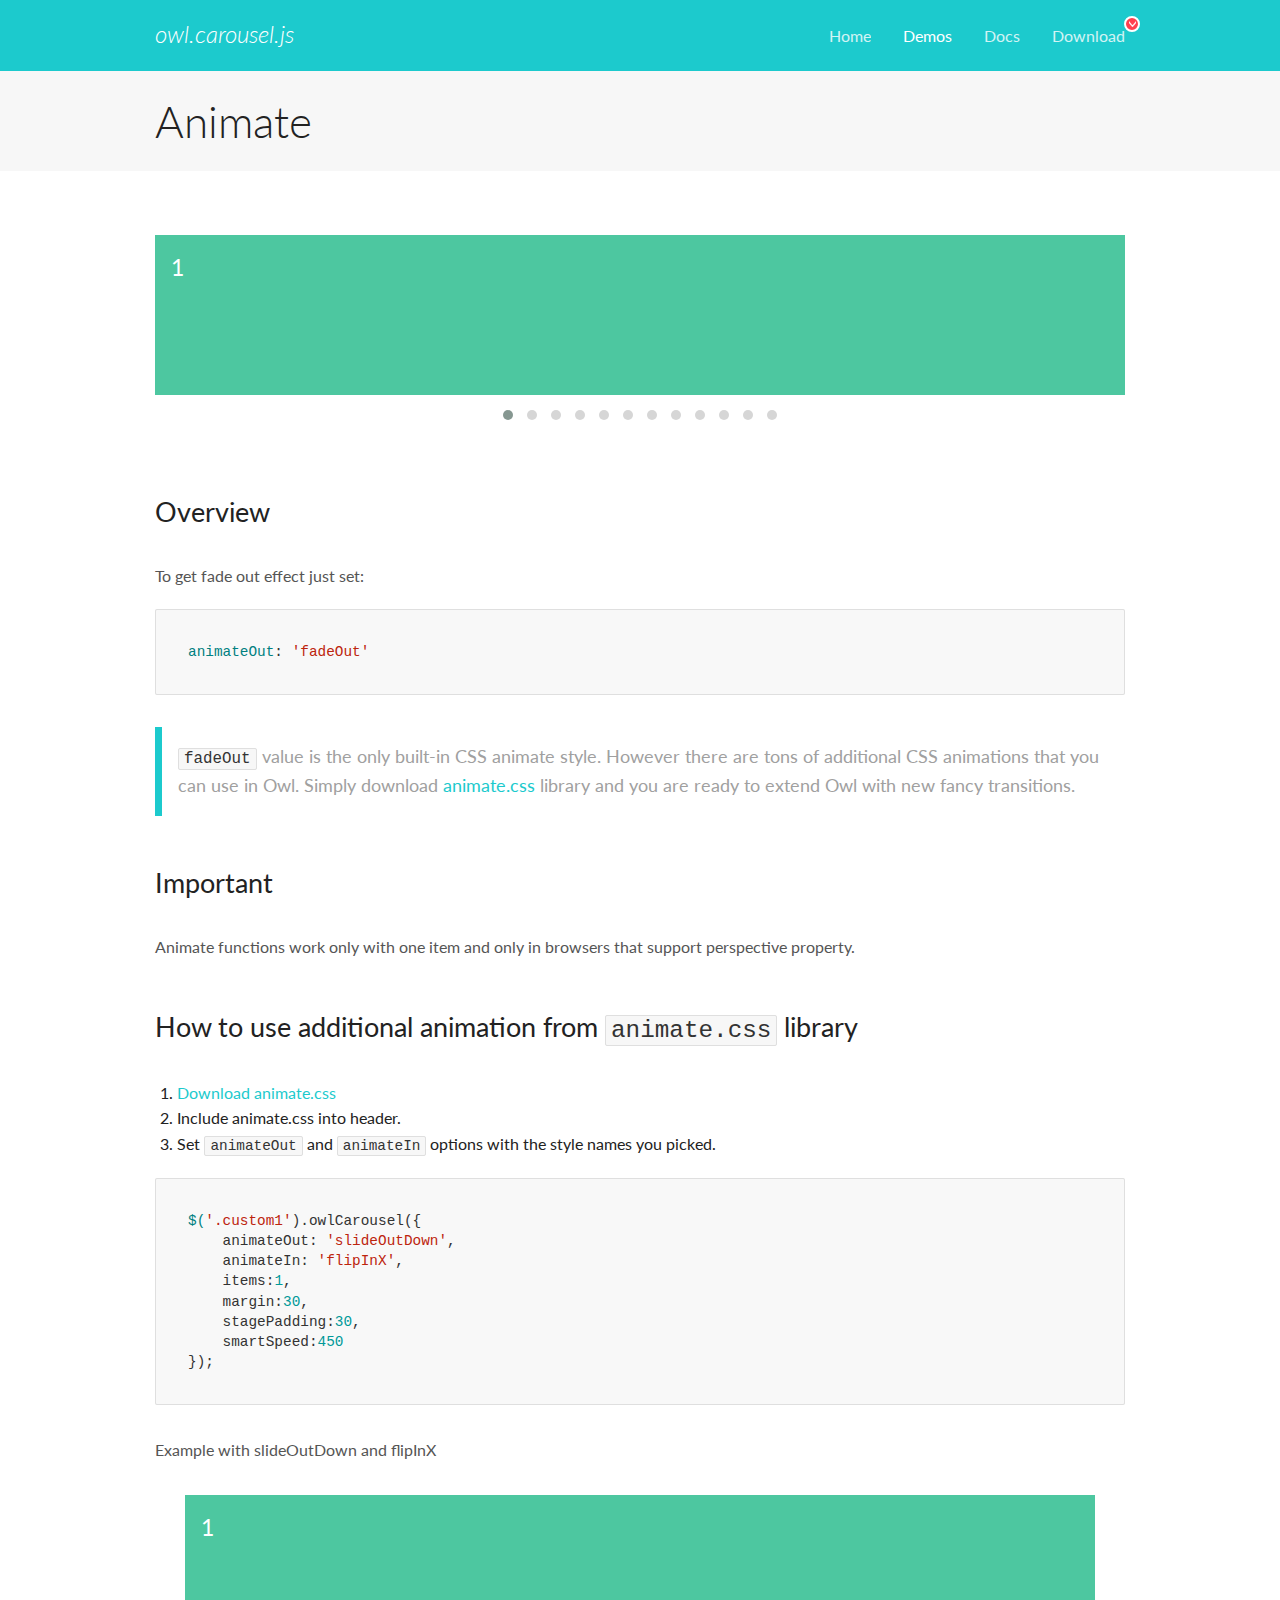
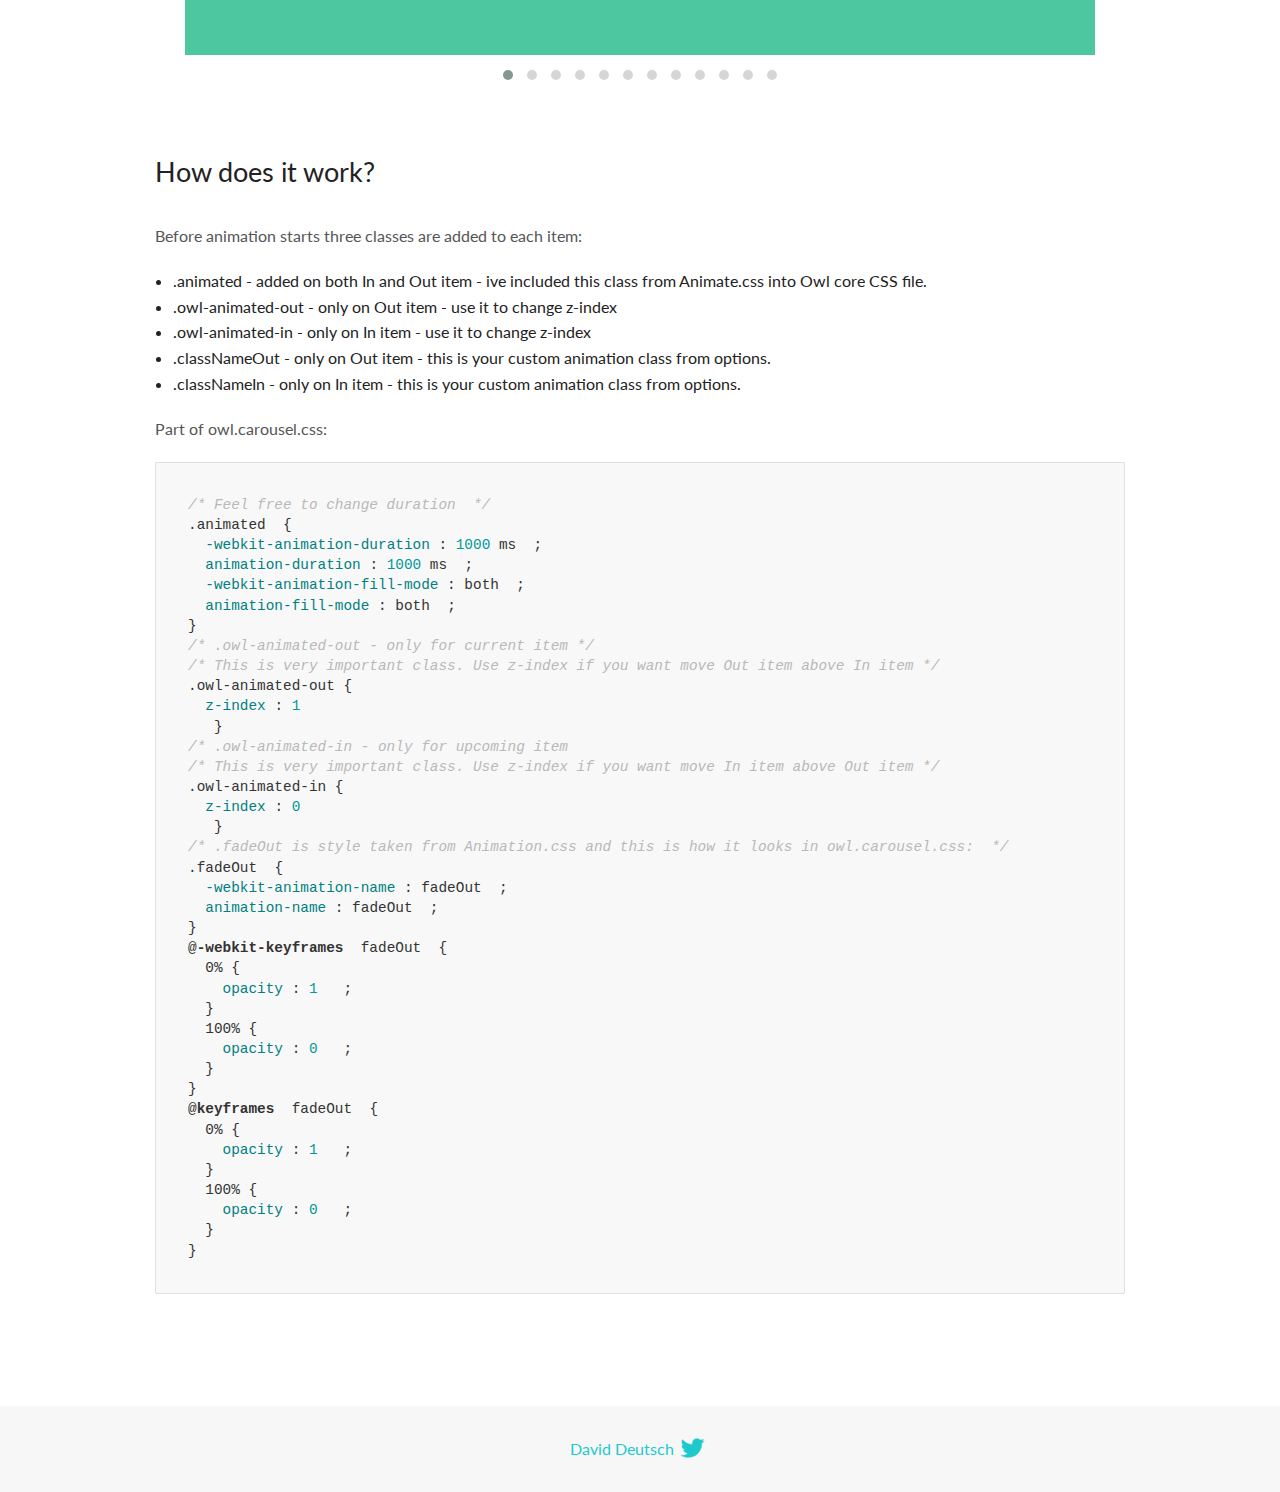
<file: OwlCarousel2-2.3.4/OwlCarousel2-2.3.4/docs/demos/animate.html>
<!DOCTYPE html>
<html lang="en">
  <head>

    <!-- head -->
    <meta charset="utf-8">
    <meta name="msapplication-tap-highlight" content="no" />
    <meta name="viewport" content="width=device-width, initial-scale=1.0" />
    <meta name="description" content="Animate carousel">
    <meta name="author" content="David Deutsch">
    <title>
      Animate Demo | Owl Carousel | 2.3.4
    </title>

    <!-- Stylesheets -->
    <link href='https://fonts.googleapis.com/css?family=Lato:300,400,700,400italic,300italic' rel='stylesheet' type='text/css'>
    <link rel="stylesheet" href="../assets/css/docs.theme.min.css">

    <!-- Owl Stylesheets -->
    <link rel="stylesheet" href="../assets/owlcarousel/assets/owl.carousel.min.css">
    <link rel="stylesheet" href="../assets/owlcarousel/assets/owl.theme.default.min.css">

    <!-- HTML5 shim and Respond.js IE8 support of HTML5 elements and media queries -->

    <!--[if lt IE 9]>
      <script src="https://oss.maxcdn.com/libs/html5shiv/3.7.0/html5shiv.js"></script>
      <script src="https://oss.maxcdn.com/libs/respond.js/1.3.0/respond.min.js"></script>
    <![endif]-->

    <!-- Favicons -->
    <link rel="apple-touch-icon-precomposed" sizes="144x144" href="../assets/ico/apple-touch-icon-144-precomposed.png">
    <link rel="shortcut icon" href="../assets/ico/favicon.png">
    <link rel="shortcut icon" href="favicon.ico">

    <!-- Yeah i know js should not be in header. Its required for demos.-->

    <!-- javascript -->
    <script src="../assets/vendors/jquery.min.js"></script>
    <script src="../assets/owlcarousel/owl.carousel.js"></script>
  </head>
  <body>

    <!-- header -->
    <header class="header">
      <div class="row">
        <div class="large-12 columns">
          <div class="brand left">
            <h3>
              <a href="/OwlCarousel2/">owl.carousel.js</a> 
            </h3>
          </div>
          <a id="toggle-nav" class="right">
            <span></span> <span></span> <span></span> 
          </a> 
          <div class="nav-bar">
            <ul class="clearfix">
              <li> <a href="/OwlCarousel2/index.html">Home</a>  </li>
              <li class="active">
                <a href="/OwlCarousel2/demos/demos.html">Demos</a> 
              </li>
              <li> <a href="/OwlCarousel2/docs/started-welcome.html">Docs</a>  </li>
              <li>
                <a href="https://github.com/OwlCarousel2/OwlCarousel2/archive/2.3.4.zip">Download</a> 
                <span class="download"></span> 
              </li>
            </ul>
          </div>
        </div>
      </div>
    </header>

    <!-- title -->
    <section class="title">
      <div class="row">
        <div class="large-12 columns">
          <h1>Animate</h1>
        </div>
      </div>
    </section>

    <!--  Demos -->
    <section id="demos">
      <div class="row">
        <div class="large-12 columns">
          <div class="fadeOut owl-carousel owl-theme">
            <div class="item">
              <h4>1</h4>
            </div>
            <div class="item">
              <h4>2</h4>
            </div>
            <div class="item">
              <h4>3</h4>
            </div>
            <div class="item">
              <h4>4</h4>
            </div>
            <div class="item">
              <h4>5</h4>
            </div>
            <div class="item">
              <h4>6</h4>
            </div>
            <div class="item">
              <h4>7</h4>
            </div>
            <div class="item">
              <h4>8</h4>
            </div>
            <div class="item">
              <h4>9</h4>
            </div>
            <div class="item">
              <h4>10</h4>
            </div>
            <div class="item">
              <h4>11</h4>
            </div>
            <div class="item">
              <h4>12</h4>
            </div>
          </div>
          <h3 id="overview">Overview</h3>
          <p>To get fade out effect just set:</p>
          <pre><code>animateOut: &#39;fadeOut&#39;</code></pre>
          <blockquote>
            <p><code>fadeOut</code> value is the only built-in CSS animate style. However there are tons of additional CSS animations that you can use in Owl. Simply download
              <a href="https://daneden.github.io/animate.css/">animate.css</a>  library and you are ready to extend Owl with new fancy transitions.</p>
          </blockquote>
          <h3 id="important">Important</h3>
          <p>Animate functions work only with one item and only in browsers that support perspective property.</p>
          <h3 id="how-to-use-additional-animation-from-animate-css-library">How to use additional animation from <code>animate.css</code> library</h3>
          <ol>
            <li> <a href="https://daneden.github.io/animate.css/">Download animate.css</a>  </li>
            <li>Include animate.css into header.</li>
            <li>Set <code>animateOut</code> and <code>animateIn</code> options with the style names you picked.</li>
          </ol>
          <pre><code>$(&#39;.custom1&#39;).owlCarousel({
    animateOut: &#39;slideOutDown&#39;,
    animateIn: &#39;flipInX&#39;,
    items:1,
    margin:30,
    stagePadding:30,
    smartSpeed:450
});</code></pre>
          <p>Example with slideOutDown and flipInX</p>
          <div class="custom1 owl-carousel owl-theme">
            <div class="item">
              <h4>1</h4>
            </div>
            <div class="item">
              <h4>2</h4>
            </div>
            <div class="item">
              <h4>3</h4>
            </div>
            <div class="item">
              <h4>4</h4>
            </div>
            <div class="item">
              <h4>5</h4>
            </div>
            <div class="item">
              <h4>6</h4>
            </div>
            <div class="item">
              <h4>7</h4>
            </div>
            <div class="item">
              <h4>8</h4>
            </div>
            <div class="item">
              <h4>9</h4>
            </div>
            <div class="item">
              <h4>10</h4>
            </div>
            <div class="item">
              <h4>11</h4>
            </div>
            <div class="item">
              <h4>12</h4>
            </div>
          </div>
          <h3 id="how-does-it-work-">How does it work?</h3>
          <p>Before animation starts three classes are added to each item:</p>
          <ul>
            <li>.animated - added on both In and Out item - ive included this class from Animate.css into Owl core CSS file.</li>
            <li>.owl-animated-out - only on Out item - use it to change z-index</li>
            <li>.owl-animated-in - only on In item - use it to change z-index</li>
            <li>.classNameOut - only on Out item - this is your custom animation class from options.</li>
            <li>.classNameIn - only on In item - this is your custom animation class from options.</li>
          </ul>
          <p>Part of owl.carousel.css:</p>
          <pre><code class="language-css"><span class="comment">/* Feel free to change duration  */</span> 
<span class="class">.animated</span>  <span class="rules">{
  <span class="rule"><span class="attribute">-webkit-animation-duration</span> :<span class="value"> <span class="number">1000</span> ms</span> </span> ;
  <span class="rule"><span class="attribute">animation-duration</span> :<span class="value"> <span class="number">1000</span> ms</span> </span> ;
  <span class="rule"><span class="attribute">-webkit-animation-fill-mode</span> :<span class="value"> both</span> </span> ;
  <span class="rule"><span class="attribute">animation-fill-mode</span> :<span class="value"> both</span> </span> ;
<span class="rule">}</span> </span> 
<span class="comment">/* .owl-animated-out - only for current item */</span> 
<span class="comment">/* This is very important class. Use z-index if you want move Out item above In item */</span> 
<span class="class">.owl-animated-out</span> <span class="rules">{
  <span class="rule"><span class="attribute">z-index</span> :<span class="value"> <span class="number">1</span> 
</span> </span> </span> }
<span class="comment">/* .owl-animated-in - only for upcoming item
/* This is very important class. Use z-index if you want move In item above Out item */</span> 
<span class="class">.owl-animated-in</span> <span class="rules">{
  <span class="rule"><span class="attribute">z-index</span> :<span class="value"> <span class="number">0</span> 
</span> </span> </span> }
<span class="comment">/* .fadeOut is style taken from Animation.css and this is how it looks in owl.carousel.css:  */</span> 
<span class="class">.fadeOut</span>  <span class="rules">{
  <span class="rule"><span class="attribute">-webkit-animation-name</span> :<span class="value"> fadeOut</span> </span> ;
  <span class="rule"><span class="attribute">animation-name</span> :<span class="value"> fadeOut</span> </span> ;
<span class="rule">}</span> </span> 
<span class="at_rule">@<span class="keyword">-webkit-keyframes</span>  fadeOut </span> {
  0% <span class="rules">{
    <span class="rule"><span class="attribute">opacity</span> :<span class="value"> <span class="number">1</span> </span> </span> ;
  <span class="rule">}</span> </span> 
  100% <span class="rules">{
    <span class="rule"><span class="attribute">opacity</span> :<span class="value"> <span class="number">0</span> </span> </span> ;
  <span class="rule">}</span> </span> 
}
<span class="at_rule">@<span class="keyword">keyframes</span>  fadeOut </span> {
  0% <span class="rules">{
    <span class="rule"><span class="attribute">opacity</span> :<span class="value"> <span class="number">1</span> </span> </span> ;
  <span class="rule">}</span> </span> 
  100% <span class="rules">{
    <span class="rule"><span class="attribute">opacity</span> :<span class="value"> <span class="number">0</span> </span> </span> ;
  <span class="rule">}</span> </span> 
}</code></pre>
          <link rel="stylesheet" href="../assets/css/animate.css">
          <script>
            jQuery(document).ready(function($) {
              $('.fadeOut').owlCarousel({
                items: 1,
                animateOut: 'fadeOut',
                loop: true,
                margin: 10,
              });
              $('.custom1').owlCarousel({
                animateOut: 'slideOutDown',
                animateIn: 'flipInX',
                items: 1,
                margin: 30,
                stagePadding: 30,
                smartSpeed: 450
              });
            });
          </script>
        </div>
      </div>
    </section>

    <!-- footer -->
    <footer class="footer">
      <div class="row">
        <div class="large-12 columns">
          <h5>
            <a href="/OwlCarousel2/docs/support-contact.html">David Deutsch</a> 
            <a id="custom-tweet-button" href="https://twitter.com/share?url=https://github.com/OwlCarousel2/OwlCarousel2&text=Owl Carousel - This is so awesome! " target="_blank"></a> 
          </h5>
        </div>
      </div>
    </footer>

    <!-- vendors -->
    <script src="../assets/vendors/highlight.js"></script>
    <script src="../assets/js/app.js"></script>
  </body>
</html>
</file>
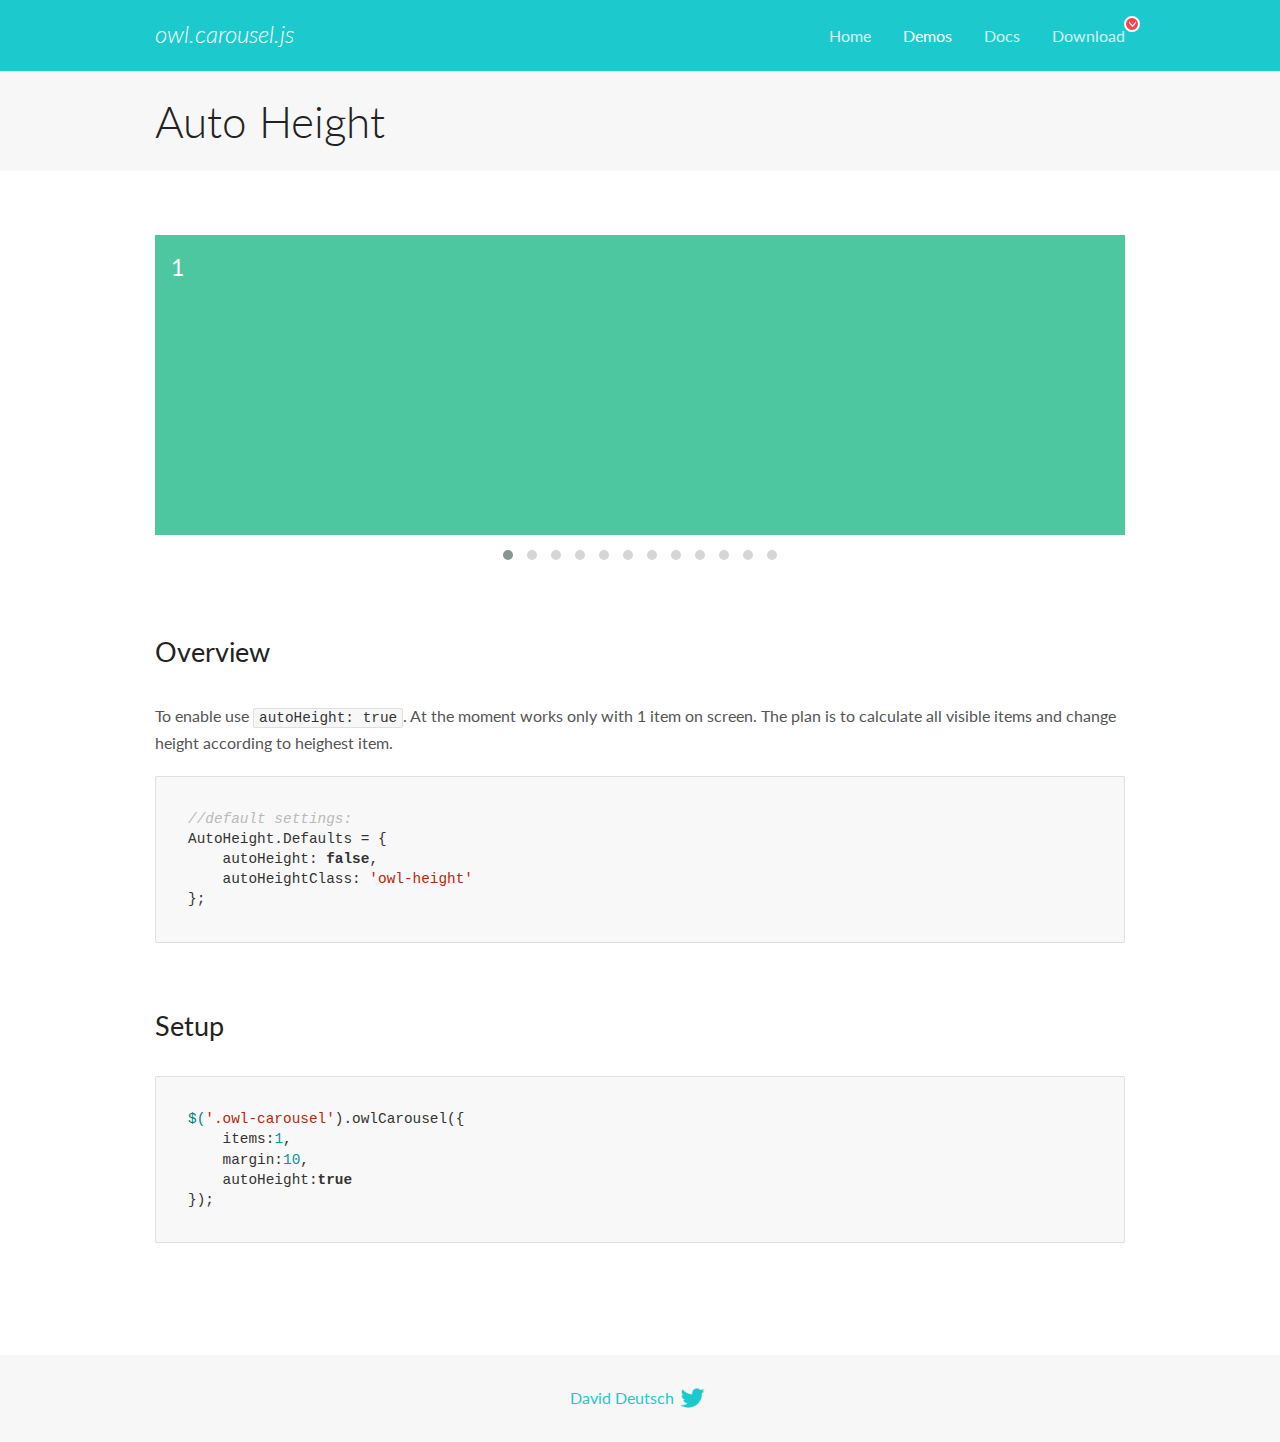
<file: OwlCarousel2-2.3.4/OwlCarousel2-2.3.4/docs/demos/autoheight.html>
<!DOCTYPE html>
<html lang="en">
  <head>

    <!-- head -->
    <meta charset="utf-8">
    <meta name="msapplication-tap-highlight" content="no" />
    <meta name="viewport" content="width=device-width, initial-scale=1.0" />
    <meta name="description" content="autoHeight usage demo">
    <meta name="author" content="David Deutsch">
    <title>
      Auto Height Demo | Owl Carousel | 2.3.4
    </title>

    <!-- Stylesheets -->
    <link href='https://fonts.googleapis.com/css?family=Lato:300,400,700,400italic,300italic' rel='stylesheet' type='text/css'>
    <link rel="stylesheet" href="../assets/css/docs.theme.min.css">

    <!-- Owl Stylesheets -->
    <link rel="stylesheet" href="../assets/owlcarousel/assets/owl.carousel.min.css">
    <link rel="stylesheet" href="../assets/owlcarousel/assets/owl.theme.default.min.css">

    <!-- HTML5 shim and Respond.js IE8 support of HTML5 elements and media queries -->

    <!--[if lt IE 9]>
      <script src="https://oss.maxcdn.com/libs/html5shiv/3.7.0/html5shiv.js"></script>
      <script src="https://oss.maxcdn.com/libs/respond.js/1.3.0/respond.min.js"></script>
    <![endif]-->

    <!-- Favicons -->
    <link rel="apple-touch-icon-precomposed" sizes="144x144" href="../assets/ico/apple-touch-icon-144-precomposed.png">
    <link rel="shortcut icon" href="../assets/ico/favicon.png">
    <link rel="shortcut icon" href="favicon.ico">

    <!-- Yeah i know js should not be in header. Its required for demos.-->

    <!-- javascript -->
    <script src="../assets/vendors/jquery.min.js"></script>
    <script src="../assets/owlcarousel/owl.carousel.js"></script>
  </head>
  <body>

    <!-- header -->
    <header class="header">
      <div class="row">
        <div class="large-12 columns">
          <div class="brand left">
            <h3>
              <a href="/OwlCarousel2/">owl.carousel.js</a> 
            </h3>
          </div>
          <a id="toggle-nav" class="right">
            <span></span> <span></span> <span></span> 
          </a> 
          <div class="nav-bar">
            <ul class="clearfix">
              <li> <a href="/OwlCarousel2/index.html">Home</a>  </li>
              <li class="active">
                <a href="/OwlCarousel2/demos/demos.html">Demos</a> 
              </li>
              <li> <a href="/OwlCarousel2/docs/started-welcome.html">Docs</a>  </li>
              <li>
                <a href="https://github.com/OwlCarousel2/OwlCarousel2/archive/2.3.4.zip">Download</a> 
                <span class="download"></span> 
              </li>
            </ul>
          </div>
        </div>
      </div>
    </header>

    <!-- title -->
    <section class="title">
      <div class="row">
        <div class="large-12 columns">
          <h1>Auto Height</h1>
        </div>
      </div>
    </section>

    <!--  Demos -->
    <section id="demos">
      <div class="row">
        <div class="large-12 columns">
          <div class="owl-carousel owl-theme">
            <div class="item" style="height:300px">
              <h4>1</h4>
            </div>
            <div class="item" style="height:100px">
              <h4>2</h4>
            </div>
            <div class="item" style="height:500px">
              <h4>3</h4>
            </div>
            <div class="item" style="height:250px">
              <h4>4</h4>
            </div>
            <div class="item" style="height:400px">
              <h4>5</h4>
            </div>
            <div class="item" style="height:500px">
              <h4>6</h4>
            </div>
            <div class="item" style="height:600px">
              <h4>7</h4>
            </div>
            <div class="item" style="height:400px">
              <h4>8</h4>
            </div>
            <div class="item" style="height:300px">
              <h4>9</h4>
            </div>
            <div class="item" style="height:350px">
              <h4>10</h4>
            </div>
            <div class="item" style="height:200px">
              <h4>11</h4>
            </div>
            <div class="item" style="height:150px">
              <h4>12</h4>
            </div>
          </div>
          <h3 id="overview">Overview</h3>
          <p>To enable use <code>autoHeight: true</code>. At the moment works only with 1 item on screen. The plan is to calculate all visible items and change height according to heighest item.</p>
          <pre><code>//default settings:
AutoHeight.Defaults = {
    autoHeight: false,
    autoHeightClass: &#39;owl-height&#39;
};</code></pre>
          <h3 id="setup">Setup</h3>
          <pre><code>$(&#39;.owl-carousel&#39;).owlCarousel({
    items:1,
    margin:10,
    autoHeight:true
});</code></pre>
          <script>
            $(document).ready(function() {
              $('.owl-carousel').owlCarousel({
                items: 1,
                margin: 10,
                autoHeight: true
              });
            })
          </script>
        </div>
      </div>
    </section>

    <!-- footer -->
    <footer class="footer">
      <div class="row">
        <div class="large-12 columns">
          <h5>
            <a href="/OwlCarousel2/docs/support-contact.html">David Deutsch</a> 
            <a id="custom-tweet-button" href="https://twitter.com/share?url=https://github.com/OwlCarousel2/OwlCarousel2&text=Owl Carousel - This is so awesome! " target="_blank"></a> 
          </h5>
        </div>
      </div>
    </footer>

    <!-- vendors -->
    <script src="../assets/vendors/highlight.js"></script>
    <script src="../assets/js/app.js"></script>
  </body>
</html>
</file>
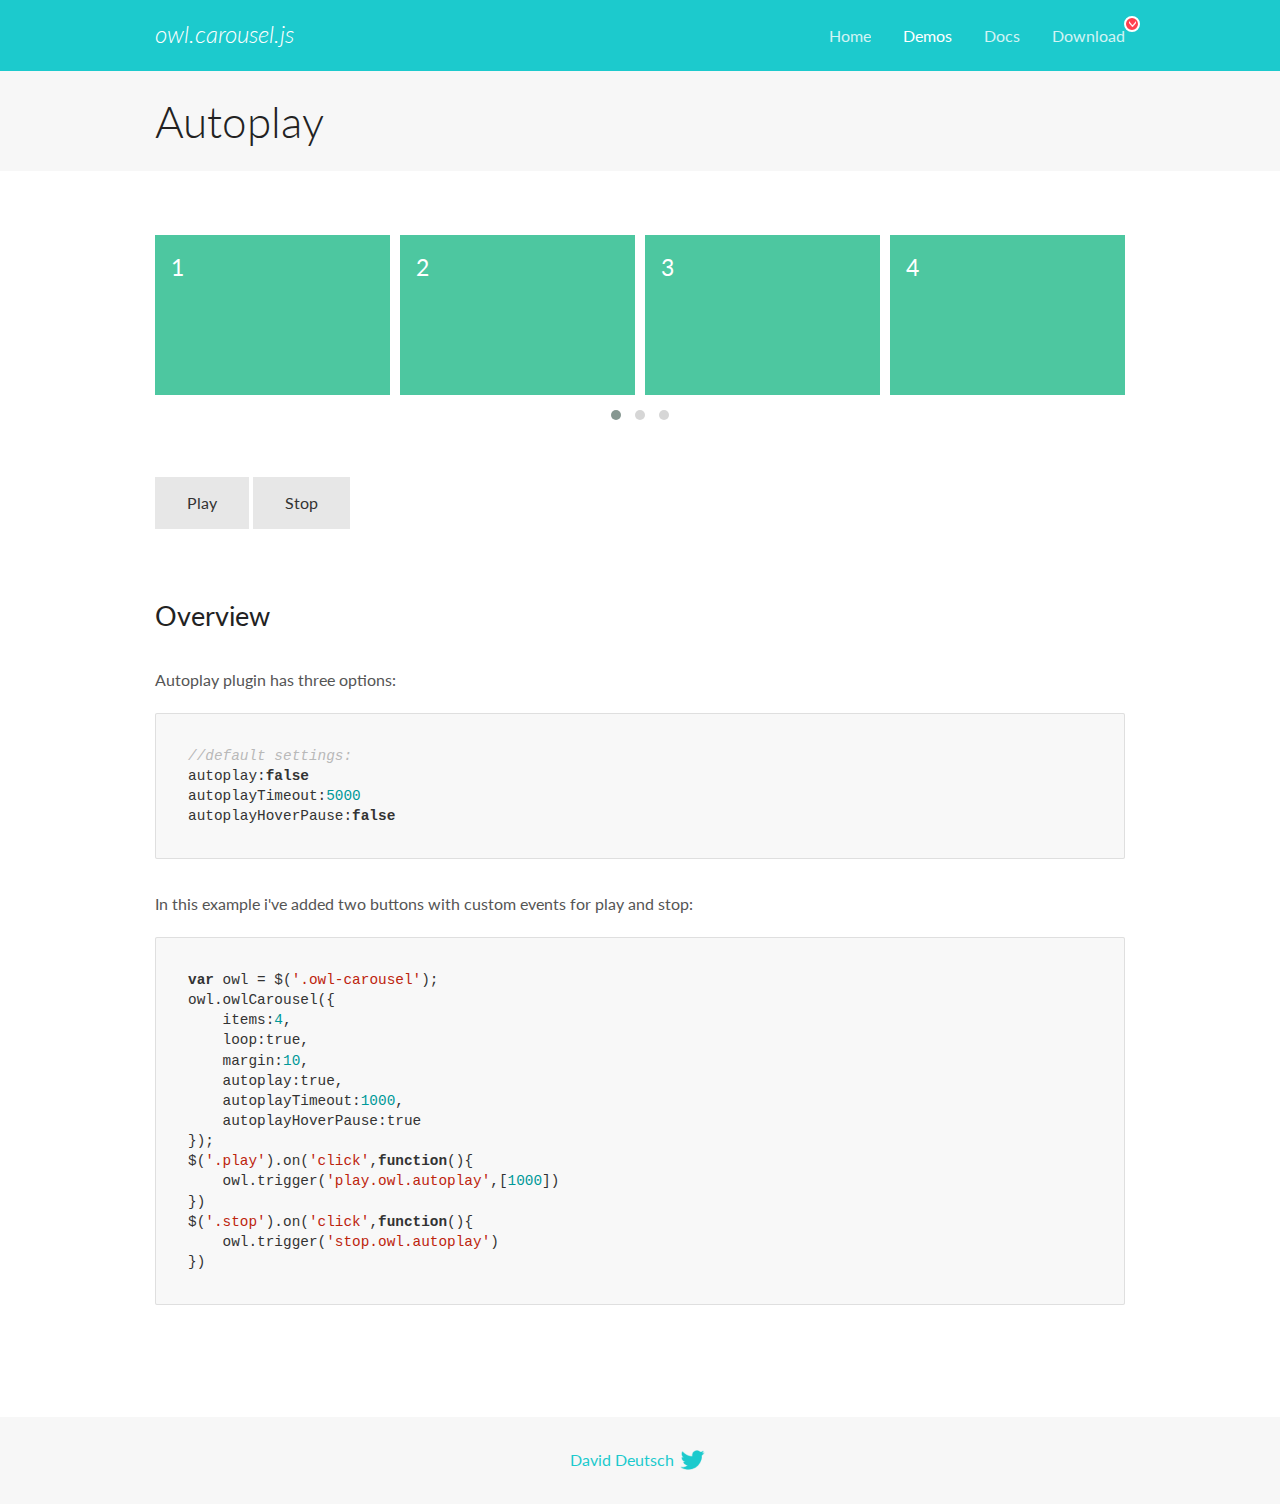
<file: OwlCarousel2-2.3.4/OwlCarousel2-2.3.4/docs/demos/autoplay.html>
<!DOCTYPE html>
<html lang="en">
  <head>

    <!-- head -->
    <meta charset="utf-8">
    <meta name="msapplication-tap-highlight" content="no" />
    <meta name="viewport" content="width=device-width, initial-scale=1.0" />
    <meta name="description" content="Autoplay usage demo">
    <meta name="author" content="David Deutsch">
    <title>
      Autoplay Demo | Owl Carousel | 2.3.4
    </title>

    <!-- Stylesheets -->
    <link href='https://fonts.googleapis.com/css?family=Lato:300,400,700,400italic,300italic' rel='stylesheet' type='text/css'>
    <link rel="stylesheet" href="../assets/css/docs.theme.min.css">

    <!-- Owl Stylesheets -->
    <link rel="stylesheet" href="../assets/owlcarousel/assets/owl.carousel.min.css">
    <link rel="stylesheet" href="../assets/owlcarousel/assets/owl.theme.default.min.css">

    <!-- HTML5 shim and Respond.js IE8 support of HTML5 elements and media queries -->

    <!--[if lt IE 9]>
      <script src="https://oss.maxcdn.com/libs/html5shiv/3.7.0/html5shiv.js"></script>
      <script src="https://oss.maxcdn.com/libs/respond.js/1.3.0/respond.min.js"></script>
    <![endif]-->

    <!-- Favicons -->
    <link rel="apple-touch-icon-precomposed" sizes="144x144" href="../assets/ico/apple-touch-icon-144-precomposed.png">
    <link rel="shortcut icon" href="../assets/ico/favicon.png">
    <link rel="shortcut icon" href="favicon.ico">

    <!-- Yeah i know js should not be in header. Its required for demos.-->

    <!-- javascript -->
    <script src="../assets/vendors/jquery.min.js"></script>
    <script src="../assets/owlcarousel/owl.carousel.js"></script>
  </head>
  <body>

    <!-- header -->
    <header class="header">
      <div class="row">
        <div class="large-12 columns">
          <div class="brand left">
            <h3>
              <a href="/OwlCarousel2/">owl.carousel.js</a> 
            </h3>
          </div>
          <a id="toggle-nav" class="right">
            <span></span> <span></span> <span></span> 
          </a> 
          <div class="nav-bar">
            <ul class="clearfix">
              <li> <a href="/OwlCarousel2/index.html">Home</a>  </li>
              <li class="active">
                <a href="/OwlCarousel2/demos/demos.html">Demos</a> 
              </li>
              <li> <a href="/OwlCarousel2/docs/started-welcome.html">Docs</a>  </li>
              <li>
                <a href="https://github.com/OwlCarousel2/OwlCarousel2/archive/2.3.4.zip">Download</a> 
                <span class="download"></span> 
              </li>
            </ul>
          </div>
        </div>
      </div>
    </header>

    <!-- title -->
    <section class="title">
      <div class="row">
        <div class="large-12 columns">
          <h1>Autoplay</h1>
        </div>
      </div>
    </section>

    <!--  Demos -->
    <section id="demos">
      <div class="row">
        <div class="large-12 columns">
          <div class="owl-carousel owl-theme">
            <div class="item">
              <h4>1</h4>
            </div>
            <div class="item">
              <h4>2</h4>
            </div>
            <div class="item">
              <h4>3</h4>
            </div>
            <div class="item">
              <h4>4</h4>
            </div>
            <div class="item">
              <h4>5</h4>
            </div>
            <div class="item">
              <h4>6</h4>
            </div>
            <div class="item">
              <h4>7</h4>
            </div>
            <div class="item">
              <h4>8</h4>
            </div>
            <div class="item">
              <h4>9</h4>
            </div>
            <div class="item">
              <h4>10</h4>
            </div>
            <div class="item">
              <h4>11</h4>
            </div>
            <div class="item">
              <h4>12</h4>
            </div>
          </div>
          <a class="button secondary play">Play</a> 
          <a class="button secondary stop">Stop</a> 
          <h3 id="overview">Overview</h3>
          <p>Autoplay plugin has three options:</p>
          <pre><code>//default settings:
autoplay:false
autoplayTimeout:5000
autoplayHoverPause:false</code></pre>
          <p>In this example i&#39;ve added two buttons with custom events for play and stop:</p>
          <pre><code>var owl = $(&#39;.owl-carousel&#39;);
owl.owlCarousel({
    items:4,
    loop:true,
    margin:10,
    autoplay:true,
    autoplayTimeout:1000,
    autoplayHoverPause:true
});
$(&#39;.play&#39;).on(&#39;click&#39;,function(){
    owl.trigger(&#39;play.owl.autoplay&#39;,[1000])
})
$(&#39;.stop&#39;).on(&#39;click&#39;,function(){
    owl.trigger(&#39;stop.owl.autoplay&#39;)
})</code></pre>
          <script>
            $(document).ready(function() {
              var owl = $('.owl-carousel');
              owl.owlCarousel({
                items: 4,
                loop: true,
                margin: 10,
                autoplay: true,
                autoplayTimeout: 1000,
                autoplayHoverPause: true
              });
              $('.play').on('click', function() {
                owl.trigger('play.owl.autoplay', [1000])
              })
              $('.stop').on('click', function() {
                owl.trigger('stop.owl.autoplay')
              })
            })
          </script>
        </div>
      </div>
    </section>

    <!-- footer -->
    <footer class="footer">
      <div class="row">
        <div class="large-12 columns">
          <h5>
            <a href="/OwlCarousel2/docs/support-contact.html">David Deutsch</a> 
            <a id="custom-tweet-button" href="https://twitter.com/share?url=https://github.com/OwlCarousel2/OwlCarousel2&text=Owl Carousel - This is so awesome! " target="_blank"></a> 
          </h5>
        </div>
      </div>
    </footer>

    <!-- vendors -->
    <script src="../assets/vendors/highlight.js"></script>
    <script src="../assets/js/app.js"></script>
  </body>
</html>
</file>
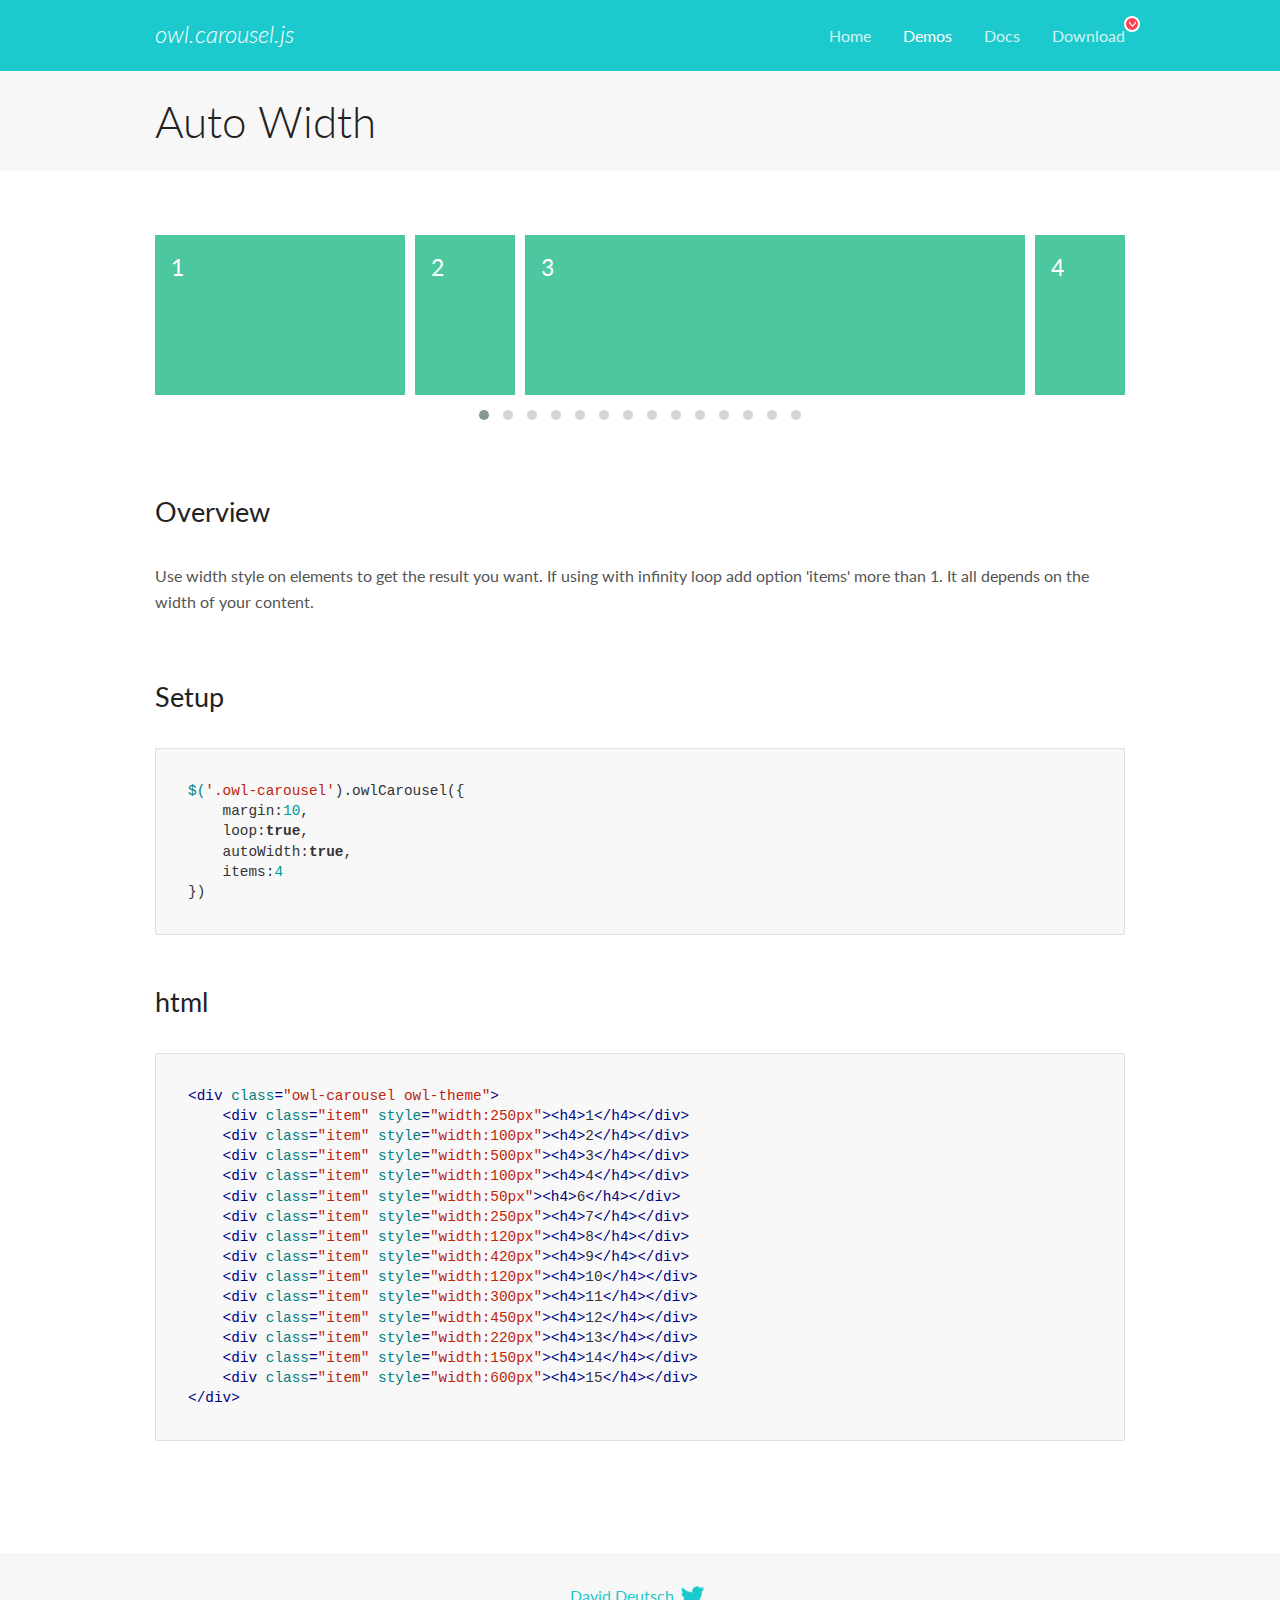
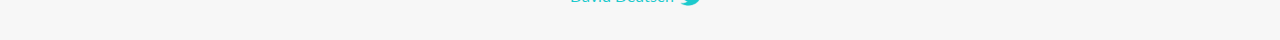
<file: OwlCarousel2-2.3.4/OwlCarousel2-2.3.4/docs/demos/autowidth.html>
<!DOCTYPE html>
<html lang="en">
  <head>

    <!-- head -->
    <meta charset="utf-8">
    <meta name="msapplication-tap-highlight" content="no" />
    <meta name="viewport" content="width=device-width, initial-scale=1.0" />
    <meta name="description" content="Auto Width">
    <meta name="author" content="David Deutsch">
    <title>
      Auto Width Demo | Owl Carousel | 2.3.4
    </title>

    <!-- Stylesheets -->
    <link href='https://fonts.googleapis.com/css?family=Lato:300,400,700,400italic,300italic' rel='stylesheet' type='text/css'>
    <link rel="stylesheet" href="../assets/css/docs.theme.min.css">

    <!-- Owl Stylesheets -->
    <link rel="stylesheet" href="../assets/owlcarousel/assets/owl.carousel.min.css">
    <link rel="stylesheet" href="../assets/owlcarousel/assets/owl.theme.default.min.css">

    <!-- HTML5 shim and Respond.js IE8 support of HTML5 elements and media queries -->

    <!--[if lt IE 9]>
      <script src="https://oss.maxcdn.com/libs/html5shiv/3.7.0/html5shiv.js"></script>
      <script src="https://oss.maxcdn.com/libs/respond.js/1.3.0/respond.min.js"></script>
    <![endif]-->

    <!-- Favicons -->
    <link rel="apple-touch-icon-precomposed" sizes="144x144" href="../assets/ico/apple-touch-icon-144-precomposed.png">
    <link rel="shortcut icon" href="../assets/ico/favicon.png">
    <link rel="shortcut icon" href="favicon.ico">

    <!-- Yeah i know js should not be in header. Its required for demos.-->

    <!-- javascript -->
    <script src="../assets/vendors/jquery.min.js"></script>
    <script src="../assets/owlcarousel/owl.carousel.js"></script>
  </head>
  <body>

    <!-- header -->
    <header class="header">
      <div class="row">
        <div class="large-12 columns">
          <div class="brand left">
            <h3>
              <a href="/OwlCarousel2/">owl.carousel.js</a> 
            </h3>
          </div>
          <a id="toggle-nav" class="right">
            <span></span> <span></span> <span></span> 
          </a> 
          <div class="nav-bar">
            <ul class="clearfix">
              <li> <a href="/OwlCarousel2/index.html">Home</a>  </li>
              <li class="active">
                <a href="/OwlCarousel2/demos/demos.html">Demos</a> 
              </li>
              <li> <a href="/OwlCarousel2/docs/started-welcome.html">Docs</a>  </li>
              <li>
                <a href="https://github.com/OwlCarousel2/OwlCarousel2/archive/2.3.4.zip">Download</a> 
                <span class="download"></span> 
              </li>
            </ul>
          </div>
        </div>
      </div>
    </header>

    <!-- title -->
    <section class="title">
      <div class="row">
        <div class="large-12 columns">
          <h1>Auto Width</h1>
        </div>
      </div>
    </section>

    <!--  Demos -->
    <section id="demos">
      <div class="row">
        <div class="large-12 columns">
          <div class="owl-carousel owl-theme">
            <div class="item" style="width:250px">
              <h4>1</h4>
            </div>
            <div class="item" style="width:100px">
              <h4>2</h4>
            </div>
            <div class="item" style="width:500px">
              <h4>3</h4>
            </div>
            <div class="item" style="width:100px">
              <h4>4</h4>
            </div>
            <div class="item" style="width:50px">
              <h4>6</h4>
            </div>
            <div class="item" style="width:250px">
              <h4>7</h4>
            </div>
            <div class="item" style="width:120px">
              <h4>8</h4>
            </div>
            <div class="item" style="width:420px">
              <h4>9</h4>
            </div>
            <div class="item" style="width:120px">
              <h4>10</h4>
            </div>
            <div class="item" style="width:300px">
              <h4>11</h4>
            </div>
            <div class="item" style="width:450px">
              <h4>12</h4>
            </div>
            <div class="item" style="width:220px">
              <h4>13</h4>
            </div>
            <div class="item" style="width:150px">
              <h4>14</h4>
            </div>
            <div class="item" style="width:600px">
              <h4>15</h4>
            </div>
          </div>
          <h3 id="overview">Overview</h3>
          <p>Use width style on elements to get the result you want. If using with infinity loop add option &#39;items&#39; more than 1. It all depends on the width of your content.</p>
          <h3 id="setup">Setup</h3>
          <pre><code>$(&#39;.owl-carousel&#39;).owlCarousel({
    margin:10,
    loop:true,
    autoWidth:true,
    items:4
})</code></pre>
          <h3 id="html">html</h3>
          <pre><code>&lt;div class=&quot;owl-carousel owl-theme&quot;&gt;
    &lt;div class=&quot;item&quot; style=&quot;width:250px&quot;&gt;&lt;h4&gt;1&lt;/h4&gt;&lt;/div&gt;
    &lt;div class=&quot;item&quot; style=&quot;width:100px&quot;&gt;&lt;h4&gt;2&lt;/h4&gt;&lt;/div&gt;
    &lt;div class=&quot;item&quot; style=&quot;width:500px&quot;&gt;&lt;h4&gt;3&lt;/h4&gt;&lt;/div&gt;
    &lt;div class=&quot;item&quot; style=&quot;width:100px&quot;&gt;&lt;h4&gt;4&lt;/h4&gt;&lt;/div&gt;
    &lt;div class=&quot;item&quot; style=&quot;width:50px&quot;&gt;&lt;h4&gt;6&lt;/h4&gt;&lt;/div&gt;
    &lt;div class=&quot;item&quot; style=&quot;width:250px&quot;&gt;&lt;h4&gt;7&lt;/h4&gt;&lt;/div&gt;
    &lt;div class=&quot;item&quot; style=&quot;width:120px&quot;&gt;&lt;h4&gt;8&lt;/h4&gt;&lt;/div&gt;
    &lt;div class=&quot;item&quot; style=&quot;width:420px&quot;&gt;&lt;h4&gt;9&lt;/h4&gt;&lt;/div&gt;
    &lt;div class=&quot;item&quot; style=&quot;width:120px&quot;&gt;&lt;h4&gt;10&lt;/h4&gt;&lt;/div&gt;
    &lt;div class=&quot;item&quot; style=&quot;width:300px&quot;&gt;&lt;h4&gt;11&lt;/h4&gt;&lt;/div&gt;
    &lt;div class=&quot;item&quot; style=&quot;width:450px&quot;&gt;&lt;h4&gt;12&lt;/h4&gt;&lt;/div&gt;
    &lt;div class=&quot;item&quot; style=&quot;width:220px&quot;&gt;&lt;h4&gt;13&lt;/h4&gt;&lt;/div&gt;
    &lt;div class=&quot;item&quot; style=&quot;width:150px&quot;&gt;&lt;h4&gt;14&lt;/h4&gt;&lt;/div&gt;
    &lt;div class=&quot;item&quot; style=&quot;width:600px&quot;&gt;&lt;h4&gt;15&lt;/h4&gt;&lt;/div&gt;
&lt;/div&gt;</code></pre>
          <script>
            $(document).ready(function() {
              $('.owl-carousel').owlCarousel({
                margin: 10,
                loop: true,
                autoWidth: true,
                items: 4
              })
            })
          </script>
        </div>
      </div>
    </section>

    <!-- footer -->
    <footer class="footer">
      <div class="row">
        <div class="large-12 columns">
          <h5>
            <a href="/OwlCarousel2/docs/support-contact.html">David Deutsch</a> 
            <a id="custom-tweet-button" href="https://twitter.com/share?url=https://github.com/OwlCarousel2/OwlCarousel2&text=Owl Carousel - This is so awesome! " target="_blank"></a> 
          </h5>
        </div>
      </div>
    </footer>

    <!-- vendors -->
    <script src="../assets/vendors/highlight.js"></script>
    <script src="../assets/js/app.js"></script>
  </body>
</html>
</file>
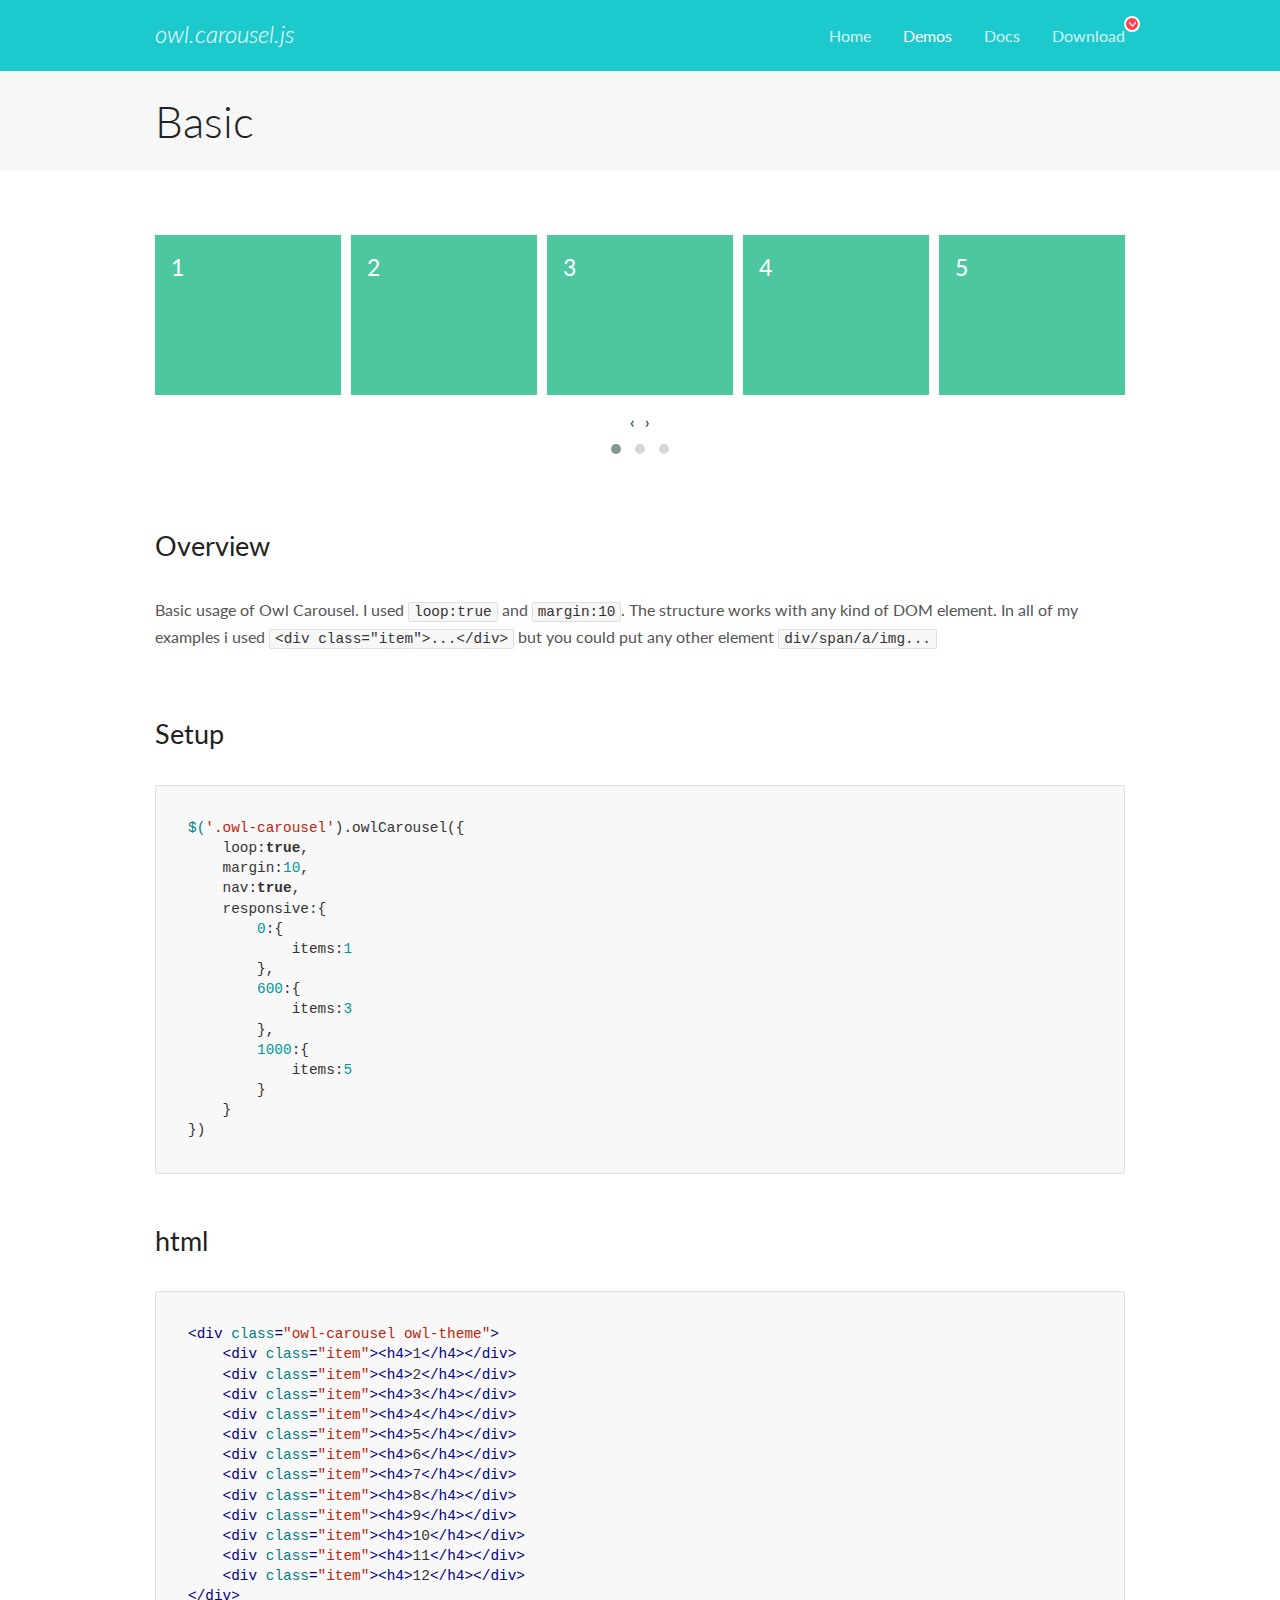
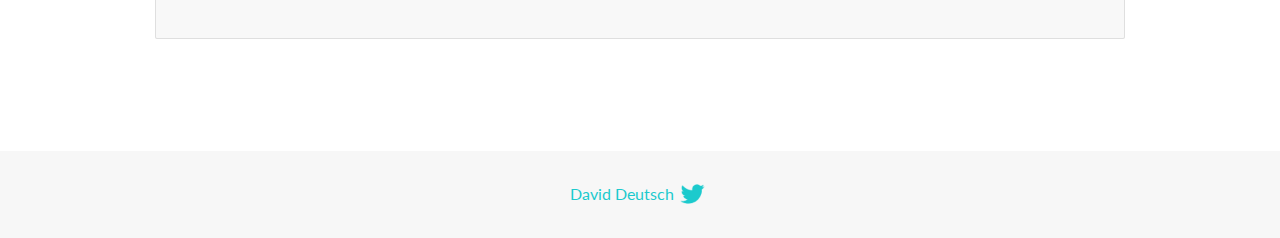
<file: OwlCarousel2-2.3.4/OwlCarousel2-2.3.4/docs/demos/basic.html>
<!DOCTYPE html>
<html lang="en">
  <head>

    <!-- head -->
    <meta charset="utf-8">
    <meta name="msapplication-tap-highlight" content="no" />
    <meta name="viewport" content="width=device-width, initial-scale=1.0" />
    <meta name="description" content="Basic usage demo">
    <meta name="author" content="David Deutsch">
    <title>
      Basic Demo | Owl Carousel | 2.3.4
    </title>

    <!-- Stylesheets -->
    <link href='https://fonts.googleapis.com/css?family=Lato:300,400,700,400italic,300italic' rel='stylesheet' type='text/css'>
    <link rel="stylesheet" href="../assets/css/docs.theme.min.css">

    <!-- Owl Stylesheets -->
    <link rel="stylesheet" href="../assets/owlcarousel/assets/owl.carousel.min.css">
    <link rel="stylesheet" href="../assets/owlcarousel/assets/owl.theme.default.min.css">

    <!-- HTML5 shim and Respond.js IE8 support of HTML5 elements and media queries -->

    <!--[if lt IE 9]>
      <script src="https://oss.maxcdn.com/libs/html5shiv/3.7.0/html5shiv.js"></script>
      <script src="https://oss.maxcdn.com/libs/respond.js/1.3.0/respond.min.js"></script>
    <![endif]-->

    <!-- Favicons -->
    <link rel="apple-touch-icon-precomposed" sizes="144x144" href="../assets/ico/apple-touch-icon-144-precomposed.png">
    <link rel="shortcut icon" href="../assets/ico/favicon.png">
    <link rel="shortcut icon" href="favicon.ico">

    <!-- Yeah i know js should not be in header. Its required for demos.-->

    <!-- javascript -->
    <script src="../assets/vendors/jquery.min.js"></script>
    <script src="../assets/owlcarousel/owl.carousel.js"></script>
  </head>
  <body>

    <!-- header -->
    <header class="header">
      <div class="row">
        <div class="large-12 columns">
          <div class="brand left">
            <h3>
              <a href="/OwlCarousel2/">owl.carousel.js</a> 
            </h3>
          </div>
          <a id="toggle-nav" class="right">
            <span></span> <span></span> <span></span> 
          </a> 
          <div class="nav-bar">
            <ul class="clearfix">
              <li> <a href="/OwlCarousel2/index.html">Home</a>  </li>
              <li class="active">
                <a href="/OwlCarousel2/demos/demos.html">Demos</a> 
              </li>
              <li> <a href="/OwlCarousel2/docs/started-welcome.html">Docs</a>  </li>
              <li>
                <a href="https://github.com/OwlCarousel2/OwlCarousel2/archive/2.3.4.zip">Download</a> 
                <span class="download"></span> 
              </li>
            </ul>
          </div>
        </div>
      </div>
    </header>

    <!-- title -->
    <section class="title">
      <div class="row">
        <div class="large-12 columns">
          <h1>Basic</h1>
        </div>
      </div>
    </section>

    <!--  Demos -->
    <section id="demos">
      <div class="row">
        <div class="large-12 columns">
          <div class="owl-carousel owl-theme">
            <div class="item">
              <h4>1</h4>
            </div>
            <div class="item">
              <h4>2</h4>
            </div>
            <div class="item">
              <h4>3</h4>
            </div>
            <div class="item">
              <h4>4</h4>
            </div>
            <div class="item">
              <h4>5</h4>
            </div>
            <div class="item">
              <h4>6</h4>
            </div>
            <div class="item">
              <h4>7</h4>
            </div>
            <div class="item">
              <h4>8</h4>
            </div>
            <div class="item">
              <h4>9</h4>
            </div>
            <div class="item">
              <h4>10</h4>
            </div>
            <div class="item">
              <h4>11</h4>
            </div>
            <div class="item">
              <h4>12</h4>
            </div>
          </div>
          <h3 id="overview">Overview</h3>
          <p>Basic usage of Owl Carousel. I used <code>loop:true</code> and <code>margin:10</code>. The structure works with any kind of DOM element. In all of my examples i used <code>&lt;div class=&quot;item&quot;&gt;...&lt;/div&gt;</code> but you could
            put any other element <code>div/span/a/img...</code></p>
          <h3 id="setup">Setup</h3>
          <pre><code>$(&#39;.owl-carousel&#39;).owlCarousel({
    loop:true,
    margin:10,
    nav:true,
    responsive:{
        0:{
            items:1
        },
        600:{
            items:3
        },
        1000:{
            items:5
        }
    }
})</code></pre>
          <h3 id="html">html</h3>
          <pre><code>&lt;div class=&quot;owl-carousel owl-theme&quot;&gt;
    &lt;div class=&quot;item&quot;&gt;&lt;h4&gt;1&lt;/h4&gt;&lt;/div&gt;
    &lt;div class=&quot;item&quot;&gt;&lt;h4&gt;2&lt;/h4&gt;&lt;/div&gt;
    &lt;div class=&quot;item&quot;&gt;&lt;h4&gt;3&lt;/h4&gt;&lt;/div&gt;
    &lt;div class=&quot;item&quot;&gt;&lt;h4&gt;4&lt;/h4&gt;&lt;/div&gt;
    &lt;div class=&quot;item&quot;&gt;&lt;h4&gt;5&lt;/h4&gt;&lt;/div&gt;
    &lt;div class=&quot;item&quot;&gt;&lt;h4&gt;6&lt;/h4&gt;&lt;/div&gt;
    &lt;div class=&quot;item&quot;&gt;&lt;h4&gt;7&lt;/h4&gt;&lt;/div&gt;
    &lt;div class=&quot;item&quot;&gt;&lt;h4&gt;8&lt;/h4&gt;&lt;/div&gt;
    &lt;div class=&quot;item&quot;&gt;&lt;h4&gt;9&lt;/h4&gt;&lt;/div&gt;
    &lt;div class=&quot;item&quot;&gt;&lt;h4&gt;10&lt;/h4&gt;&lt;/div&gt;
    &lt;div class=&quot;item&quot;&gt;&lt;h4&gt;11&lt;/h4&gt;&lt;/div&gt;
    &lt;div class=&quot;item&quot;&gt;&lt;h4&gt;12&lt;/h4&gt;&lt;/div&gt;
&lt;/div&gt;</code></pre>
          <script>
            $(document).ready(function() {
              var owl = $('.owl-carousel');
              owl.owlCarousel({
                margin: 10,
                nav: true,
                loop: true,
                responsive: {
                  0: {
                    items: 1
                  },
                  600: {
                    items: 3
                  },
                  1000: {
                    items: 5
                  }
                }
              })
            })
          </script>
        </div>
      </div>
    </section>

    <!-- footer -->
    <footer class="footer">
      <div class="row">
        <div class="large-12 columns">
          <h5>
            <a href="/OwlCarousel2/docs/support-contact.html">David Deutsch</a> 
            <a id="custom-tweet-button" href="https://twitter.com/share?url=https://github.com/OwlCarousel2/OwlCarousel2&text=Owl Carousel - This is so awesome! " target="_blank"></a> 
          </h5>
        </div>
      </div>
    </footer>

    <!-- vendors -->
    <script src="../assets/vendors/highlight.js"></script>
    <script src="../assets/js/app.js"></script>
  </body>
</html>
</file>
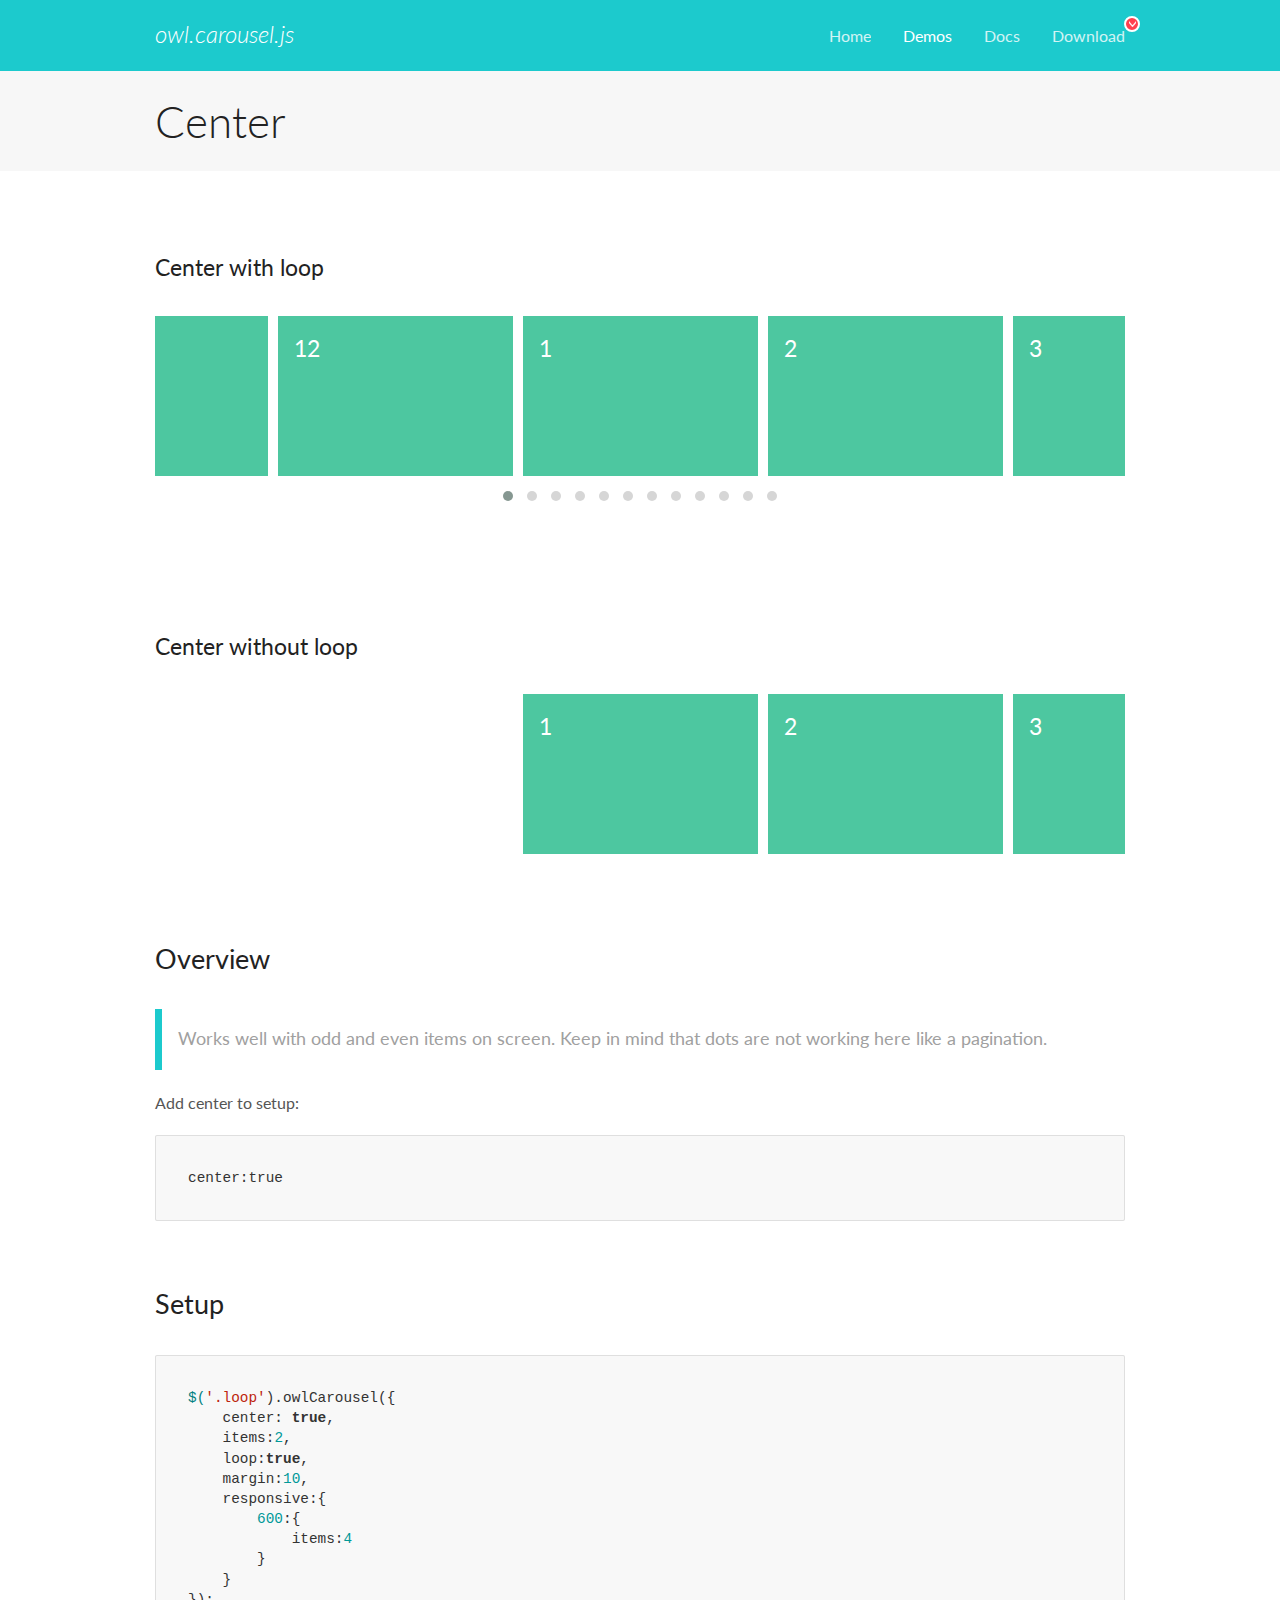
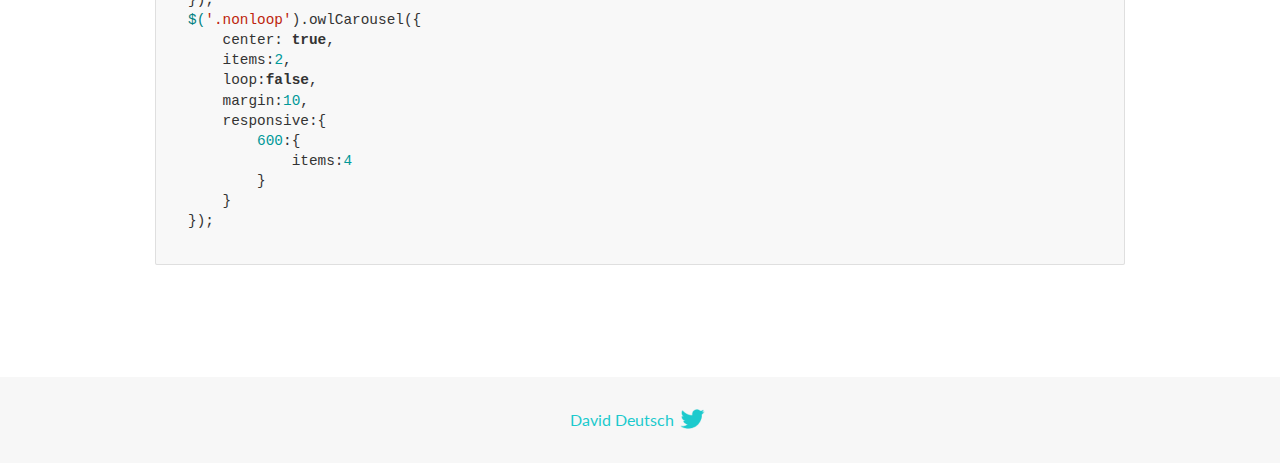
<file: OwlCarousel2-2.3.4/OwlCarousel2-2.3.4/docs/demos/center.html>
<!DOCTYPE html>
<html lang="en">
  <head>

    <!-- head -->
    <meta charset="utf-8">
    <meta name="msapplication-tap-highlight" content="no" />
    <meta name="viewport" content="width=device-width, initial-scale=1.0" />
    <meta name="description" content="Center carousel">
    <meta name="author" content="David Deutsch">
    <title>
      Center Demo | Owl Carousel | 2.3.4
    </title>

    <!-- Stylesheets -->
    <link href='https://fonts.googleapis.com/css?family=Lato:300,400,700,400italic,300italic' rel='stylesheet' type='text/css'>
    <link rel="stylesheet" href="../assets/css/docs.theme.min.css">

    <!-- Owl Stylesheets -->
    <link rel="stylesheet" href="../assets/owlcarousel/assets/owl.carousel.min.css">
    <link rel="stylesheet" href="../assets/owlcarousel/assets/owl.theme.default.min.css">

    <!-- HTML5 shim and Respond.js IE8 support of HTML5 elements and media queries -->

    <!--[if lt IE 9]>
      <script src="https://oss.maxcdn.com/libs/html5shiv/3.7.0/html5shiv.js"></script>
      <script src="https://oss.maxcdn.com/libs/respond.js/1.3.0/respond.min.js"></script>
    <![endif]-->

    <!-- Favicons -->
    <link rel="apple-touch-icon-precomposed" sizes="144x144" href="../assets/ico/apple-touch-icon-144-precomposed.png">
    <link rel="shortcut icon" href="../assets/ico/favicon.png">
    <link rel="shortcut icon" href="favicon.ico">

    <!-- Yeah i know js should not be in header. Its required for demos.-->

    <!-- javascript -->
    <script src="../assets/vendors/jquery.min.js"></script>
    <script src="../assets/owlcarousel/owl.carousel.js"></script>
  </head>
  <body>

    <!-- header -->
    <header class="header">
      <div class="row">
        <div class="large-12 columns">
          <div class="brand left">
            <h3>
              <a href="/OwlCarousel2/">owl.carousel.js</a> 
            </h3>
          </div>
          <a id="toggle-nav" class="right">
            <span></span> <span></span> <span></span> 
          </a> 
          <div class="nav-bar">
            <ul class="clearfix">
              <li> <a href="/OwlCarousel2/index.html">Home</a>  </li>
              <li class="active">
                <a href="/OwlCarousel2/demos/demos.html">Demos</a> 
              </li>
              <li> <a href="/OwlCarousel2/docs/started-welcome.html">Docs</a>  </li>
              <li>
                <a href="https://github.com/OwlCarousel2/OwlCarousel2/archive/2.3.4.zip">Download</a> 
                <span class="download"></span> 
              </li>
            </ul>
          </div>
        </div>
      </div>
    </header>

    <!-- title -->
    <section class="title">
      <div class="row">
        <div class="large-12 columns">
          <h1>Center</h1>
        </div>
      </div>
    </section>

    <!--  Demos -->
    <section id="demos">
      <div class="row">
        <div class="large-12 columns">
          <h4 id="center-with-loop">Center with loop</h4>
          <div class="loop owl-carousel owl-theme">
            <div class="item">
              <h4>1</h4>
            </div>
            <div class="item">
              <h4>2</h4>
            </div>
            <div class="item">
              <h4>3</h4>
            </div>
            <div class="item">
              <h4>4</h4>
            </div>
            <div class="item">
              <h4>5</h4>
            </div>
            <div class="item">
              <h4>6</h4>
            </div>
            <div class="item">
              <h4>7</h4>
            </div>
            <div class="item">
              <h4>8</h4>
            </div>
            <div class="item">
              <h4>9</h4>
            </div>
            <div class="item">
              <h4>10</h4>
            </div>
            <div class="item">
              <h4>11</h4>
            </div>
            <div class="item">
              <h4>12</h4>
            </div>
          </div>
          <br>
          <h4 id="center-without-loop">Center without loop</h4>
          <div class="nonloop owl-carousel">
            <div class="item">
              <h4>1</h4>
            </div>
            <div class="item">
              <h4>2</h4>
            </div>
            <div class="item">
              <h4>3</h4>
            </div>
            <div class="item">
              <h4>4</h4>
            </div>
            <div class="item">
              <h4>5</h4>
            </div>
            <div class="item">
              <h4>6</h4>
            </div>
            <div class="item">
              <h4>7</h4>
            </div>
            <div class="item">
              <h4>8</h4>
            </div>
            <div class="item">
              <h4>9</h4>
            </div>
            <div class="item">
              <h4>10</h4>
            </div>
            <div class="item">
              <h4>11</h4>
            </div>
            <div class="item">
              <h4>12</h4>
            </div>
          </div>
          <h3 id="overview">Overview</h3>
          <blockquote>
            <p>Works well with odd and even items on screen. Keep in mind that dots are not working here like a pagination.</p>
          </blockquote>
          <p>Add center to setup:</p>
          <pre><code>center:true</code></pre>
          <h3 id="setup">Setup</h3>
          <pre><code>$(&#39;.loop&#39;).owlCarousel({
    center: true,
    items:2,
    loop:true,
    margin:10,
    responsive:{
        600:{
            items:4
        }
    }
});
$(&#39;.nonloop&#39;).owlCarousel({
    center: true,
    items:2,
    loop:false,
    margin:10,
    responsive:{
        600:{
            items:4
        }
    }
});</code></pre>
          <script>
            jQuery(document).ready(function($) {
              $('.loop').owlCarousel({
                center: true,
                items: 2,
                loop: true,
                margin: 10,
                responsive: {
                  600: {
                    items: 4
                  }
                }
              });
              $('.nonloop').owlCarousel({
                center: true,
                items: 2,
                loop: false,
                margin: 10,
                responsive: {
                  600: {
                    items: 4
                  }
                }
              });
            });
          </script>
        </div>
      </div>
    </section>

    <!-- footer -->
    <footer class="footer">
      <div class="row">
        <div class="large-12 columns">
          <h5>
            <a href="/OwlCarousel2/docs/support-contact.html">David Deutsch</a> 
            <a id="custom-tweet-button" href="https://twitter.com/share?url=https://github.com/OwlCarousel2/OwlCarousel2&text=Owl Carousel - This is so awesome! " target="_blank"></a> 
          </h5>
        </div>
      </div>
    </footer>

    <!-- vendors -->
    <script src="../assets/vendors/highlight.js"></script>
    <script src="../assets/js/app.js"></script>
  </body>
</html>
</file>
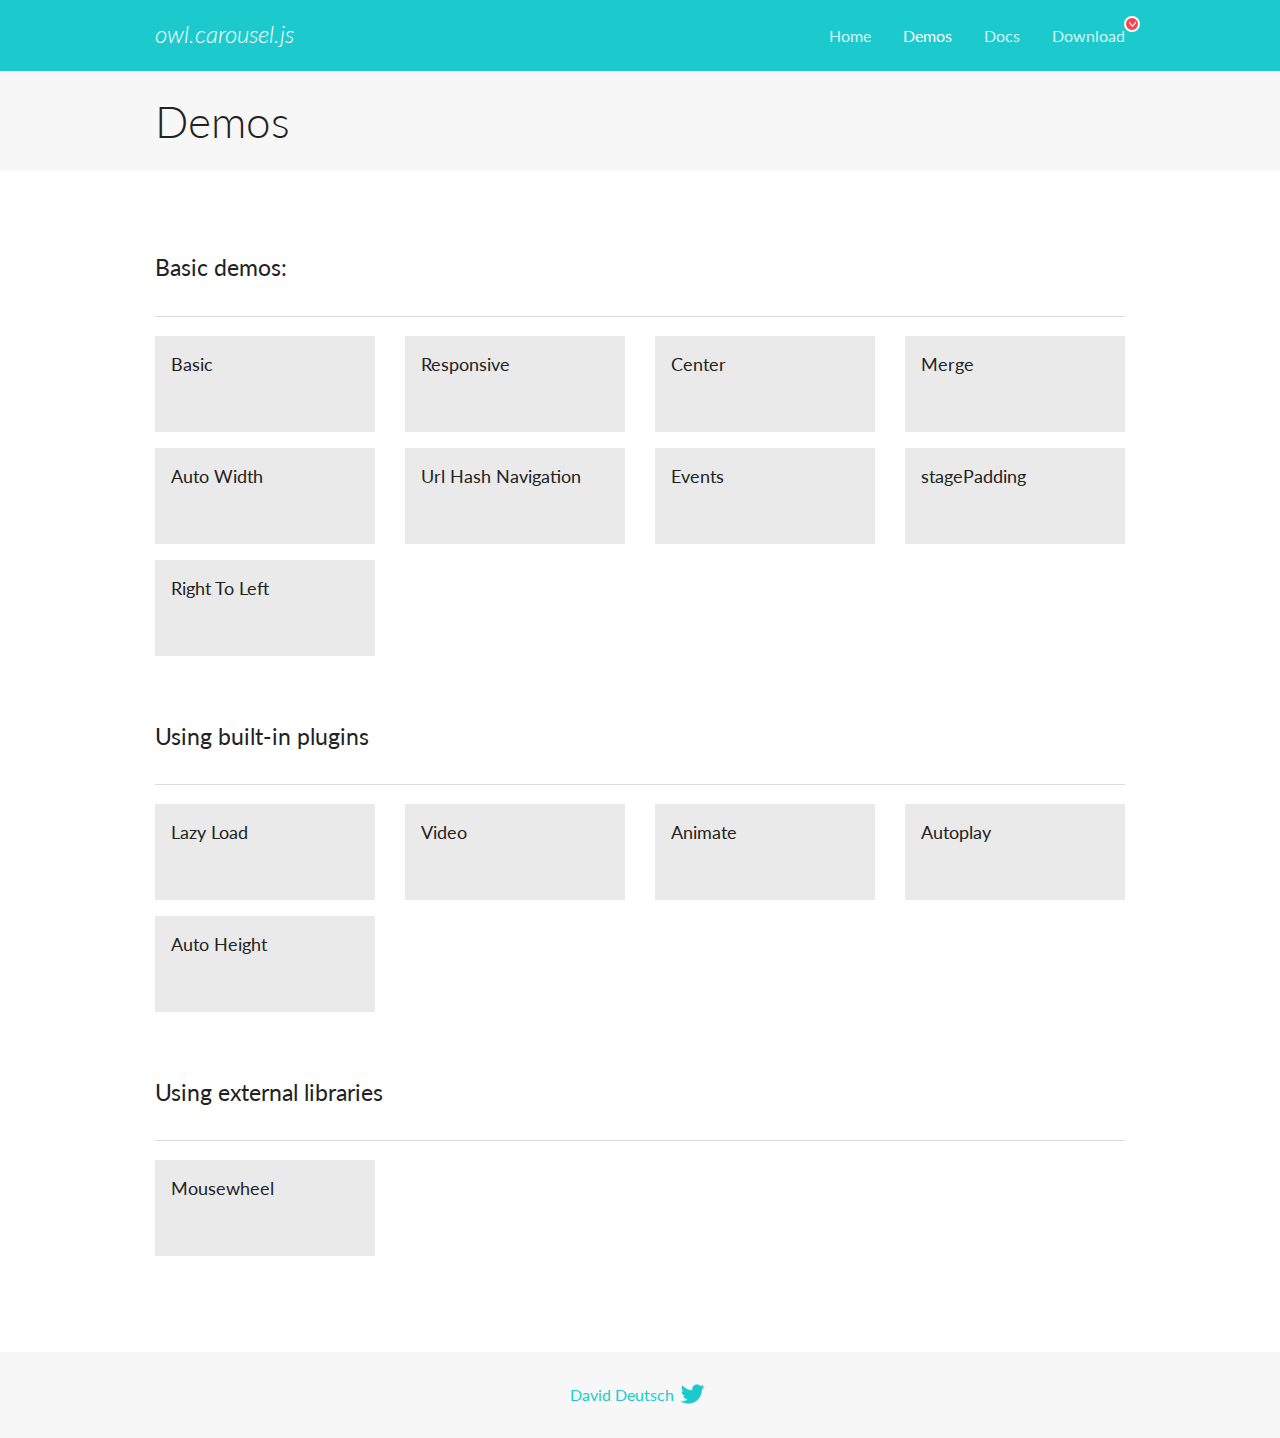
<file: OwlCarousel2-2.3.4/OwlCarousel2-2.3.4/docs/demos/demos.html>
<!DOCTYPE html>
<html lang="en">
  <head>

    <!-- head -->
    <meta charset="utf-8">
    <meta name="msapplication-tap-highlight" content="no" />
    <meta name="viewport" content="width=device-width, initial-scale=1.0" />
    <meta name="description" content="A list of Owl Carousel examples.">
    <meta name="author" content="David Deutsch">
    <title>
      Demos | Owl Carousel | 2.3.4
    </title>

    <!-- Stylesheets -->
    <link href='https://fonts.googleapis.com/css?family=Lato:300,400,700,400italic,300italic' rel='stylesheet' type='text/css'>
    <link rel="stylesheet" href="../assets/css/docs.theme.min.css">

    <!-- Owl Stylesheets -->
    <link rel="stylesheet" href="../assets/owlcarousel/assets/owl.carousel.min.css">
    <link rel="stylesheet" href="../assets/owlcarousel/assets/owl.theme.default.min.css">

    <!-- HTML5 shim and Respond.js IE8 support of HTML5 elements and media queries -->

    <!--[if lt IE 9]>
      <script src="https://oss.maxcdn.com/libs/html5shiv/3.7.0/html5shiv.js"></script>
      <script src="https://oss.maxcdn.com/libs/respond.js/1.3.0/respond.min.js"></script>
    <![endif]-->

    <!-- Favicons -->
    <link rel="apple-touch-icon-precomposed" sizes="144x144" href="../assets/ico/apple-touch-icon-144-precomposed.png">
    <link rel="shortcut icon" href="../assets/ico/favicon.png">
    <link rel="shortcut icon" href="favicon.ico">

    <!-- Yeah i know js should not be in header. Its required for demos.-->

    <!-- javascript -->
    <script src="../assets/vendors/jquery.min.js"></script>
    <script src="../assets/owlcarousel/owl.carousel.js"></script>
  </head>
  <body>

    <!-- header -->
    <header class="header">
      <div class="row">
        <div class="large-12 columns">
          <div class="brand left">
            <h3>
              <a href="/OwlCarousel2/">owl.carousel.js</a> 
            </h3>
          </div>
          <a id="toggle-nav" class="right">
            <span></span> <span></span> <span></span> 
          </a> 
          <div class="nav-bar">
            <ul class="clearfix">
              <li> <a href="/OwlCarousel2/index.html">Home</a>  </li>
              <li class="active">
                <a href="/OwlCarousel2/demos/demos.html">Demos</a> 
              </li>
              <li> <a href="/OwlCarousel2/docs/started-welcome.html">Docs</a>  </li>
              <li>
                <a href="https://github.com/OwlCarousel2/OwlCarousel2/archive/2.3.4.zip">Download</a> 
                <span class="download"></span> 
              </li>
            </ul>
          </div>
        </div>
      </div>
    </header>

    <!-- title -->
    <section class="title">
      <div class="row">
        <div class="large-12 columns">
          <h1>Demos</h1>
        </div>
      </div>
    </section>

    <!--  Demos -->
    <section id="demos">
      <div class="row">
        <div class="large-12 columns">
          <h4 id="basic-demos-">Basic demos:</h4>
          <hr>
          <div class="demo-list">
            <div class="row">
              <div class="small-6 medium-4 large-3 columns">
                <a href="basic.html" class="demo-block">
                  <h5>Basic </h5>
                </a> 
              </div>
              <div class="small-6 medium-4 large-3 columns">
                <a href="responsive.html" class="demo-block">
                  <h5>Responsive </h5>
                </a> 
              </div>
              <div class="small-6 medium-4 large-3 columns">
                <a href="center.html" class="demo-block">
                  <h5>Center </h5>
                </a> 
              </div>
              <div class="small-6 medium-4 large-3 columns">
                <a href="merge.html" class="demo-block">
                  <h5>Merge </h5>
                </a> 
              </div>
              <div class="small-6 medium-4 large-3 columns">
                <a href="autowidth.html" class="demo-block">
                  <h5>Auto Width </h5>
                </a> 
              </div>
              <div class="small-6 medium-4 large-3 columns">
                <a href="urlhashnav.html" class="demo-block">
                  <h5>Url Hash Navigation </h5>
                </a> 
              </div>
              <div class="small-6 medium-4 large-3 columns">
                <a href="events.html" class="demo-block">
                  <h5>Events </h5>
                </a> 
              </div>
              <div class="small-6 medium-4 large-3 columns">
                <a href="stagepadding.html" class="demo-block">
                  <h5>stagePadding </h5>
                </a> 
              </div>
              <div class="small-6 medium-4 large-3 columns">
                <a href="rtl.html" class="demo-block">
                  <h5>Right To Left </h5>
                </a> 
              </div>
            </div>
          </div>
          <h4 id="using-built-in-plugins">Using built-in plugins</h4>
          <hr>
          <div class="demo-list">
            <div class="row">
              <div class="small-6 medium-4 large-3 columns">
                <a href="lazyLoad.html" class="demo-block">
                  <h5>Lazy Load </h5>
                </a> 
              </div>
              <div class="small-6 medium-4 large-3 columns">
                <a href="video.html" class="demo-block">
                  <h5>Video </h5>
                </a> 
              </div>
              <div class="small-6 medium-4 large-3 columns">
                <a href="animate.html" class="demo-block">
                  <h5>Animate </h5>
                </a> 
              </div>
              <div class="small-6 medium-4 large-3 columns">
                <a href="autoplay.html" class="demo-block">
                  <h5>Autoplay </h5>
                </a> 
              </div>
              <div class="small-6 medium-4 large-3 columns">
                <a href="autoheight.html" class="demo-block">
                  <h5>Auto Height </h5>
                </a> 
              </div>
            </div>
          </div>
          <h4 id="using-external-libraries">Using external libraries</h4>
          <hr>
          <div class="demo-list">
            <div class="row">
              <div class="small-6 medium-4 large-3 columns">
                <a href="mousewheel.html" class="demo-block">
                  <h5>Mousewheel </h5>
                </a> 
              </div>
            </div>
          </div>
        </div>
      </div>
    </section>

    <!-- footer -->
    <footer class="footer">
      <div class="row">
        <div class="large-12 columns">
          <h5>
            <a href="/OwlCarousel2/docs/support-contact.html">David Deutsch</a> 
            <a id="custom-tweet-button" href="https://twitter.com/share?url=https://github.com/OwlCarousel2/OwlCarousel2&text=Owl Carousel - This is so awesome! " target="_blank"></a> 
          </h5>
        </div>
      </div>
    </footer>

    <!-- vendors -->
    <script src="../assets/vendors/highlight.js"></script>
    <script src="../assets/js/app.js"></script>
  </body>
</html>
</file>
<file: StyleCSS/style.css>
/*-----------Golobal Style----------------------  */
*{
  margin: 0;
  padding: 0;
  box-sizing: border-box;
  text-decoration: none;
  overflow-x: hidden;
}
/*-----------------End Golobal Style------------------  */

/*-----------------Brands Logo--------------------------  */
@media(max-width:991px){
 .container #ali{
    position:fixed;
    top: 0px;
    left: -1px;
    right: -1px;
  }
}
#ali{
  position: fixed;
  top: 34px;
  left: 40px;
  right: 40px;
  z-index: 999999999999999999999999999999;
}
#logo{
  background-color:black;
  width: 100%;
  height: 34px;
  position: fixed;
  top: 0px;
  left: 0px;
  right: 0px;
  z-index: 999999999999999999999999;
}
#logo #logobar{
  margin-top: 6px;
  margin-left: 43px;
  color: white;
}
#logo #logobar i{
  cursor: pointer;
  transition: all .3s linear;
}#logo #logobar i:hover{
  transform: translateY(5px);
}
@media(max-width:992px){
  #logo{
    display: none;
  }
}
/* -----------------End Brands Logo-------------------------- */
/* --------------------Menu---------------------------------- */
.bg2{
  background-color: white;
}
.bg{
  background-color:rgb(220, 86, 2);
  width: 25%;
  border-radius: 5px;
}
.container nav a{
  text-decoration: none;
  font-size: 17px;
  font-weight: 600;
}
.container nav a h3{
  overflow: hidden;
  background-color: rgb(220, 86, 2);
  color: white;
  padding: 6px 10px;
  margin: 0px;
  font-family:Cambria, Cochin, Georgia, Times, 'Times New Roman', serif;
  border-radius: 5px;
}
.container nav #mahdi .sub-menu  li a{
  color: white;
  padding-left: 12px;
  padding-right: 12px;
}.container nav #mahdi .sub-menu  li a:hover{
  color: rgb(250, 102, 10);
}
.bg:hover{
  background-color: white;
}
@media(max-width:992px){
  .container  nav #mahdi .sub-menu  li a{
  color: white;
}.container{
  width: 100%;
}
.bg{
  background-color:rgb(220, 86, 2);
  width: 28%;
  padding-left: 12px;
  border-radius: 5px;
}.container .menu{
  background-color: black;
  position: fixed;
  left: 0;
  right: 0;
  z-index: 99999999999999999999999999999999999999999999;
}.container  nav #mahdi {
  padding: 0 12px 8px 12px;
  width: 100%;
}.container  .navbar{
  padding: -0.5rem -1rem;
}
}
.container  .menu{
  background-color: black;
}
.line1 ,.line2,.line3{
   width: 23px;
    height: 3px;
    margin: 5px;
    transition: all .2s linear;
    background-color: white;
}
/* ------------------End--Menu---------------------------------- */
/* -----------------------------slider----------------------------- */
  #carousel{
    margin-top: -49px;
    left: 0;
    right: 0;
    z-index: -2;
  }
  @media(max-width:768px){
    #carousel{
      margin-top: 55px;
    }
  }
  .circle1{
  width: 10px;
  height: 10px;
  border-radius: 50%;
  border: 1px solid black;
  left: 50%;
  display: inline-block;
  margin-left: 0;
  margin-right: 0;
  cursor: pointer;
  position: relative;
  bottom: 34px;
  background-color: red;
  z-index: 1;
}.circle2{
  width: 10px;
  height: 10px;
  border-radius: 50%;
  border: 1px solid black;
  left: 50%;
  display: inline-block;
  margin-left: 0;
  margin-right: 0;
  background-color: red;
  position: relative;
  bottom: 34px;
  cursor: pointer;
  z-index: 1;
}.circle3{
  width: 10px;
  height: 10px;
  border-radius: 50%;
  border: 1px solid black;
  left: 50%;
  display: inline-block;
   margin-left: 0;
  margin-right: 0;
  background-color: red;
  position: relative;
  bottom: 34px;
  cursor: pointer;
  z-index: 1;
}
/* ------------------------END-slider---------------------- */
/* -----------------------catring services----------------- */
 .catring{
  display: inline-block;
  font-size: 29px;
  text-align: center;
  margin-left: 30%;
  margin-bottom: -24px;
  color: #000;
  font-size: 60px;
} 
.hr{
  border-bottom: 2px solid rgb(220, 86, 2);
}
@media(max-width:992px){
  .catring{
  margin-top: 0px;
  margin-left: 15%;
 }
}
@media(max-width:768px){
  .catring{
    font-size: 49px;
    margin-bottom: -25px;
    margin-left: 12%;
 }
}
/* -------------------end---catring services------------------------ */
/* -------------------card part------------------------------------- */
.container .row .col-xl-4 .card1,.card2,.card3 {
  margin-top: 10px;
  margin-bottom: 18px;
  text-align: center;
  transition: all ease .3s;
  cursor: pointer;
 }
 .card1:hover{
  transform: translateY(7px);
 }
 .card2:hover{
  transform: translateY(7px);
 }
.card3:hover{
  transform: translateY(7px);
 }
 .card1, .card2, .card3{
  border: 1px solid rgb(249, 179, 161);
  box-shadow: 5px 5px 5px rgb(244, 180, 157);
  border-radius: 7px;
  padding: 0px 22px 6px 22px;
 }
 .circle-card1{
  left: 24%;
  margin-top: 18px;
  z-index: -33;
  position: relative;
  display: flex;
  width: 150px;
  height: 150px;
  border-radius: 50%;
  background-color:rgb(220, 86, 2);
  justify-content: center;
  align-items: center;
}
@media(max-width:1199px){
  .circle-card1{
    position: relative;
    left: 40%;
  }
}
@media(max-width:992px){
  .circle-card1{
    position: relative;
    left: 40%;
  }
}
@media(max-width:768px){
  .circle-card1{
    position: relative;
    left: 35%;
  }
}
 .circle-card1 i{
  font-size: 60px;
}
 .circle-card2{
  display: flex;
  width: 150px;
  height: 150px;
  border-radius: 50%;
  background-color:rgb(220, 86, 2);
  justify-content: center;
  align-items: center;
} 
 .circle-card3{
  display: flex;
  width: 150px;
  height: 150px;
  border-radius: 50%;
  background-color:rgb(220, 86, 2);
  justify-content: center;
  align-items: center;
} 
/* -----------------end---card part----------------------------- */

/* ------------------------------------our menu----------------- */
#men{
  height: 54px;
  overflow: hidden;
  margin-top: 58px;
}
.our-menu{
  display: inline-block;
  font-size: 60px;
  margin-top: -24px;
  text-align: center;
  color: #000;
  width: 100%;
  height: auto;
}
.hrm{
  border-bottom: 2px solid rgb(220, 86, 2);
  margin-top: -20px;
}
@media(max-width:992px){
  .our-menu{
  margin-left: auto;

 }
}
.breakfast {
  display: inline-block;
  margin-left: 45%;
  margin-bottom: -18px;
  margin-top: 24px;
  font-size: 30px;
  font-weight: bold;
}
.container-fluid .row .col-xl-4{
  display: flex;
  align-items: center;
  justify-content: center;
  margin-bottom: 18px;
}
.container-fluid .row .col-xl-4 #flex23{
  border:1.4px solid #ffb28f;
  padding: 6px;
  height: 180px;
  width: 100%;
  overflow: hidden;
  box-sizing: border-box;
  display: flex;
  align-items: center;
  justify-content: center;
  transition: all 0.3s ease;
  border-radius: 7px;
}
@media(max-width:992px){
  .container-fluid .row .col-xl-4 #flex23{
    margin-bottom: 16px;
  }.breakfast{
    margin-left: 38%;
  }
}
.container-fluid .row .col-xl-4 .persentages{
  display: flex;
  align-items: center;
  justify-content: center;
  padding:0px 4px 0px 0px;
  margin-right: -18px;
  color: green;
  transition: all 0.5s linear;
  cursor: pointer;
  border-bottom: 1.5px solid green;
}
.flex{
  display: flex;
  align-items: center;
  justify-content: space-between;
  
}
.container-fluid .row .col-xl-4 #ph{
  overflow: hidden;
}
.container-fluid .row .col-xl-4 img{
  width: 160px;
  height: 160px;
  margin: 0px 0px 0px 0px;
  transition: all .3s ease;
  cursor: pointer;
}
.container-fluid .row .col-xl-4 .flex2{
  margin:0px 0px 0px 18px;

}
.container-fluid .row .col-xl-4 .flex2 button{
  border: 1.5px solid rgb(220, 86, 2);
  color: white;
  background-color: rgb(220, 86, 2);
  padding: 5px 10px;
  font-size: 13px;
  margin-top: 6px;
  font-weight: 600;
  border-radius: 5px;
  cursor: pointer;
  transition: all .3s linear;
}
.container-fluid .row .col-xl-4 .flex2 button i{
  color: green;
}
.container-fluid .row .col-xl-4 .flex2 button:hover{
  color: rgb(220, 86, 2);
  background-color: white;
}
.container-fluid .row .col-xl-4 .flex2 button:hover i{
  color: rgb(220, 86, 2);
}
.container-fluid .row .col-xl-4:hover img{
  border-radius: 5px;
}
.container-fluid .row .col-xl-4:hover img:hover{
  transform: scale(1.4);
}
/* ------------------------------end------our menu----------------- */

/*-------------------------------Make Reservation-----------------------------  */
.make{
  display: inline-block;
  text-align: center;
  color: #000;
  margin: 120px 0px -28px 38%;
  font-size: 42px;
  margin-top: 28px;
}
@media(max-width:992px){
  .make{
  margin-top: 0px;
  margin-left: 6%;
 }
}
@media(max-width:768px){
  .make{
  margin-left: 6%;
  font-size: 48px;
 }
}
.hr{
  border-bottom: 2px solid rgb(220, 86, 2);
  margin-bottom: 34px;
}
.row-form{
  margin-top: -19px;
}
.row-form .col-md-6 form{
  border: 1px solid rgb(234, 228, 228);
  background-color: rgb(246, 246, 249);
  padding: 3px 16px;
  border-radius: 7px;
  box-shadow: 0px 2px 6px 0px;
  margin-bottom: 10px;
}
@media(max-width:992px){
  .maker-heading{
    margin-left: -120px;
  }
}
.form .row .col-md-6 .form-group label{
  font-size: 15px;
  margin: 0px 0px -6px 2px;
  font-weight:600;
}
.form .row .col-md-6 .form-group ::placeholder{
  color: #aca9a9;
}
.form .row .col-md-6 .form-group .form-control{
  color: #aea9a9;
}
.form .row .col-md-6 .form-group #date,#time,#sele{
  cursor: pointer;
}
.form .row .col-md-12 .form-group .btn-primary{
  width: 37%;
  height: 38px;
  background-color: rgb(220, 86, 2);
  border: 1.7px solid rgb(220, 86, 2);
  color: white;
  font-weight: 600;
}
.form .row .col-md-12 .form-group .btn-primary:hover{
  color: rgb(220, 86, 2);
  background-color: rgb(246, 246, 249);
}
/*------------------------------End Make Reservation-----------------------------  */
/*------------------------------our chef-----------------------------  */
.our-chef {
  display: inline-block;
  margin-top: 48px;
  margin-left: 30%;
  margin-bottom: -32px;
  font-size: 60px;
}
.container .row .main{
  border: 1px solid rgb(229, 226, 226);
  background-color: rgb(244, 247, 250);
  box-shadow: 0px 2px 6px 0px;
  border-radius: 7px;
  margin-bottom: 3px;
}
@media(max-width:992px){
 .our-chef{
    margin-left: 13%;
  }
}
@media(max-width:768px){
  .our-chef{
     margin-left: 8%;
     font-size: 49px;
   }
 }
.container .row .col-xl-3 img{
  width: 100%;
  height: 300px;
  border-radius: 7px;
}@media(max-width:765px){
  .container .row .col-xl-3 img{
  width: 100%;
  height: 400px;
  border-radius: 7px;
  margin-top: 25px;
}
}
.container .row .col-xl-3 .content{
  margin: 24px 8px 2px 28px;
}
.container .row .col-xl-3 .content .pra{
  margin-top: 15px;
  line-height: 30px;
}
.container .row .col-xl-3 .content span{
  color: rgb(162, 161, 161);
}
.container .row .col-xl-3 .content i{
  margin-right: 12px;
  font-size:26px;
  transition: all .3s linear;
  margin-bottom: 12px;
  cursor: pointer;
}
.container .row .col-xl-3 .content i:hover{
  transform: translateY(4px);
}
/*------------------------------End our chef-----------------------------  *
/* -----------------------------happy customer-------------------- */
#happy{
  background-image: url("../images/bg_5.jpg");
  width: 100%;
  height: 180vh;
  background-position: center center;
  background-repeat: no-repeat;
  background-size: cover;
}
@media(max-width:768px){
  #happy{
    height: 1400px;
  }#happy .row .col-xl-4{
    margin-top: 12px;
  }
}
.happy-header {
  display: inline-block;
  margin-top: 42px;
  margin-left: 30%;
  margin-bottom: 23px;
  font-size: 60px;
  font-weight: bold;
}
@media(max-width:992px){
 .happy-header{
    margin-left: 13%;
  }
}
@media(max-width:768px){
  .happy-header{
     margin-left: 6%;
     font-size: 49px;
   }
 }
#happy .row .col-xl-4 img{
  width: 160px;
  height: 160px;
  border-radius: 50%;
  margin: 18px 0 12px 0;
  transform: none;
}
#happy .row .col-xl-4 p{
  margin: 4px 12px 36px 12px;
}
#happy .row .col-xl-4 .border{
  background-color: black;
  border-radius: 12px;
  text-align: center;
}#happy .row .col-xl-4 .border p{
  color: white;
}#happy .row .col-xl-4 .border h3{
  color: rgb(220, 86, 2);
  padding-bottom: 30px;
}
/* -------------------------- end---happy customer-------------------- */
/* -----------------------------gallery---------------- */

section .gallary
{
  display: grid;
  grid-template-columns: auto auto auto auto auto;

}
section .gallary img{
  height: 300px;
}
/* ------------------------end-----gallery---------------- */
/* ---------------------------------footer-------------------- */
footer{
  background-color: #000000;
  width: 100%;
}
footer .container-fluid .row .col-xl-3 .color{
  color: white;
  margin: 70px 0 0 0;
  display: inline-block;
  margin-bottom: 30px;
}
.week{
  color: white;
}
.hour{
  margin-left: 120px;
}
#wend{
  margin-left: 110px;
}
#email-footer{
  outline: none;
  border: none;
  background-color: lightgray;
  width: 100%;
  padding: 20px ;
  border-radius: 7px;
  border: 2px solid rgb(220, 86, 2);
}
#But{
  background-color: rgb(220, 86, 2);
  color: white;
  font-size: large;
  font-weight: 600;
  border: 2px solid rgb(220, 86, 2);
}
#But:hover{
  color: rgb(220, 86, 2);
  background-color: white;
}
.container-fluid .row .col-xl-3 .icon{
  margin-top: 40px;
  margin-left: 70px;
}
.container-fluid .row .col-xl-3 .icon i{
  margin-right: 16px;
  font-size: 28px;
  transition: all .3s linear;
  cursor: pointer;
}
.container-fluid .row .col-xl-3 .icon i:hover{
  transform: translateY(4px);
}
#copyright {
  color: white;
  display: inline-block;
  margin-top: 60px;
  margin-left: 15%;
  margin-bottom: 23px;
  font-size: 18px;
}
#developers{
  color: rgb(220, 86, 2);
  font-size: 19px;
  font-weight: 600;
}
@media(max-width:992px){
 #copyright{
    margin-left: 13%;
  }
}
@media(max-width:991px){
  footer .container-fluid .row .col-lg-6 span{
    display: inline-block;
    width: 100%;
  }
  footer .container-fluid .row .col-lg-6 .weeks{
    margin-left: 50px;
  }
  footer .container-fluid .row .col-lg-6 span b{
    margin-left: 45%;
}
footer .container-fluid .row .col-lg-6 .icon{
  margin-left: 40%;
}
footer .container-fluid .row .col-lg-6 .week{
  margin-left:20%;
}footer .container-fluid #copyright{
  margin-left: 2%;
}
}
@media(max-width:768px){
  footer .container-fluid .row .col-lg-6 span b{
    margin-left: 39%;
}
  footer .container-fluid .row .col-lg-6 .icon{
    margin-left: 30%;
  }
}
/* ------------------------------end---footer-------------------- */
.up{
    width: 50px;
    height: 50px;
    position: fixed;
    bottom: 50px;
    right: 40px;
    border-radius: 50%;
    box-sizing: border-box;
    display: none;
}
.up>a .k{
    position: absolute;
    text-align: center;
    box-sizing: border-box;
    top: 35%;
    left: 38%;
    bottom: 35%;
}
</file>
<file: StyleCSS/about.css>
/*-----------Golobal Style----------------------  */
*{
  margin: 0;
  padding: 0;
  box-sizing: border-box;
  text-decoration: none;
  overflow-x: hidden;
}
/*-----------------End Golobal Style------------------  */

/*-----------------Brands Logo--------------------------  */
@media(max-width:991px){
 .container #ali{
    position:fixed;
    top: 0px;
    left: -1px;
    right: -1px;
  }
}
#ali{
  position: fixed;
  top: 34px;
  left: 40px;
  right: 40px;
  z-index: 99999999999999999999999999999999999999;

}
#logo{
  background-color:black;
  width: 100%;
  height: 34px;
  position: fixed;
  top: 0px;
  left: 0px;
  right: 0px;
  z-index: 999999999999999999999999;
}
#logo #logobar{
  margin-top: 6px;
  margin-left: 43px;
  color: white;
}
#logo #logobar i{
  cursor: pointer;
  transition: all .3s linear;
}#logo #logobar i:hover{
  transform: translateY(5px);
}
@media(max-width:992px){
  #logo{
    display: none;
  }
}
/* -----------------End Brands Logo----------------------- */
/* --------------------Menu---------------------------------- */

.bg2{
  background-color: white;
}
.bg{
  background-color:rgb(220, 86, 2);
  width: 25%;
  border-radius: 5px;
}
.container nav a{
  text-decoration: none;
  font-size: 17px;
  font-weight: 600;
}
.container nav a h3{
  overflow: hidden;
  background-color: rgb(220, 86, 2);
  color: white;
  padding: 6px 10px;
  margin: 0px;
  font-family:Cambria, Cochin, Georgia, Times, 'Times New Roman', serif;
  border-radius: 5px;
}
.container nav #mahdi .sub-menu  li a{
  color: white;
  padding-left: 12px;
  padding-right: 12px;
}.container nav #mahdi .sub-menu  li a:hover{
  color: rgb(250, 102, 10);
}
.bg:hover{
  background-color: white;
}
@media(max-width:992px){
  .container  nav #mahdi .sub-menu  li a{
  color: white;
}.container{
  width: 100%;
}
.bg{
  background-color:rgb(220, 86, 2);
  width: 28%;
  padding-left: 12px;
  border-radius: 5px;
}.container .menu{
  background-color: black;
  position: fixed;
  left: 0;
  right: 0;
  z-index: 99999999999999999999999999999999999999999999;
}.container  nav #mahdi {
  padding: 0 12px 8px 12px;
  width: 100%;
}.container  .navbar{
  padding: -0.5rem -1rem;
}
}
.container  .menu{
  background-color: black;
}
.line1 ,.line2,.line3{
   width: 23px;
    height: 3px;
    margin: 5px;
    transition: all .2s linear;
    background-color: white;
}
/* ------------------End--Menu--------------------------------- */
/* ----------------------------slider-------------------------- */
  #carousel{
    margin-top: -50px;
    left: 0;
    right: 0;
    z-index: -2;
  }
  @media(max-width:768px){
    #carousel{
      margin-top: 55px;
    }
  }
  .circle1{
  width: 10px;
  height: 10px;
  border-radius: 50%;
border: 1px solid black;
  left: 50%;
  display: inline-block;
  margin-left: 0;
  margin-right: 0;
  cursor: pointer;
  position: relative;
  bottom: 34px;
  background-color: red;
  z-index: 1;
}.circle2{
  width: 10px;
  height: 10px;
  border-radius: 50%;
border: 1px solid black;
  left: 50%;
  display: inline-block;
  margin-left: 0;
  margin-right: 0;
  background-color: red;
  position: relative;
  bottom: 34px;
  cursor: pointer;
  z-index: 1;
}.circle3{
  width: 10px;
  height: 10px;
  border-radius: 50%;
border: 1px solid black;
  left: 50%;
  display: inline-block;
  margin-left: 0;
  margin-right: 0;
  background-color: red;
  position: relative;
  bottom: 34px;
  cursor: pointer;
  z-index: 1;
}
/* ----------------------------END-slider----------------- */
/* -----------------------------------about--------------- */
.about{
  display: inline-block;
  font-size: 18px;
  text-align: center;
  color: #000;
  margin: 24px 0px -32px 3%;
  font-size: 60px;
}
#A-line{
  border: 1.5px solid rgb(220, 86, 2);
}
@media(max-width:992px){
  .about{
  margin-top: 0px;
  margin-left: 35%;
 }
}
#about{
    margin: 24px 40px 0px 40px;
    font-size: 18px;
}@media(max-width:756px){
    #about{
    margin-bottom: 60px;
    margin-left: 17%;
}
}
/* -----------------------------end------about--------------- */
/* -----------------------catring services----------------- */
.catring{
  display: inline-block;
  font-size: 29px;
  text-align: center;
  margin-left: 30%;
  margin-bottom: -24px;
  color: #000;
  font-size: 60px;
} 
.hr{
  border-bottom: 2px solid rgb(220, 86, 2);
}
@media(max-width:992px){
  .catring{
  margin-top: 0px;
  margin-left: 15%;
 }
}
@media(max-width:768px){
  .catring{
    font-size: 49px;
    margin-bottom: -25px;
    margin-left: 12%;
 }
}
/* -------------------end---catring services------------------------ */
/* -------------------card part------------------------------------- */
.container .row .col-xl-4 .card1,.card2,.card3 {
  margin-top: 10px;
  margin-bottom: 18px;
  text-align: center;
  transition: all ease .3s;
  cursor: pointer;
 }
 .card1:hover{
  transform: translateY(7px);
 }
 .card2:hover{
  transform: translateY(7px);
 }
.card3:hover{
  transform: translateY(7px);
 }
 .card1, .card2, .card3{
  border: 1px solid rgb(249, 179, 161);
  box-shadow: 5px 5px 5px rgb(244, 180, 157);
  border-radius: 7px;
  padding: 0px 22px 6px 22px;
 }
 .circle-card1{
  left: 24%;
  margin-top: 18px;
  z-index: -33;
  position: relative;
  display: flex;
  width: 150px;
  height: 150px;
  border-radius: 50%;
  background-color:rgb(220, 86, 2);
  justify-content: center;
  align-items: center;
}
@media(max-width:1199px){
  .circle-card1{
    position: relative;
    left: 40%;
  }
}
@media(max-width:992px){
  .circle-card1{
    position: relative;
    left: 40%;
  }
}
@media(max-width:768px){
  .circle-card1{
    position: relative;
    left: 35%;
  }
}
 .circle-card1 i{
  font-size: 60px;
}
 .circle-card2{
  display: flex;
  width: 150px;
  height: 150px;
  border-radius: 50%;
  background-color:rgb(220, 86, 2);
  justify-content: center;
  align-items: center;
} 
 .circle-card3{
  display: flex;
  width: 150px;
  height: 150px;
  border-radius: 50%;
  background-color:rgb(220, 86, 2);
  justify-content: center;
  align-items: center;
} 
/* -----------------end---card part----------------------------- */
/* ------------------------------------our menu----------------- */
#men{
  height: 54px;
  overflow: hidden;
  margin-top: 58px;
}
.our-menu{
  display: inline-block;
  font-size: 60px;
  margin-top: -24px;
  text-align: center;
  color: #000;
  width: 100%;
  height: auto;
}
.hrm{
  border-bottom: 2px solid rgb(220, 86, 2);
  margin-top: -20px;
}
@media(max-width:992px){
  .our-menu{
  margin-left: auto;

 }
}
.breakfast {
  display: inline-block;
  margin-left: 45%;
  margin-bottom: -18px;
  margin-top: 24px;
  font-size: 30px;
  font-weight: bold;
}
.container-fluid .row .col-xl-4{
  display: flex;
  align-items: center;
  justify-content: center;
  margin-bottom: 18px;
}
.container-fluid .row .col-xl-4 #flex23{
  border:1.4px solid #ffb28f;
  padding: 6px;
  height: 180px;
  width: 100%;
  overflow: hidden;
  box-sizing: border-box;
  display: flex;
  align-items: center;
  justify-content: center;
  transition: all 0.3s ease;
  border-radius: 7px;
}
@media(max-width:992px){
  .container-fluid .row .col-xl-4 #flex23{
    margin-bottom: 16px;
  }.breakfast{
    margin-left: 38%;
  }
}
.container-fluid .row .col-xl-4 .persentages{
  display: flex;
  align-items: center;
  justify-content: center;
  padding:0px 4px 0px 0px;
  margin-right: -18px;
  color: green;
  transition: all 0.5s linear;
  cursor: pointer;
  border-bottom: 1.5px solid green;
}
.flex{
  display: flex;
  align-items: center;
  justify-content: space-between;
  
}
.container-fluid .row .col-xl-4 #ph{
  overflow: hidden;
}
.container-fluid .row .col-xl-4 img{
  width: 160px;
  height: 160px;
  margin: 0px 0px 0px 0px;
  transition: all .3s ease;
  cursor: pointer;
}
.container-fluid .row .col-xl-4 .flex2{
  margin:0px 0px 0px 18px;

}
.container-fluid .row .col-xl-4 .flex2 button{
  border: 1.5px solid rgb(220, 86, 2);
  color: white;
  background-color: rgb(220, 86, 2);
  padding: 5px 10px;
  font-size: 13px;
  margin-top: 6px;
  font-weight: 600;
  border-radius: 5px;
  cursor: pointer;
  transition: all .3s linear;
}
.container-fluid .row .col-xl-4 .flex2 button i{
  color: green;
}
.container-fluid .row .col-xl-4 .flex2 button:hover{
  color: rgb(220, 86, 2);
  background-color: white;
}
.container-fluid .row .col-xl-4 .flex2 button:hover i{
  color: rgb(220, 86, 2);
}
.container-fluid .row .col-xl-4:hover img{
  border-radius: 5px;
}
.container-fluid .row .col-xl-4:hover img:hover{
  transform: scale(1.4);
}
/* ------------------------------end------our menu----------------- */

/*-------------------------------Make Reservation-----------------------------  */
.make{
  display: inline-block;
  text-align: center;
  color: #000;
  margin: 120px 0px -28px 38%;
  font-size: 42px;
  margin-top: 28px;
}
@media(max-width:992px){
  .make{
  margin-top: 0px;
  margin-left: 6%;
 }
}
@media(max-width:768px){
  .make{
  margin-left: 6%;
  font-size: 48px;
 }
}
.hr{
  border-bottom: 2px solid rgb(220, 86, 2);
  margin-bottom: 34px;
}
.row-form{
  margin-top: -19px;
}
.row-form .col-md-6 form{
  border: 1px solid rgb(234, 228, 228);
  background-color: rgb(246, 246, 249);
  padding: 3px 16px;
  border-radius: 7px;
  box-shadow: 0px 2px 6px 0px;
  margin-bottom: 10px;
}
@media(max-width:992px){
  .maker-heading{
    margin-left: -120px;
  }
}
.form .row .col-md-6 .form-group label{
  font-size: 15px;
  margin: 0px 0px -6px 2px;
  font-weight:600;
}
.form .row .col-md-6 .form-group ::placeholder{
  color: #aca9a9;
}
.form .row .col-md-6 .form-group .form-control{
  color: #aea9a9;
}
.form .row .col-md-6 .form-group #date,#time,#sele{
  cursor: pointer;
}
.form .row .col-md-12 .form-group .btn-primary{
  width: 28%;
  height: 38px;
  background-color: rgb(220, 86, 2);
  border: 1.7px solid rgb(220, 86, 2);
  color: white;
  font-weight: 600;
}
.form .row .col-md-12 .form-group .btn-primary:hover{
  color: rgb(220, 86, 2);
  background-color: rgb(246, 246, 249);
}
/*------------------------------End Make Reservation-----------------------------  */
/*------------------------------our chef-----------------------------  */
.our-chef {
  display: inline-block;
  margin-top: 48px;
  margin-left: 30%;
  margin-bottom: -32px;
  font-size: 60px;
}
.container .row .main{
  border: 1px solid rgb(229, 226, 226);
  background-color: rgb(244, 247, 250);
  box-shadow: 0px 2px 6px 0px;
  border-radius: 7px;
  margin-bottom: 3px;
}
@media(max-width:992px){
 .our-chef{
    margin-left: 13%;
  }
}
@media(max-width:768px){
  .our-chef{
     margin-left: 8%;
     font-size: 49px;
   }
 }
.container .row .col-xl-3 img{
  width: 100%;
  height: 300px;
  border-radius: 7px;
}@media(max-width:765px){
  .container .row .col-xl-3 img{
  width: 100%;
  height: 400px;
  border-radius: 7px;
  margin-top: 25px;
}
}
.container .row .col-xl-3 .content{
  margin: 24px 8px 2px 28px;
}
.container .row .col-xl-3 .content .pra{
  margin-top: 15px;
  line-height: 30px;
}
.container .row .col-xl-3 .content span{
  color: rgb(162, 161, 161);
}
.container .row .col-xl-3 .content i{
  margin-right: 12px;
  font-size:26px;
  transition: all .3s linear;
  margin-bottom: 12px;
  cursor: pointer;
}
.container .row .col-xl-3 .content i:hover{
  transform: translateY(4px);
}
/*------------------------------End our chef-----------------------------  *
/* -----------------------------happy customer-------------------- */
#happy{
  background-image: url("../images/bg_5.jpg");
  width: 100%;
  height: 180vh;
  background-position: center center;
  background-repeat: no-repeat;
  background-size: cover;
}
@media(max-width:768px){
  #happy{
    height: 1400px;
  }#happy .row .col-xl-4{
    margin-top: 12px;
  }
}
.happy-header {
  display: inline-block;
  margin-top: 42px;
  margin-left: 30%;
  margin-bottom: 23px;
  font-size: 60px;
  font-weight: bold;
}
@media(max-width:992px){
 .happy-header{
    margin-left: 13%;
  }
}
@media(max-width:768px){
  .happy-header{
     margin-left: 6%;
     font-size: 49px;
   }
 }
#happy .row .col-xl-4 img{
  width: 160px;
  height: 160px;
  border-radius: 50%;
  margin: 18px 0 12px 0;
  transform: none;
}
#happy .row .col-xl-4 p{
  margin: 4px 12px 36px 12px;
}
#happy .row .col-xl-4 .border{
  background-color: black;
  border-radius: 12px;
  text-align: center;
}#happy .row .col-xl-4 .border p{
  color: white;
}#happy .row .col-xl-4 .border h3{
  color: rgb(220, 86, 2);
  padding-bottom: 30px;
}
/* -------------------------- end---happy customer-------------------- */
/* -----------------------------gallery---------------- */

section .gallary
{
  display: grid;
  grid-template-columns: auto auto auto auto auto;

}
section .gallary img{
  height: 300px;
}
/* ------------------------end-----gallery---------------- */
/* ---------------------------------footer-------------------- */
footer{
  background-color: #000000;
  width: 100%;
}
footer .container-fluid .row .col-xl-3 .color{
  color: white;
  margin: 70px 0 0 0;
  display: inline-block;
  margin-bottom: 30px;
}
.week{
  color: white;
}
.hour{
  margin-left: 120px;
}
#wend{
  margin-left: 110px;
}
#email-footer{
  outline: none;
  border: none;
  background-color: lightgray;
  width: 100%;
  padding: 20px ;
  border-radius: 7px;
  border: 2px solid rgb(220, 86, 2);
}
#But{
  background-color: rgb(220, 86, 2);
  color: white;
  font-size: large;
  font-weight: 600;
  border: 2px solid rgb(220, 86, 2);
}
#But:hover{
  color: rgb(220, 86, 2);
  background-color: white;
}
.container-fluid .row .col-xl-3 .icon{
  margin-top: 40px;
  margin-left: 70px;
}
.container-fluid .row .col-xl-3 .icon i{
  margin-right: 16px;
  font-size: 28px;
  transition: all .3s linear;
  cursor: pointer;
}
.container-fluid .row .col-xl-3 .icon i:hover{
  transform: translateY(4px);
}
#copyright {
  color: white;
  display: inline-block;
  margin-top: 60px;
  margin-left: 15%;
  margin-bottom: 23px;
  font-size: 18px;
}
#developers{
  color: rgb(220, 86, 2);
  font-size: 19px;
  font-weight: 600;
}
@media(max-width:992px){
 #copyright{
    margin-left: 13%;
  }
}
@media(max-width:991px){
  footer .container-fluid .row .col-lg-6 span{
    display: inline-block;
    width: 100%;
  }
  footer .container-fluid .row .col-lg-6 .weeks{
    margin-left: 50px;
  }
  footer .container-fluid .row .col-lg-6 span b{
    margin-left: 45%;
}
footer .container-fluid .row .col-lg-6 .icon{
  margin-left: 40%;
}
footer .container-fluid .row .col-lg-6 .week{
  margin-left:20%;
}footer .container-fluid #copyright{
  margin-left: 2%;
}
}
@media(max-width:768px){
  footer .container-fluid .row .col-lg-6 span b{
    margin-left: 39%;
}
  footer .container-fluid .row .col-lg-6 .icon{
    margin-left: 30%;
  }
}
/* ------------------------------end---footer-------------------- */
.up{
    width: 50px;
    height: 50px;
    position: fixed;
    bottom: 50px;
    right: 40px;
    border-radius: 50%;
    box-sizing: border-box;
    display: none;
}
.up>a .k{
    position: absolute;
    text-align: center;
    box-sizing: border-box;
    top: 35%;
    left: 38%;
    bottom: 35%;
}
</file>
